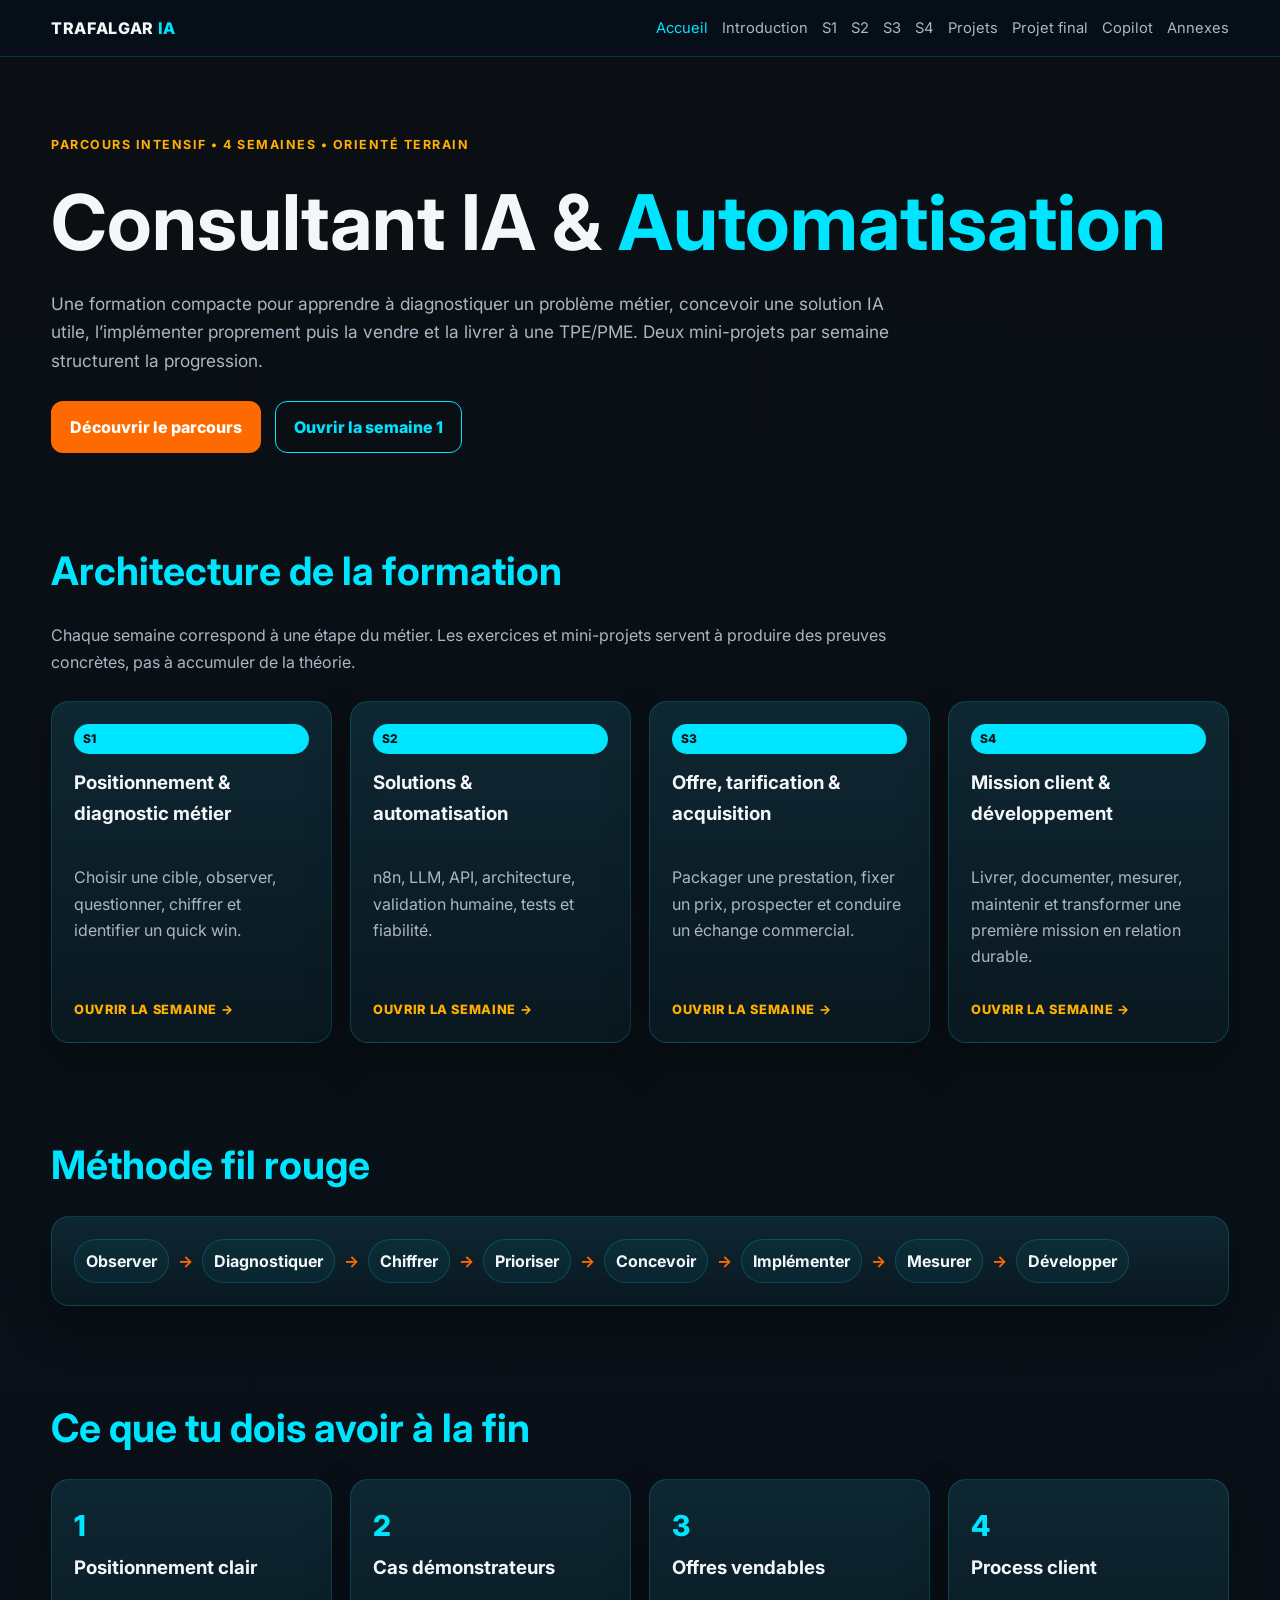
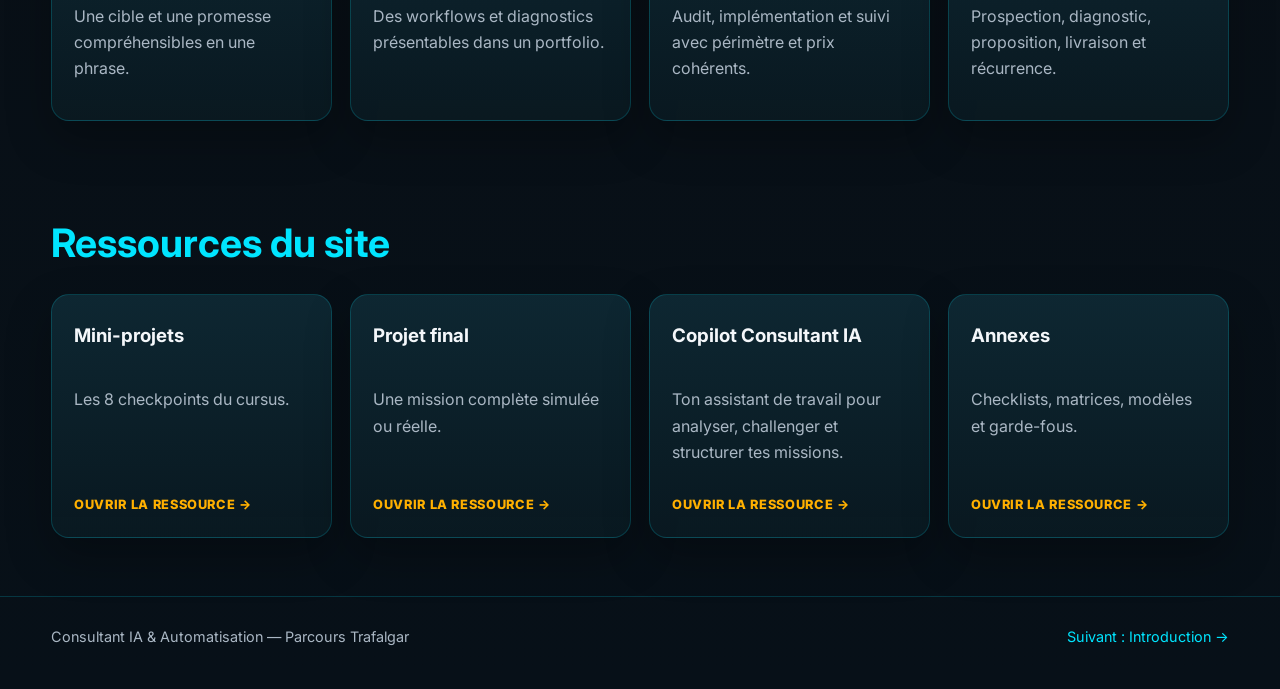
<file: index.html>
<!DOCTYPE html>
<html lang="fr"><head><meta charset="utf-8"/><meta content="width=device-width,initial-scale=1" name="viewport"/><title>Consultant IA &amp; Automatisation — Parcours intensif</title><meta content="Formation pratique en 4 semaines pour devenir consultant IA &amp; automatisation pour TPE/PME." name="description"/><link href="style.css" rel="stylesheet"/></head><body>
<header class="topbar"><div class="wrap nav"><a class="brand" href="index.html">TRAFALGAR <span>IA</span></a><nav class="navlinks"><a class="active" href="index.html">Accueil</a><a href="introduction.html">Introduction</a><a href="semaine-1.html">S1</a><a href="semaine-2.html">S2</a><a href="semaine-3.html">S3</a><a href="semaine-4.html">S4</a><a href="projets.html">Projets</a><a href="projet-final.html">Projet final</a><a href="copilot.html">Copilot</a><a href="annexes.html">Annexes</a></nav></div></header>
<main><section class="hero"><div class="wrap"><div class="eyebrow">Parcours intensif • 4 semaines • orienté terrain</div><h1>Consultant IA &amp; <span>Automatisation</span></h1><p>Une formation compacte pour apprendre à diagnostiquer un problème métier, concevoir une solution IA utile, l’implémenter proprement puis la vendre et la livrer à une TPE/PME. Deux mini-projets par semaine structurent la progression.</p><div class="actions"><a class="btn primary" href="introduction.html">Découvrir le parcours</a><a class="btn secondary" href="semaine-1.html">Ouvrir la semaine 1</a></div></div></section>
<section class="section"><div class="wrap"><h2>Architecture de la formation</h2><p class="section-intro">Chaque semaine correspond à une étape du métier. Les exercices et mini-projets servent à produire des preuves concrètes, pas à accumuler de la théorie.</p><div class="grid">
<a class="card link smart-card" href="semaine-1.html"><span class="tag">S1</span><h3>Positionnement &amp; diagnostic métier</h3><p>Choisir une cible, observer, questionner, chiffrer et identifier un quick win.</p><span class="card-preview">Tu définis qui aider, apprends à séparer faits et hypothèses, conduis un diagnostic puis chiffres une friction avant de proposer un quick win.</span><span class="card-cta">Ouvrir la semaine →</span></a>
<a class="card link smart-card" href="semaine-2.html"><span class="tag">S2</span><h3>Solutions &amp; automatisation</h3><p>n8n, LLM, API, architecture, validation humaine, tests et fiabilité.</p><span class="card-preview">Tu passes du besoin validé à une architecture : n8n, API, LLM, validation humaine, gestion des erreurs et démonstration fiable.</span><span class="card-cta">Ouvrir la semaine →</span></a>
<a class="card link smart-card" href="semaine-3.html"><span class="tag">S3</span><h3>Offre, tarification &amp; acquisition</h3><p>Packager une prestation, fixer un prix, prospecter et conduire un échange commercial.</p><span class="card-preview">Tu transformes tes compétences en offre vendable : périmètre, prix, messages, canaux d’acquisition et entretien découverte.</span><span class="card-cta">Ouvrir la semaine →</span></a>
<a class="card link smart-card" href="semaine-4.html"><span class="tag">S4</span><h3>Mission client &amp; développement</h3><p>Livrer, documenter, mesurer, maintenir et transformer une première mission en relation durable.</p><span class="card-preview">Tu cadres, testes, documentes et livres une mission complète, puis mesures la valeur et prépares la récurrence.</span><span class="card-cta">Ouvrir la semaine →</span></a>
</div></div></section>
<section class="section"><div class="wrap"><h2>Méthode fil rouge</h2><div class="card"><div class="pipeline"><span>Observer</span><b>→</b><span>Diagnostiquer</span><b>→</b><span>Chiffrer</span><b>→</b><span>Prioriser</span><b>→</b><span>Concevoir</span><b>→</b><span>Implémenter</span><b>→</b><span>Mesurer</span><b>→</b><span>Développer</span></div></div></div></section>
<section class="section"><div class="wrap"><h2>Ce que tu dois avoir à la fin</h2><div class="grid"><div class="card"><span class="kpi">1</span><h3>Positionnement clair</h3><p>Une cible et une promesse compréhensibles en une phrase.</p></div><div class="card"><span class="kpi">2</span><h3>Cas démonstrateurs</h3><p>Des workflows et diagnostics présentables dans un portfolio.</p></div><div class="card"><span class="kpi">3</span><h3>Offres vendables</h3><p>Audit, implémentation et suivi avec périmètre et prix cohérents.</p></div><div class="card"><span class="kpi">4</span><h3>Process client</h3><p>Prospection, diagnostic, proposition, livraison et récurrence.</p></div></div></div></section>
<section class="section"><div class="wrap"><h2>Ressources du site</h2><div class="grid"><a class="card link smart-card" href="projets.html"><h3>Mini-projets</h3><p>Les 8 checkpoints du cursus.</p><span class="card-preview">Accède aux 8 checkpoints pratiques : un livrable intermédiaire et un livrable final pour chacune des 4 semaines.</span><span class="card-cta">Ouvrir la ressource →</span></a><a class="card link smart-card" href="projet-final.html"><h3>Projet final</h3><p>Une mission complète simulée ou réelle.</p><span class="card-preview">Assemble diagnostic, architecture, prototype, offre, livraison et mesure dans un dossier de mission complet.</span><span class="card-cta">Ouvrir la ressource →</span></a><a class="card link smart-card" href="copilot.html"><h3>Copilot Consultant IA</h3><p>Ton assistant de travail pour analyser, challenger et structurer tes missions.</p><span class="card-preview">Utilise le Copilot comme assistant de diagnostic et de critique, avec des commandes guidées et un prompt maître.</span><span class="card-cta">Ouvrir la ressource →</span></a><a class="card link smart-card" href="annexes.html"><h3>Annexes</h3><p>Checklists, matrices, modèles et garde-fous.</p><span class="card-preview">Retrouve matrices, checklists, formules, modèles de proposition et garde-fous techniques et RGPD.</span><span class="card-cta">Ouvrir la ressource →</span></a></div></div></section>
</main><footer><div class="wrap footer-nav"><span>Consultant IA &amp; Automatisation — Parcours Trafalgar</span><a href="introduction.html">Suivant : Introduction →</a></div></footer></body></html>
</file>
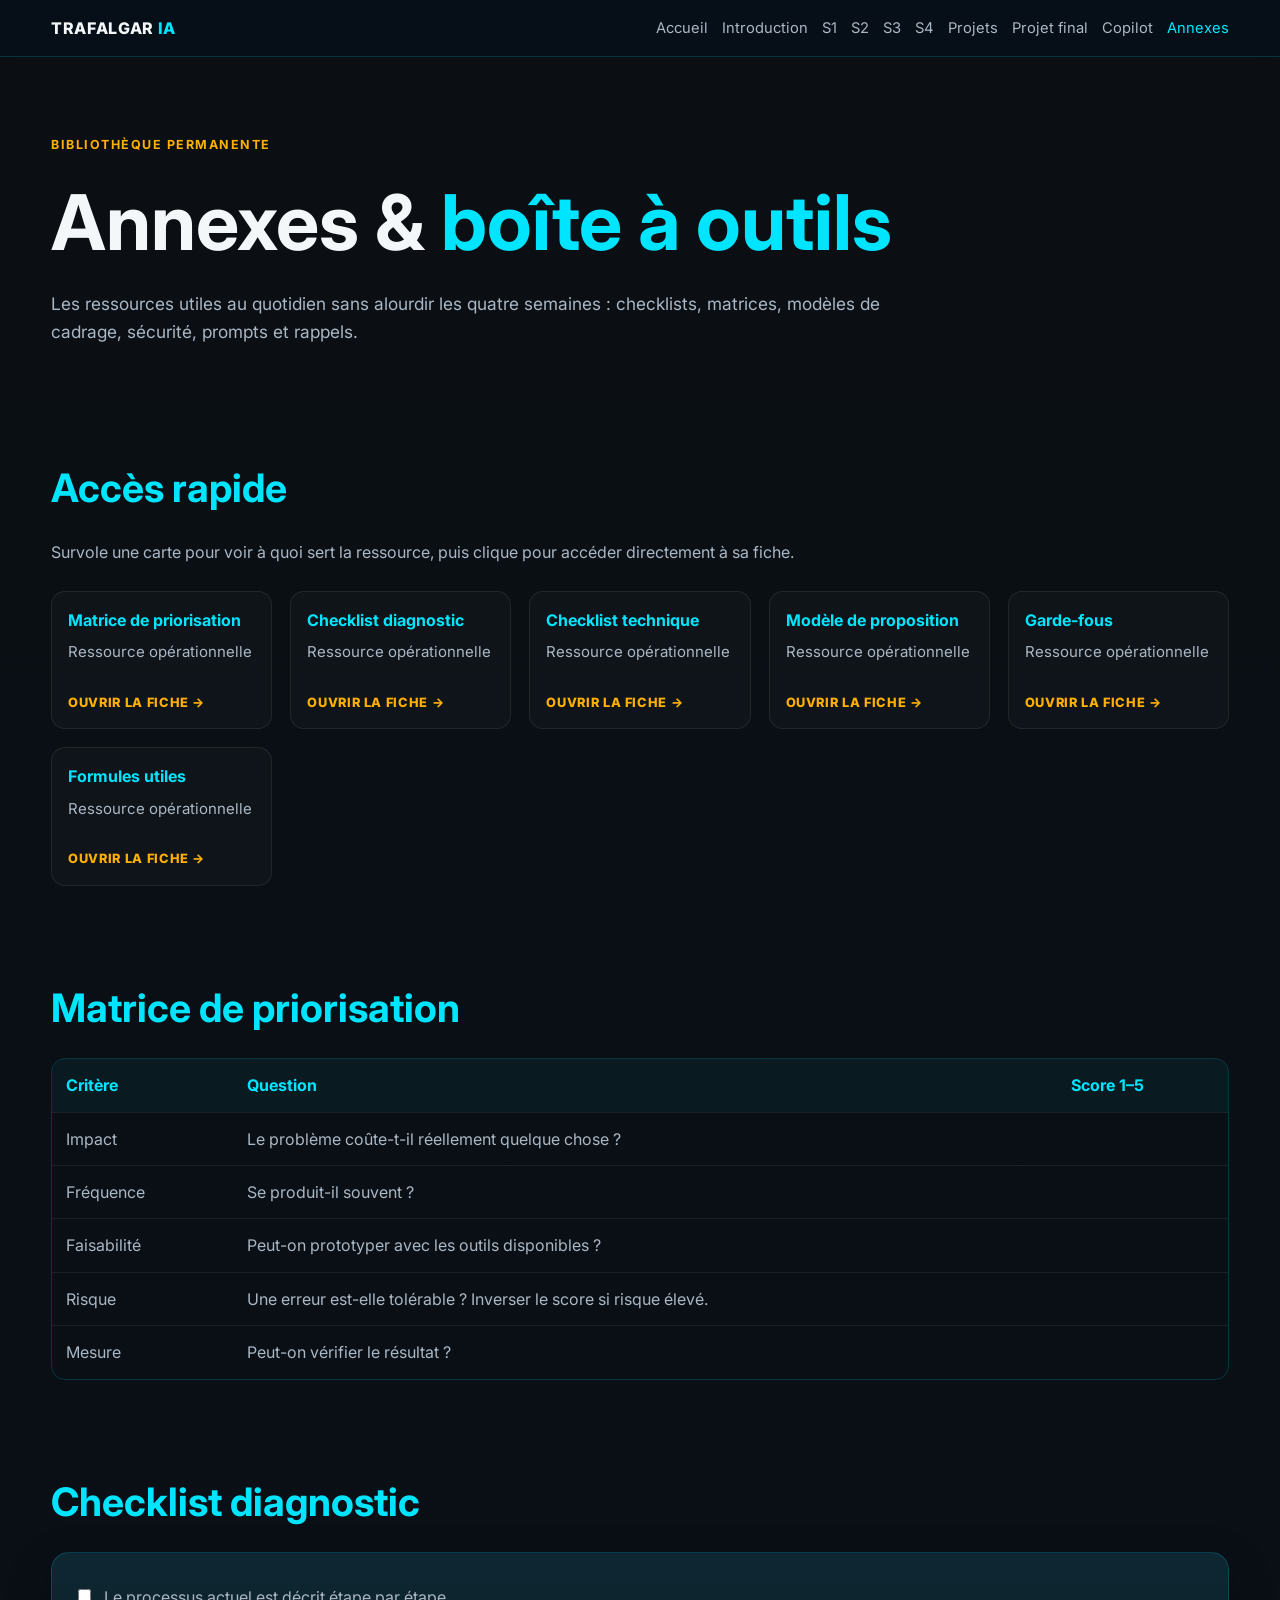
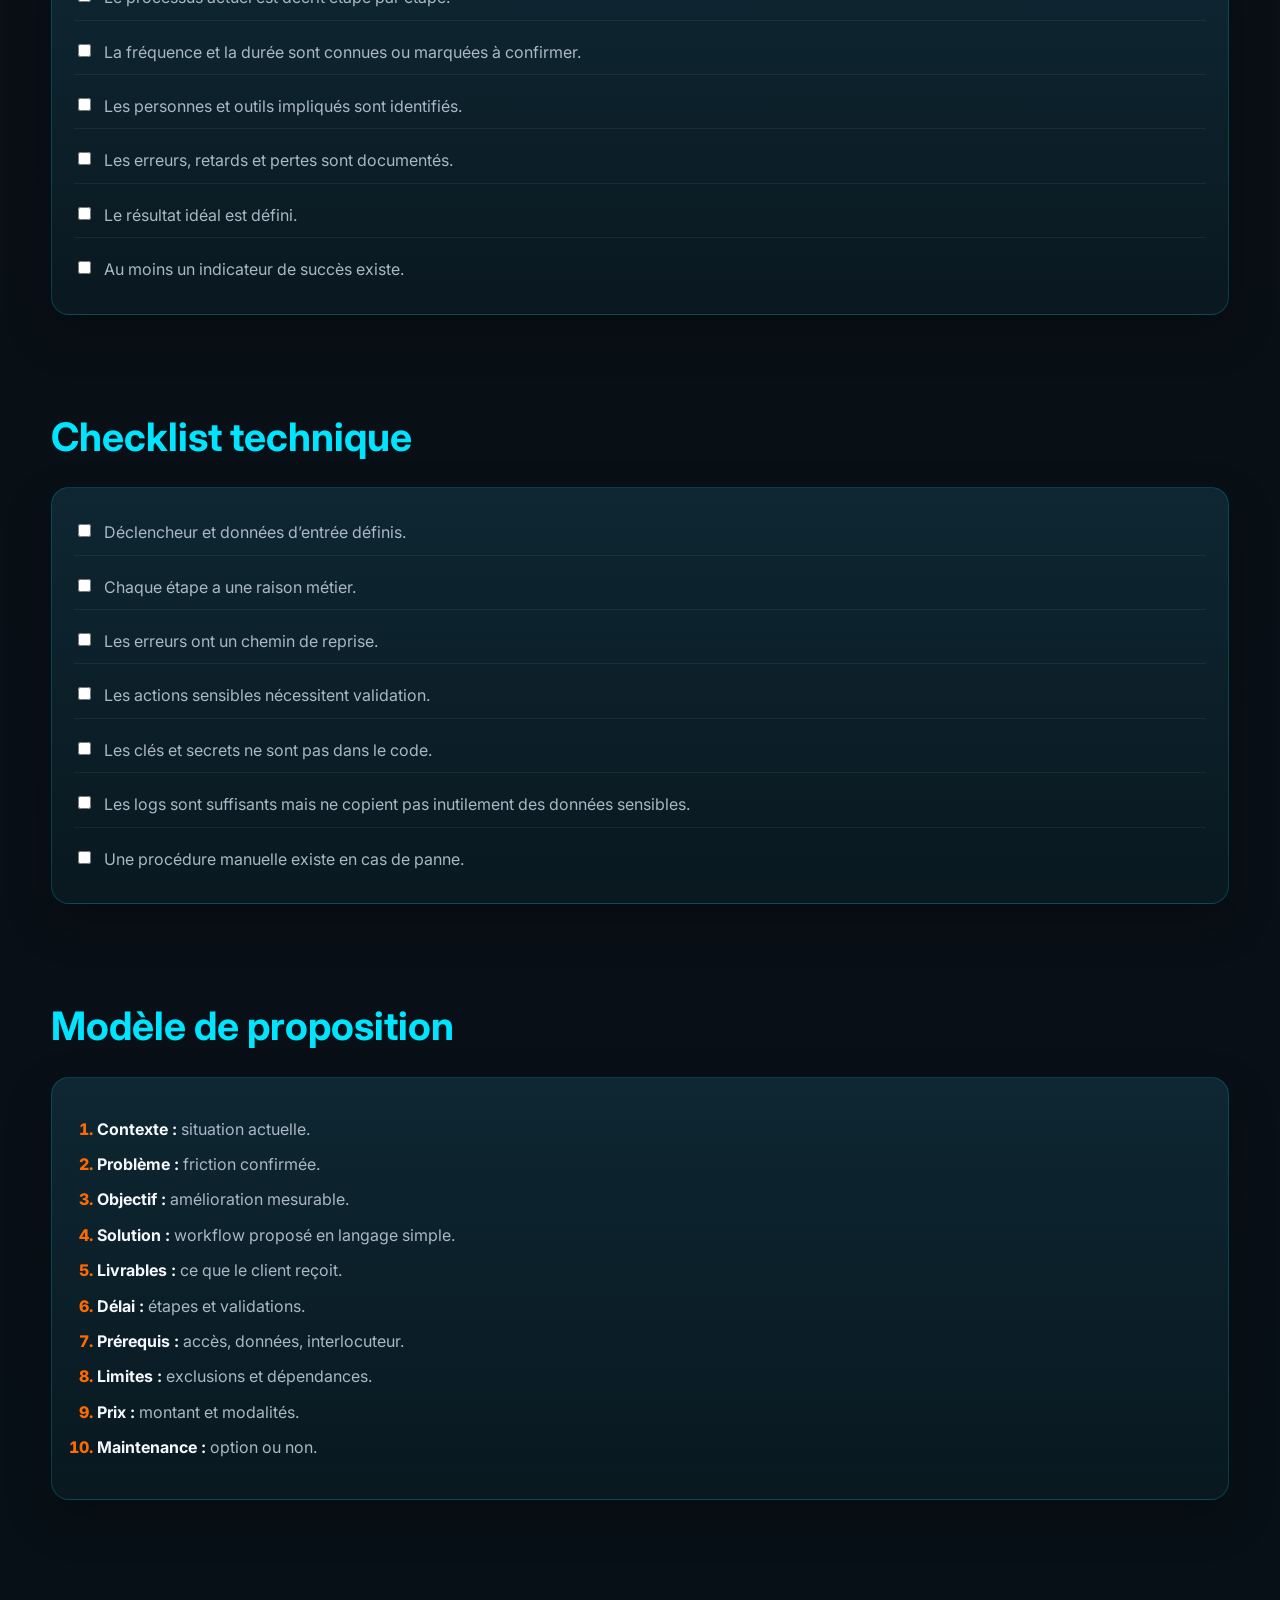
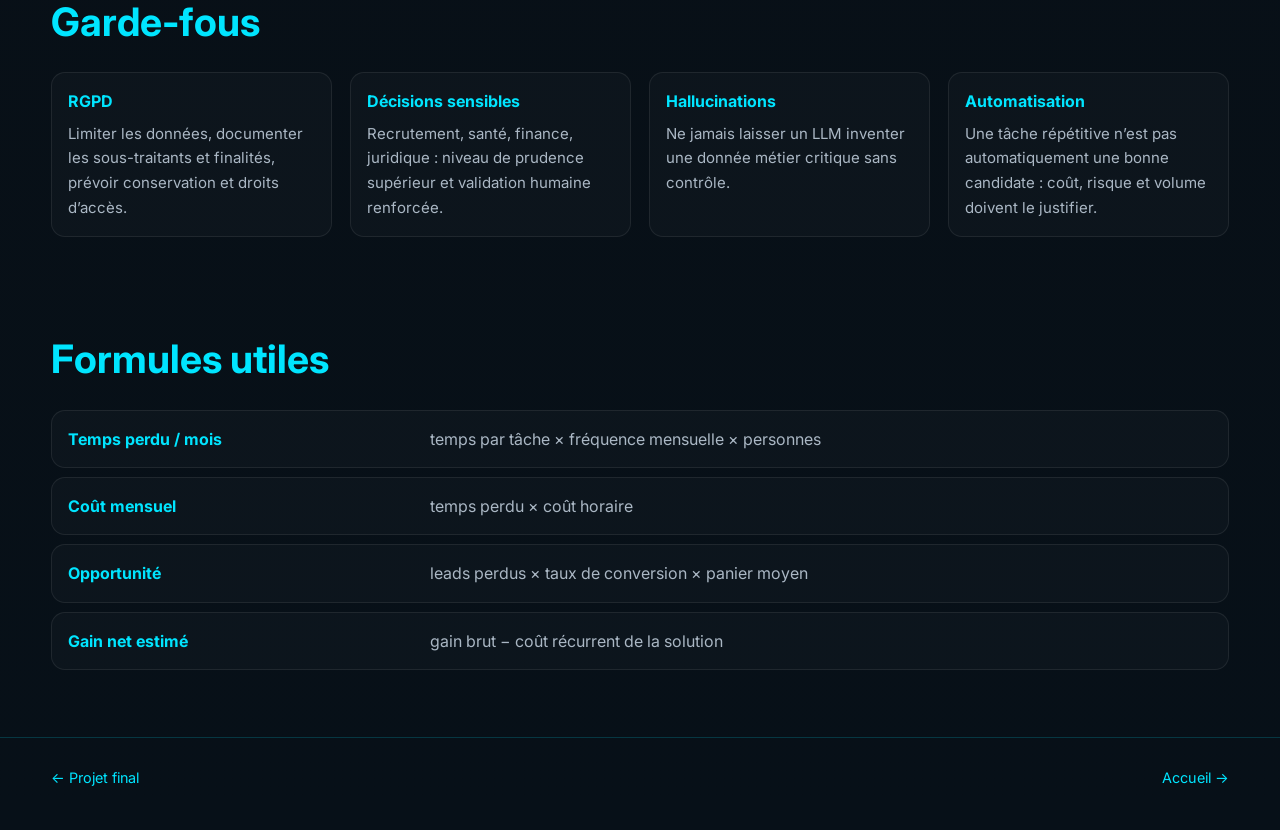
<file: annexes.html>
<!DOCTYPE html>
<html lang="fr"><head><meta charset="utf-8"/><meta content="width=device-width,initial-scale=1" name="viewport"/><title>Annexes — Consultant IA</title><link href="style.css" rel="stylesheet"/></head><body>
<header class="topbar"><div class="wrap nav"><a class="brand" href="index.html">TRAFALGAR <span>IA</span></a><nav class="navlinks"><a href="index.html">Accueil</a><a href="introduction.html">Introduction</a><a href="semaine-1.html">S1</a><a href="semaine-2.html">S2</a><a href="semaine-3.html">S3</a><a href="semaine-4.html">S4</a><a href="projets.html">Projets</a><a href="projet-final.html">Projet final</a><a href="copilot.html">Copilot</a><a class="active" href="annexes.html">Annexes</a></nav></div></header>
<main><section class="hero"><div class="wrap"><div class="eyebrow">Bibliothèque permanente</div><h1>Annexes &amp; <span>boîte à outils</span></h1><p>Les ressources utiles au quotidien sans alourdir les quatre semaines : checklists, matrices, modèles de cadrage, sécurité, prompts et rappels.</p></div></section><section class="section quick-nav"><div class="wrap"><h2>Accès rapide</h2><p class="section-intro">Survole une carte pour voir à quoi sert la ressource, puis clique pour accéder directement à sa fiche.</p><div class="grid compact"><a class="mini-card smart-card" href="#priorisation"><strong>Matrice de priorisation</strong><span>Ressource opérationnelle</span><span class="card-preview">Comparer plusieurs problèmes avant d’investir du temps : impact, fréquence, faisabilité, risque et mesure.</span><span class="card-cta">Ouvrir la fiche →</span></a><a class="mini-card smart-card" href="#check-diagnostic"><strong>Checklist diagnostic</strong><span>Ressource opérationnelle</span><span class="card-preview">Vérifier que le processus, les acteurs, les pertes et l’indicateur de succès sont suffisamment documentés.</span><span class="card-cta">Ouvrir la fiche →</span></a><a class="mini-card smart-card" href="#check-technique"><strong>Checklist technique</strong><span>Ressource opérationnelle</span><span class="card-preview">Contrôler déclencheurs, erreurs, validation humaine, secrets, logs et procédure manuelle de secours.</span><span class="card-cta">Ouvrir la fiche →</span></a><a class="mini-card smart-card" href="#proposition"><strong>Modèle de proposition</strong><span>Ressource opérationnelle</span><span class="card-preview">Structurer une proposition client de manière claire : contexte, objectif, solution, livrables, limites, prix et maintenance.</span><span class="card-cta">Ouvrir la fiche →</span></a><a class="mini-card smart-card" href="#gardefous"><strong>Garde-fous</strong><span>Ressource opérationnelle</span><span class="card-preview">Revoir les points de vigilance : RGPD, décisions sensibles, hallucinations et automatisations mal dimensionnées.</span><span class="card-cta">Ouvrir la fiche →</span></a><a class="mini-card smart-card" href="#formules"><strong>Formules utiles</strong><span>Ressource opérationnelle</span><span class="card-preview">Retrouver les calculs simples pour estimer temps perdu, coût, opportunité et gain net estimé.</span><span class="card-cta">Ouvrir la fiche →</span></a></div></div></section>
<section class="section anchor-target" id="priorisation"><div class="wrap"><h2>Matrice de priorisation</h2><div class="table-wrap"><table class="table"><thead><tr><th>Critère</th><th>Question</th><th>Score 1–5</th></tr></thead><tbody><tr><td>Impact</td><td>Le problème coûte-t-il réellement quelque chose ?</td><td></td></tr><tr><td>Fréquence</td><td>Se produit-il souvent ?</td><td></td></tr><tr><td>Faisabilité</td><td>Peut-on prototyper avec les outils disponibles ?</td><td></td></tr><tr><td>Risque</td><td>Une erreur est-elle tolérable ? Inverser le score si risque élevé.</td><td></td></tr><tr><td>Mesure</td><td>Peut-on vérifier le résultat ?</td><td></td></tr></tbody></table></div></div></section>
<section class="section anchor-target" id="check-diagnostic"><div class="wrap"><h2>Checklist diagnostic</h2><div class="card checklist"><label><input type="checkbox"/>Le processus actuel est décrit étape par étape.</label><label><input type="checkbox"/>La fréquence et la durée sont connues ou marquées à confirmer.</label><label><input type="checkbox"/>Les personnes et outils impliqués sont identifiés.</label><label><input type="checkbox"/>Les erreurs, retards et pertes sont documentés.</label><label><input type="checkbox"/>Le résultat idéal est défini.</label><label><input type="checkbox"/>Au moins un indicateur de succès existe.</label></div></div></section>
<section class="section anchor-target" id="check-technique"><div class="wrap"><h2>Checklist technique</h2><div class="card checklist"><label><input type="checkbox"/>Déclencheur et données d’entrée définis.</label><label><input type="checkbox"/>Chaque étape a une raison métier.</label><label><input type="checkbox"/>Les erreurs ont un chemin de reprise.</label><label><input type="checkbox"/>Les actions sensibles nécessitent validation.</label><label><input type="checkbox"/>Les clés et secrets ne sont pas dans le code.</label><label><input type="checkbox"/>Les logs sont suffisants mais ne copient pas inutilement des données sensibles.</label><label><input type="checkbox"/>Une procédure manuelle existe en cas de panne.</label></div></div></section>
<section class="section anchor-target" id="proposition"><div class="wrap"><h2>Modèle de proposition</h2><div class="card"><ol class="numbered"><li><strong>Contexte :</strong> situation actuelle.</li><li><strong>Problème :</strong> friction confirmée.</li><li><strong>Objectif :</strong> amélioration mesurable.</li><li><strong>Solution :</strong> workflow proposé en langage simple.</li><li><strong>Livrables :</strong> ce que le client reçoit.</li><li><strong>Délai :</strong> étapes et validations.</li><li><strong>Prérequis :</strong> accès, données, interlocuteur.</li><li><strong>Limites :</strong> exclusions et dépendances.</li><li><strong>Prix :</strong> montant et modalités.</li><li><strong>Maintenance :</strong> option ou non.</li></ol></div></div></section>
<section class="section anchor-target" id="gardefous"><div class="wrap"><h2>Garde-fous</h2><div class="grid compact"><div class="mini-card"><strong>RGPD</strong><span>Limiter les données, documenter les sous-traitants et finalités, prévoir conservation et droits d’accès.</span></div><div class="mini-card"><strong>Décisions sensibles</strong><span>Recrutement, santé, finance, juridique : niveau de prudence supérieur et validation humaine renforcée.</span></div><div class="mini-card"><strong>Hallucinations</strong><span>Ne jamais laisser un LLM inventer une donnée métier critique sans contrôle.</span></div><div class="mini-card"><strong>Automatisation</strong><span>Une tâche répétitive n’est pas automatiquement une bonne candidate : coût, risque et volume doivent le justifier.</span></div></div></div></section>
<section class="section anchor-target" id="formules"><div class="wrap"><h2>Formules utiles</h2><div class="formula"><strong>Temps perdu / mois</strong><span>temps par tâche × fréquence mensuelle × personnes</span></div><div class="formula"><strong>Coût mensuel</strong><span>temps perdu × coût horaire</span></div><div class="formula"><strong>Opportunité</strong><span>leads perdus × taux de conversion × panier moyen</span></div><div class="formula"><strong>Gain net estimé</strong><span>gain brut − coût récurrent de la solution</span></div></div></section>
</main><footer><div class="wrap footer-nav"><a href="projet-final.html">← Projet final</a><a href="index.html">Accueil →</a></div></footer></body></html>
</file>
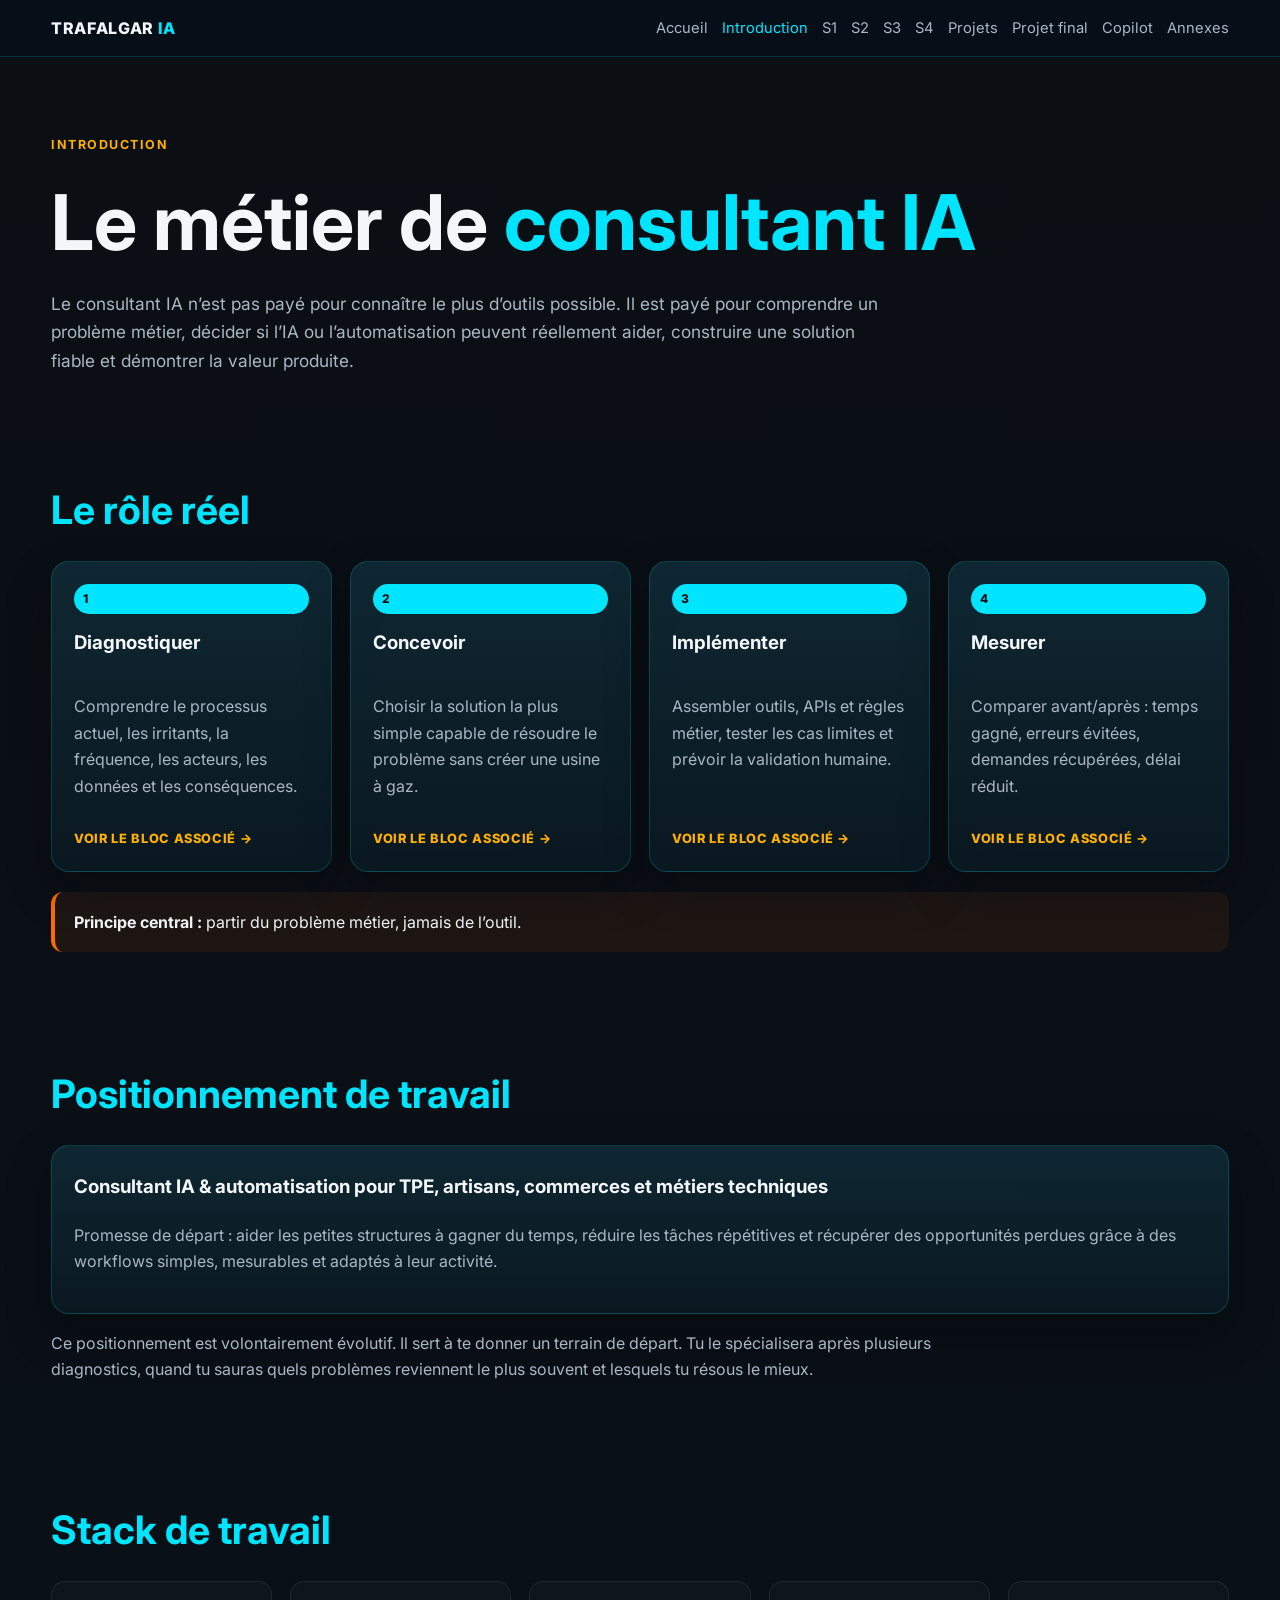
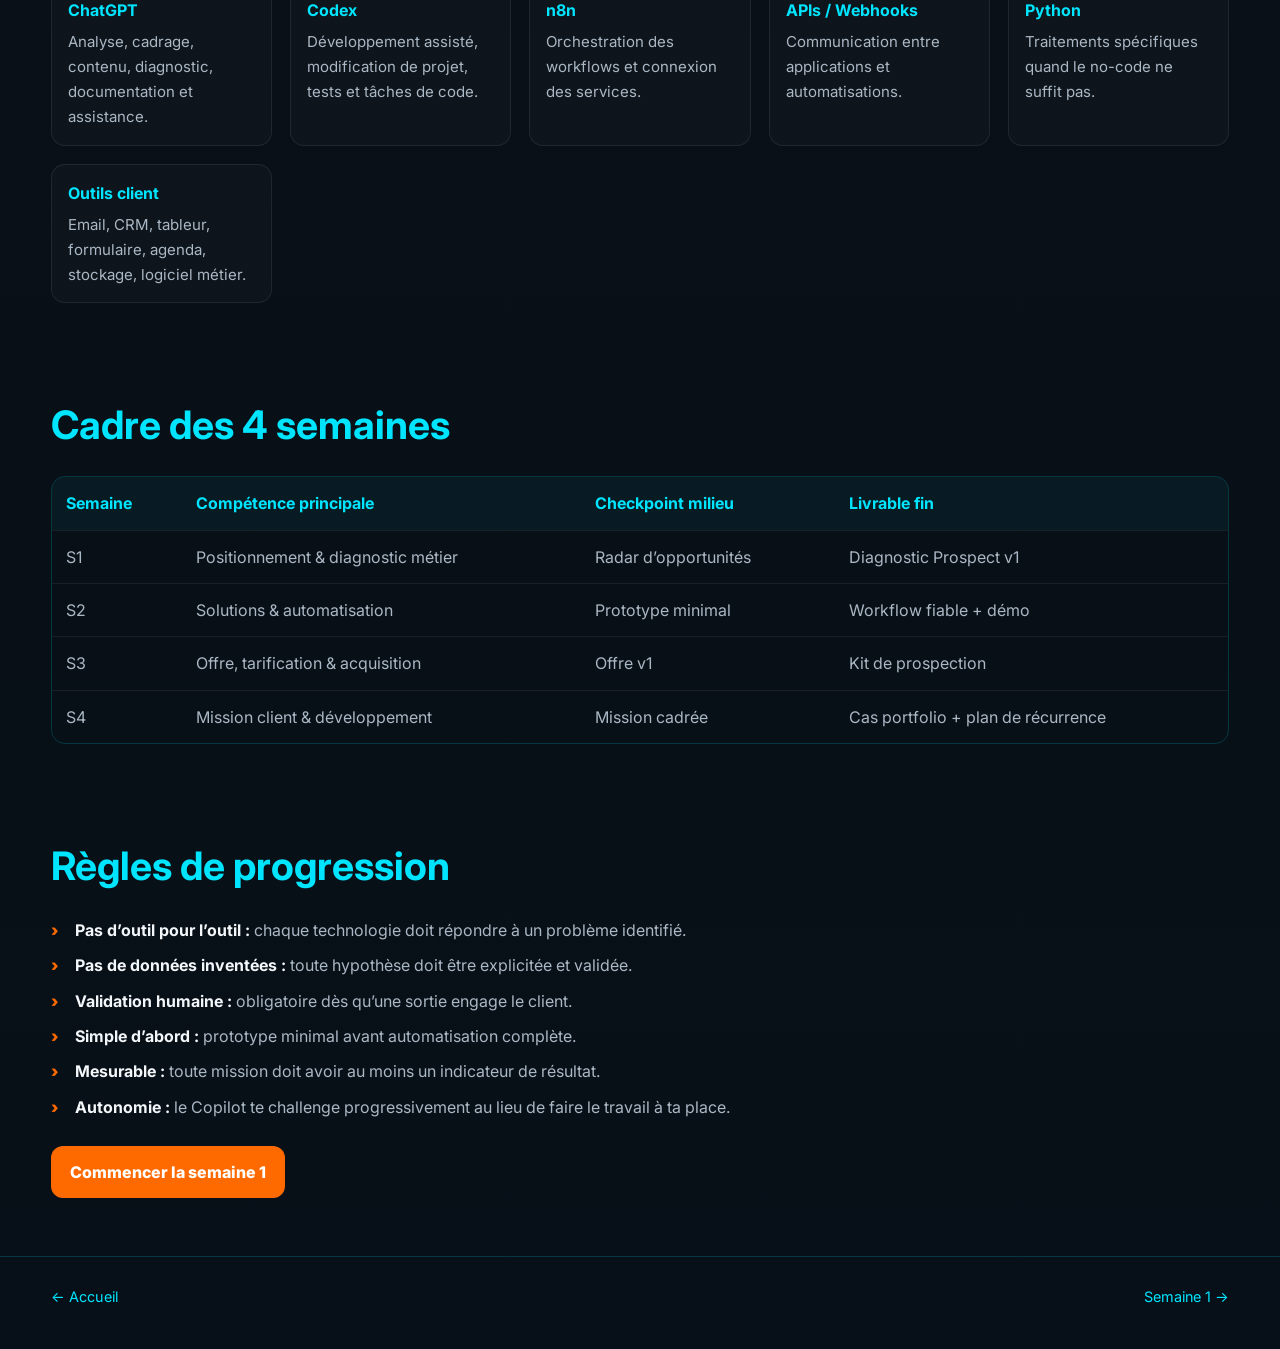
<file: introduction.html>
<!DOCTYPE html>
<html lang="fr"><head><meta charset="utf-8"/><meta content="width=device-width,initial-scale=1" name="viewport"/><title>Introduction — Consultant IA</title><link href="style.css" rel="stylesheet"/></head><body>
<header class="topbar"><div class="wrap nav"><a class="brand" href="index.html">TRAFALGAR <span>IA</span></a><nav class="navlinks"><a href="index.html">Accueil</a><a class="active" href="introduction.html">Introduction</a><a href="semaine-1.html">S1</a><a href="semaine-2.html">S2</a><a href="semaine-3.html">S3</a><a href="semaine-4.html">S4</a><a href="projets.html">Projets</a><a href="projet-final.html">Projet final</a><a href="copilot.html">Copilot</a><a href="annexes.html">Annexes</a></nav></div></header>
<main><section class="hero"><div class="wrap"><div class="eyebrow">Introduction</div><h1>Le métier de <span>consultant IA</span></h1><p>Le consultant IA n’est pas payé pour connaître le plus d’outils possible. Il est payé pour comprendre un problème métier, décider si l’IA ou l’automatisation peuvent réellement aider, construire une solution fiable et démontrer la valeur produite.</p></div></section>
<section class="section"><div class="wrap"><h2>Le rôle réel</h2><div class="grid"><a class="card link smart-card" href="semaine-1.html#diagnostic"><span class="tag">1</span><h3>Diagnostiquer</h3><p>Comprendre le processus actuel, les irritants, la fréquence, les acteurs, les données et les conséquences.</p><span class="card-preview">Tu apprends à observer un processus, poser les bonnes questions et quantifier la friction avant toute proposition technique.</span><span class="card-cta">Voir le bloc associé →</span></a><a class="card link smart-card" href="semaine-2.html#workflow"><span class="tag">2</span><h3>Concevoir</h3><p>Choisir la solution la plus simple capable de résoudre le problème sans créer une usine à gaz.</p><span class="card-preview">Tu traduis le besoin en workflow lisible, choisis les briques utiles et évites la sur-complexité.</span><span class="card-cta">Voir le bloc associé →</span></a><a class="card link smart-card" href="semaine-2.html#fiabilite"><span class="tag">3</span><h3>Implémenter</h3><p>Assembler outils, APIs et règles métier, tester les cas limites et prévoir la validation humaine.</p><span class="card-preview">Tu construis, testes et sécurises la solution avec validations, erreurs, logs et plan de reprise.</span><span class="card-cta">Voir le bloc associé →</span></a><a class="card link smart-card" href="semaine-4.html#mesure"><span class="tag">4</span><h3>Mesurer</h3><p>Comparer avant/après : temps gagné, erreurs évitées, demandes récupérées, délai réduit.</p><span class="card-preview">Tu définis les indicateurs avant/après et vérifies que la solution produit une amélioration réelle.</span><span class="card-cta">Voir le bloc associé →</span></a></div><div class="callout"><strong>Principe central :</strong> partir du problème métier, jamais de l’outil.</div></div></section>
<section class="section"><div class="wrap"><h2>Positionnement de travail</h2><div class="card"><h3>Consultant IA &amp; automatisation pour TPE, artisans, commerces et métiers techniques</h3><p>Promesse de départ : aider les petites structures à gagner du temps, réduire les tâches répétitives et récupérer des opportunités perdues grâce à des workflows simples, mesurables et adaptés à leur activité.</p></div><p class="section-intro">Ce positionnement est volontairement évolutif. Il sert à te donner un terrain de départ. Tu le spécialisera après plusieurs diagnostics, quand tu sauras quels problèmes reviennent le plus souvent et lesquels tu résous le mieux.</p></div></section>
<section class="section"><div class="wrap"><h2>Stack de travail</h2><div class="grid compact"><div class="mini-card"><strong>ChatGPT</strong><span>Analyse, cadrage, contenu, diagnostic, documentation et assistance.</span></div><div class="mini-card"><strong>Codex</strong><span>Développement assisté, modification de projet, tests et tâches de code.</span></div><div class="mini-card"><strong>n8n</strong><span>Orchestration des workflows et connexion des services.</span></div><div class="mini-card"><strong>APIs / Webhooks</strong><span>Communication entre applications et automatisations.</span></div><div class="mini-card"><strong>Python</strong><span>Traitements spécifiques quand le no-code ne suffit pas.</span></div><div class="mini-card"><strong>Outils client</strong><span>Email, CRM, tableur, formulaire, agenda, stockage, logiciel métier.</span></div></div></div></section>
<section class="section"><div class="wrap"><h2>Cadre des 4 semaines</h2><div class="table-wrap"><table class="table"><thead><tr><th>Semaine</th><th>Compétence principale</th><th>Checkpoint milieu</th><th>Livrable fin</th></tr></thead><tbody><tr><td>S1</td><td>Positionnement &amp; diagnostic métier</td><td>Radar d’opportunités</td><td>Diagnostic Prospect v1</td></tr><tr><td>S2</td><td>Solutions &amp; automatisation</td><td>Prototype minimal</td><td>Workflow fiable + démo</td></tr><tr><td>S3</td><td>Offre, tarification &amp; acquisition</td><td>Offre v1</td><td>Kit de prospection</td></tr><tr><td>S4</td><td>Mission client &amp; développement</td><td>Mission cadrée</td><td>Cas portfolio + plan de récurrence</td></tr></tbody></table></div></div></section>
<section class="section"><div class="wrap"><h2>Règles de progression</h2><ul class="list"><li><strong>Pas d’outil pour l’outil :</strong> chaque technologie doit répondre à un problème identifié.</li><li><strong>Pas de données inventées :</strong> toute hypothèse doit être explicitée et validée.</li><li><strong>Validation humaine :</strong> obligatoire dès qu’une sortie engage le client.</li><li><strong>Simple d’abord :</strong> prototype minimal avant automatisation complète.</li><li><strong>Mesurable :</strong> toute mission doit avoir au moins un indicateur de résultat.</li><li><strong>Autonomie :</strong> le Copilot te challenge progressivement au lieu de faire le travail à ta place.</li></ul><div class="actions"><a class="btn primary" href="semaine-1.html">Commencer la semaine 1</a></div></div></section>
</main><footer><div class="wrap footer-nav"><a href="index.html">← Accueil</a><a href="semaine-1.html">Semaine 1 →</a></div></footer></body></html>
</file>
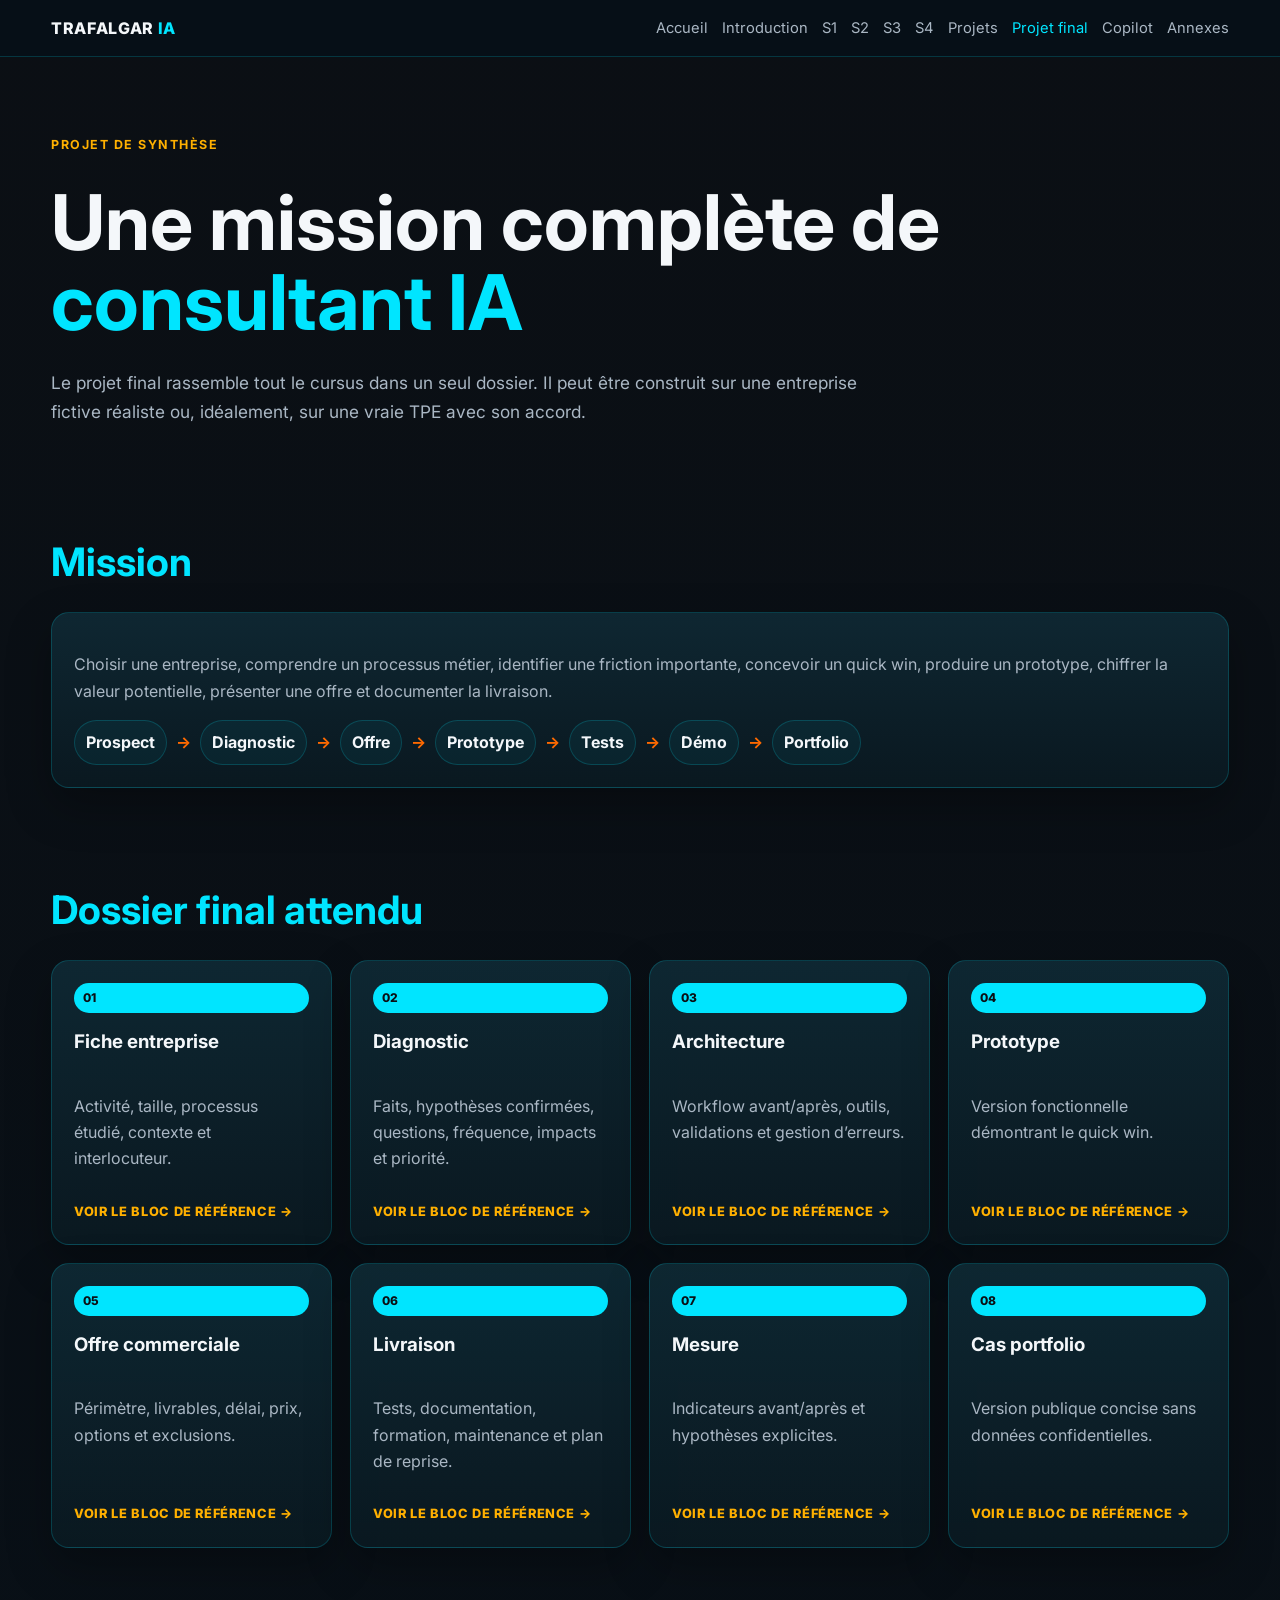
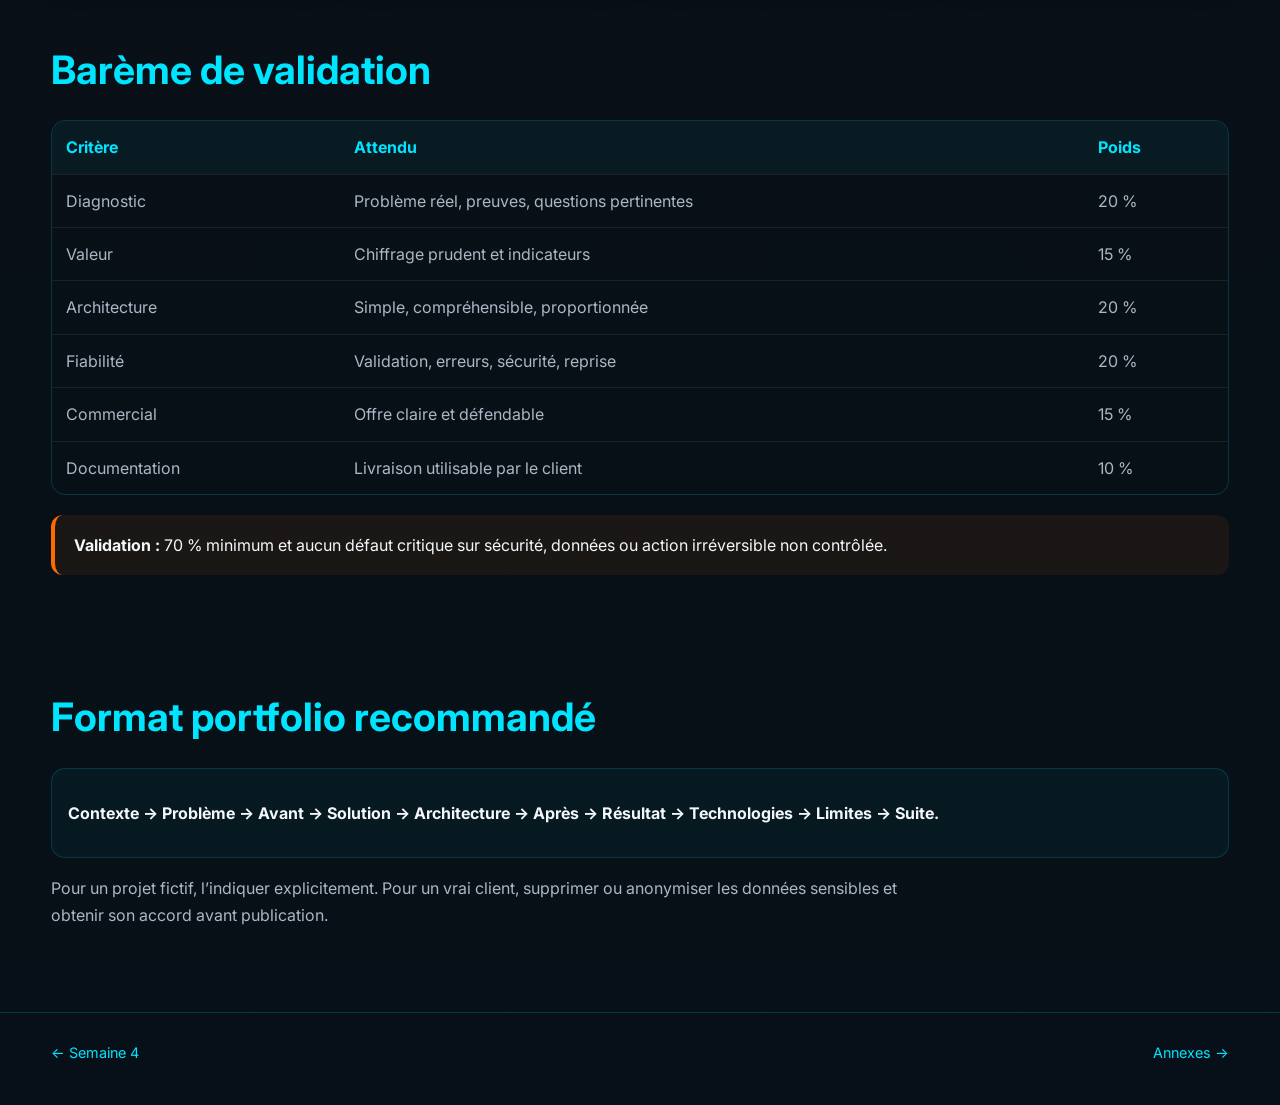
<file: projet-final.html>
<!DOCTYPE html>
<html lang="fr"><head><meta charset="utf-8"/><meta content="width=device-width,initial-scale=1" name="viewport"/><title>Projet final — Consultant IA</title><link href="style.css" rel="stylesheet"/></head><body>
<header class="topbar"><div class="wrap nav"><a class="brand" href="index.html">TRAFALGAR <span>IA</span></a><nav class="navlinks"><a href="index.html">Accueil</a><a href="introduction.html">Introduction</a><a href="semaine-1.html">S1</a><a href="semaine-2.html">S2</a><a href="semaine-3.html">S3</a><a href="semaine-4.html">S4</a><a href="projets.html">Projets</a><a class="active" href="projet-final.html">Projet final</a><a href="copilot.html">Copilot</a><a href="annexes.html">Annexes</a></nav></div></header>
<main><section class="hero"><div class="wrap"><div class="eyebrow">Projet de synthèse</div><h1>Une mission complète de <span>consultant IA</span></h1><p>Le projet final rassemble tout le cursus dans un seul dossier. Il peut être construit sur une entreprise fictive réaliste ou, idéalement, sur une vraie TPE avec son accord.</p></div></section>
<section class="section"><div class="wrap"><h2>Mission</h2><div class="card"><p>Choisir une entreprise, comprendre un processus métier, identifier une friction importante, concevoir un quick win, produire un prototype, chiffrer la valeur potentielle, présenter une offre et documenter la livraison.</p><div class="pipeline"><span>Prospect</span><b>→</b><span>Diagnostic</span><b>→</b><span>Offre</span><b>→</b><span>Prototype</span><b>→</b><span>Tests</span><b>→</b><span>Démo</span><b>→</b><span>Portfolio</span></div></div></div></section>
<section class="section"><div class="wrap"><h2>Dossier final attendu</h2><div class="grid"><a class="card link smart-card" href="semaine-1.html#observation"><span class="tag">01</span><h3>Fiche entreprise</h3><p>Activité, taille, processus étudié, contexte et interlocuteur.</p><span class="card-preview">Vérifie que le contexte est suffisamment précis pour comprendre l’entreprise, le processus étudié et les personnes concernées.</span><span class="card-cta">Voir le bloc de référence →</span></a><a class="card link smart-card" href="semaine-1.html#diagnostic"><span class="tag">02</span><h3>Diagnostic</h3><p>Faits, hypothèses confirmées, questions, fréquence, impacts et priorité.</p><span class="card-preview">Reprends la méthode de diagnostic : faits, hypothèses, questions, fréquence, conséquences et métriques.</span><span class="card-cta">Voir le bloc de référence →</span></a><a class="card link smart-card" href="semaine-2.html#workflow"><span class="tag">03</span><h3>Architecture</h3><p>Workflow avant/après, outils, validations et gestion d’erreurs.</p><span class="card-preview">Formalise le workflow avant/après, les entrées, traitements, validations, sorties et outils retenus.</span><span class="card-cta">Voir le bloc de référence →</span></a><a class="card link smart-card" href="semaine-2.html#mini1"><span class="tag">04</span><h3>Prototype</h3><p>Version fonctionnelle démontrant le quick win.</p><span class="card-preview">Construis d’abord une preuve de faisabilité minimale avant de complexifier la solution.</span><span class="card-cta">Voir le bloc de référence →</span></a><a class="card link smart-card" href="semaine-3.html#offre"><span class="tag">05</span><h3>Offre commerciale</h3><p>Périmètre, livrables, délai, prix, options et exclusions.</p><span class="card-preview">Présente le résultat vendu, le périmètre, les livrables, le délai, les limites, le prix et les options.</span><span class="card-cta">Voir le bloc de référence →</span></a><a class="card link smart-card" href="semaine-4.html#documentation"><span class="tag">06</span><h3>Livraison</h3><p>Tests, documentation, formation, maintenance et plan de reprise.</p><span class="card-preview">Prépare tests, documentation, transfert de compétences, maintenance et procédure de reprise.</span><span class="card-cta">Voir le bloc de référence →</span></a><a class="card link smart-card" href="semaine-4.html#mesure"><span class="tag">07</span><h3>Mesure</h3><p>Indicateurs avant/après et hypothèses explicites.</p><span class="card-preview">Définis les indicateurs avant/après et sépare clairement résultats mesurés et hypothèses.</span><span class="card-cta">Voir le bloc de référence →</span></a><a class="card link smart-card" href="semaine-4.html#mini2"><span class="tag">08</span><h3>Cas portfolio</h3><p>Version publique concise sans données confidentielles.</p><span class="card-preview">Transforme le travail en cas public clair, anonymisé et utile pour prouver ta méthode à de futurs prospects.</span><span class="card-cta">Voir le bloc de référence →</span></a></div></div></section>
<section class="section"><div class="wrap"><h2>Barème de validation</h2><div class="table-wrap"><table class="table"><thead><tr><th>Critère</th><th>Attendu</th><th>Poids</th></tr></thead><tbody><tr><td>Diagnostic</td><td>Problème réel, preuves, questions pertinentes</td><td>20 %</td></tr><tr><td>Valeur</td><td>Chiffrage prudent et indicateurs</td><td>15 %</td></tr><tr><td>Architecture</td><td>Simple, compréhensible, proportionnée</td><td>20 %</td></tr><tr><td>Fiabilité</td><td>Validation, erreurs, sécurité, reprise</td><td>20 %</td></tr><tr><td>Commercial</td><td>Offre claire et défendable</td><td>15 %</td></tr><tr><td>Documentation</td><td>Livraison utilisable par le client</td><td>10 %</td></tr></tbody></table></div><div class="callout"><strong>Validation :</strong> 70 % minimum et aucun défaut critique sur sécurité, données ou action irréversible non contrôlée.</div></div></section>
<section class="section"><div class="wrap"><h2>Format portfolio recommandé</h2><div class="template"><p><strong>Contexte → Problème → Avant → Solution → Architecture → Après → Résultat → Technologies → Limites → Suite.</strong></p></div><p class="section-intro">Pour un projet fictif, l’indiquer explicitement. Pour un vrai client, supprimer ou anonymiser les données sensibles et obtenir son accord avant publication.</p></div></section>
</main><footer><div class="wrap footer-nav"><a href="semaine-4.html">← Semaine 4</a><a href="annexes.html">Annexes →</a></div></footer></body></html>
</file>
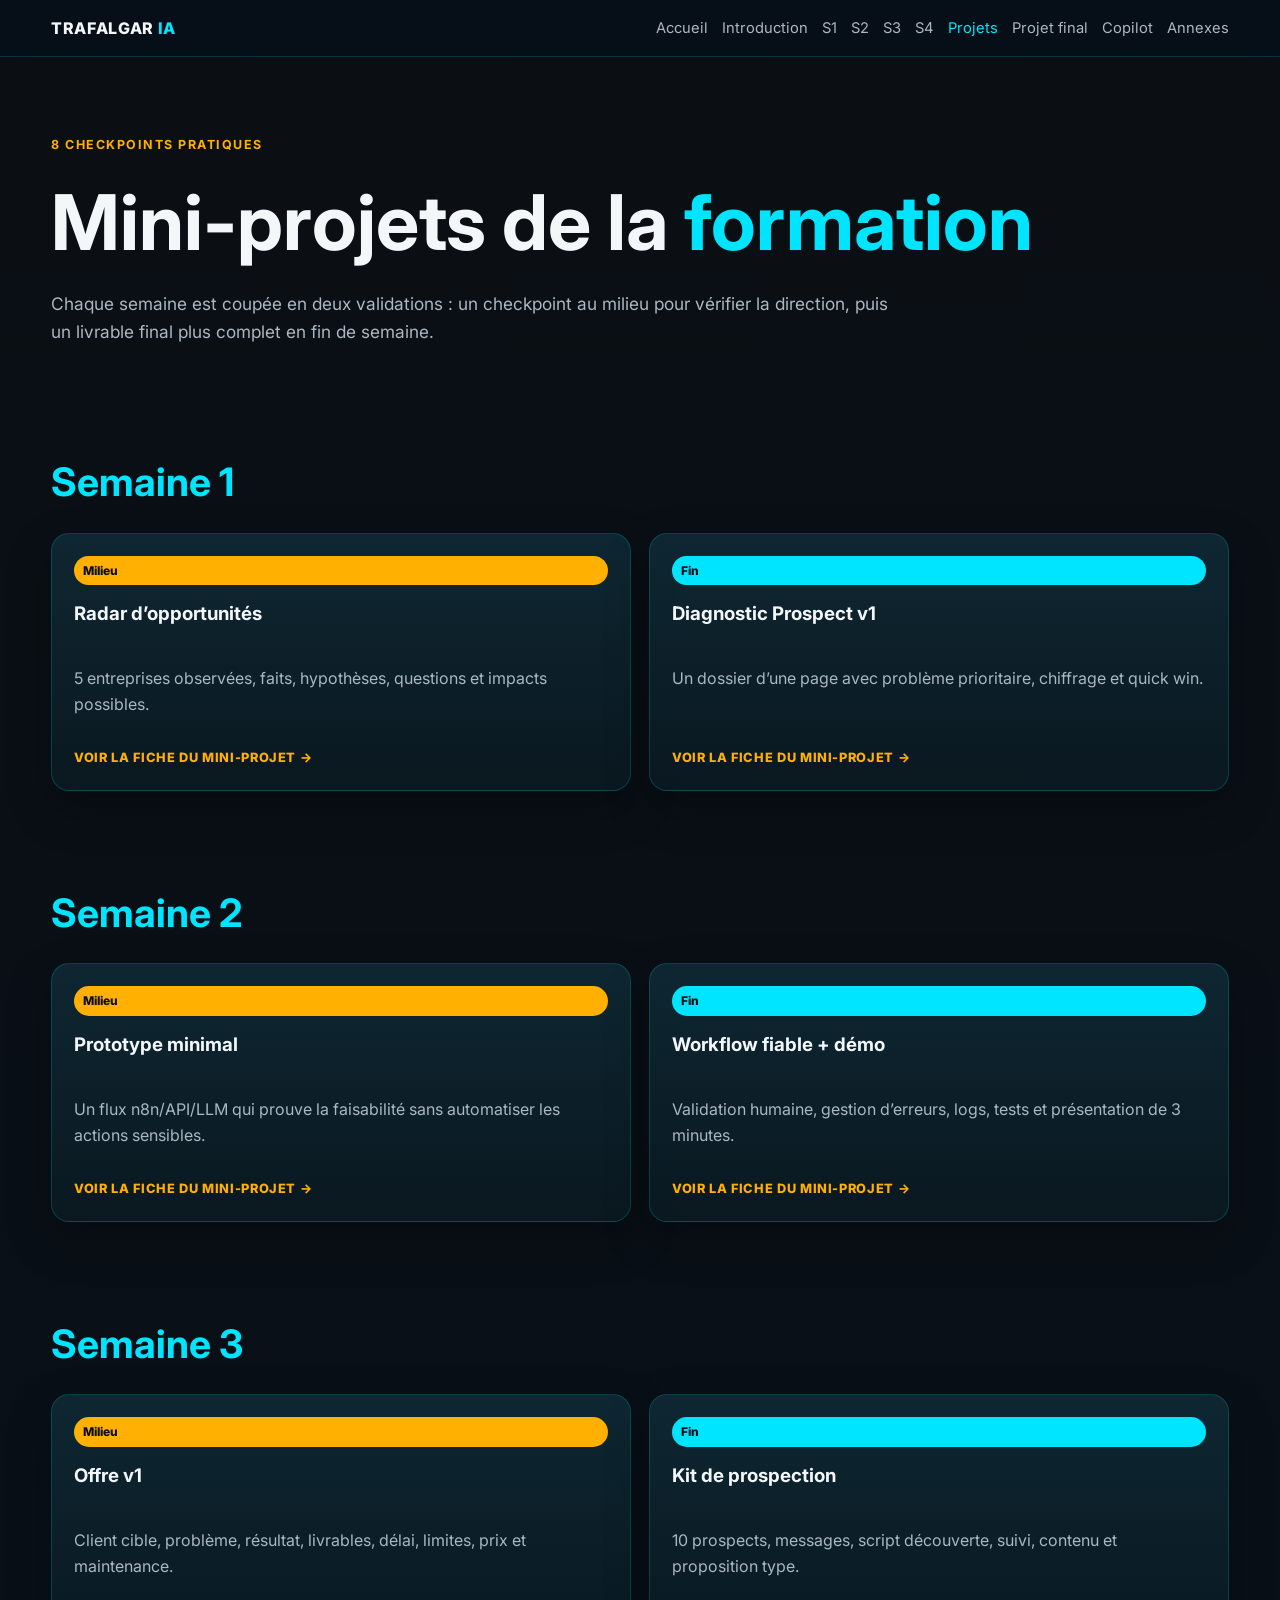
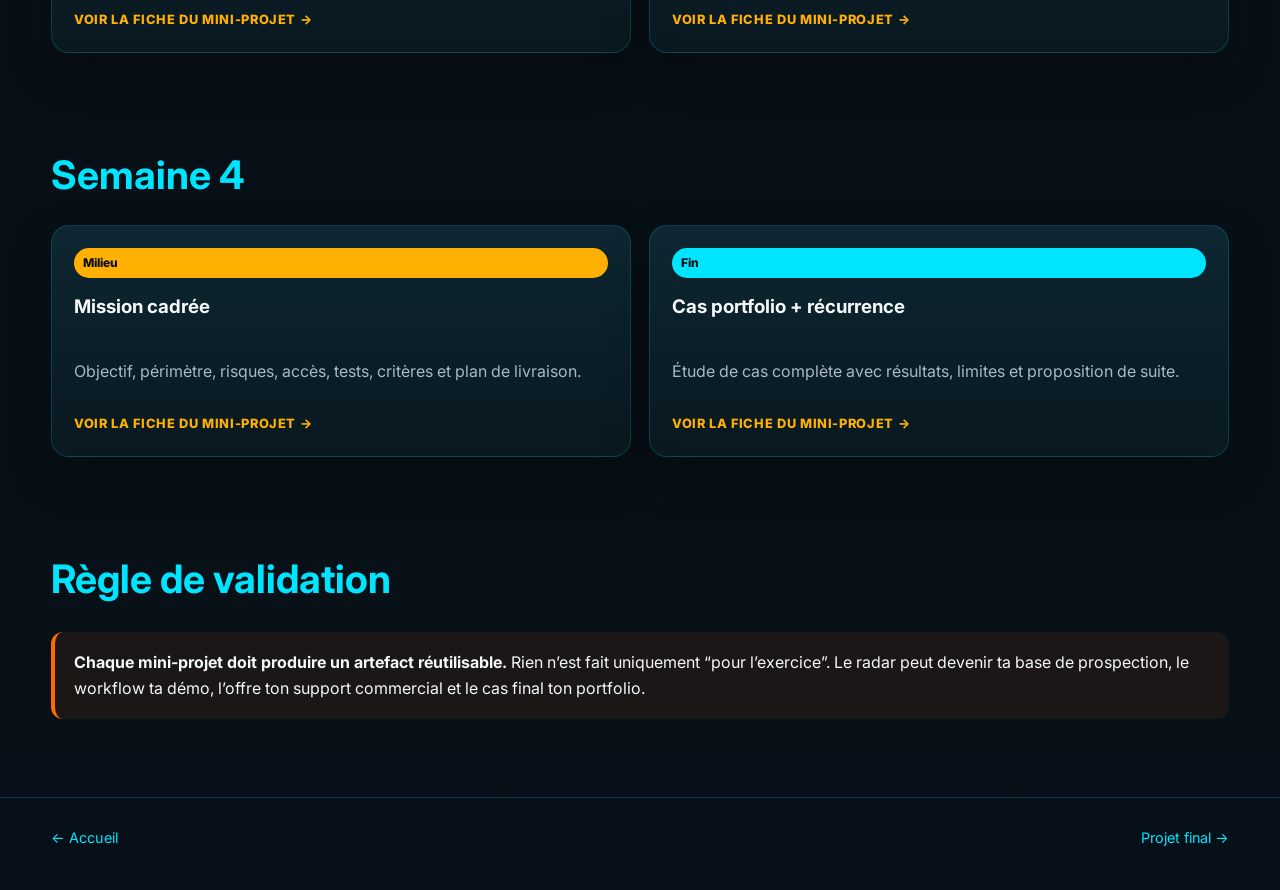
<file: projets.html>
<!DOCTYPE html>
<html lang="fr"><head><meta charset="utf-8"/><meta content="width=device-width,initial-scale=1" name="viewport"/><title>Mini-projets — Consultant IA</title><link href="style.css" rel="stylesheet"/></head><body>
<header class="topbar"><div class="wrap nav"><a class="brand" href="index.html">TRAFALGAR <span>IA</span></a><nav class="navlinks"><a href="index.html">Accueil</a><a href="introduction.html">Introduction</a><a href="semaine-1.html">S1</a><a href="semaine-2.html">S2</a><a href="semaine-3.html">S3</a><a href="semaine-4.html">S4</a><a class="active" href="projets.html">Projets</a><a href="projet-final.html">Projet final</a><a href="copilot.html">Copilot</a><a href="annexes.html">Annexes</a></nav></div></header>
<main><section class="hero"><div class="wrap"><div class="eyebrow">8 checkpoints pratiques</div><h1>Mini-projets de la <span>formation</span></h1><p>Chaque semaine est coupée en deux validations : un checkpoint au milieu pour vérifier la direction, puis un livrable final plus complet en fin de semaine.</p></div></section>
<section class="section"><div class="wrap"><h2>Semaine 1</h2><div class="grid"><a class="card link smart-card" href="semaine-1.html#mini1"><span class="tag amber">Milieu</span><h3>Radar d’opportunités</h3><p>5 entreprises observées, faits, hypothèses, questions et impacts possibles.</p><span class="card-preview">Tu dois comparer 5 entreprises d’un même segment et produire des observations vérifiables, hypothèses séparées et questions utiles.</span><span class="card-cta">Voir la fiche du mini-projet →</span></a><a class="card link smart-card" href="semaine-1.html#mini2"><span class="tag">Fin</span><h3>Diagnostic Prospect v1</h3><p>Un dossier d’une page avec problème prioritaire, chiffrage et quick win.</p><span class="card-preview">Tu synthétises un prospect sur une page avec problème prioritaire, chiffrage prudent, quick win et indicateur.</span><span class="card-cta">Voir la fiche du mini-projet →</span></a></div></div></section>
<section class="section"><div class="wrap"><h2>Semaine 2</h2><div class="grid"><a class="card link smart-card" href="semaine-2.html#mini1"><span class="tag amber">Milieu</span><h3>Prototype minimal</h3><p>Un flux n8n/API/LLM qui prouve la faisabilité sans automatiser les actions sensibles.</p><span class="card-preview">Tu prouves la faisabilité avec le plus petit flux fonctionnel possible, sans automatiser trop tôt les actions sensibles.</span><span class="card-cta">Voir la fiche du mini-projet →</span></a><a class="card link smart-card" href="semaine-2.html#mini2"><span class="tag">Fin</span><h3>Workflow fiable + démo</h3><p>Validation humaine, gestion d’erreurs, logs, tests et présentation de 3 minutes.</p><span class="card-preview">Tu renforces le prototype avec validation humaine, erreurs, logs, tests et une démonstration courte.</span><span class="card-cta">Voir la fiche du mini-projet →</span></a></div></div></section>
<section class="section"><div class="wrap"><h2>Semaine 3</h2><div class="grid"><a class="card link smart-card" href="semaine-3.html#mini1"><span class="tag amber">Milieu</span><h3>Offre v1</h3><p>Client cible, problème, résultat, livrables, délai, limites, prix et maintenance.</p><span class="card-preview">Tu construis une offre lisible : cible, problème, résultat, périmètre, livrables, délai, limites, prix et maintenance.</span><span class="card-cta">Voir la fiche du mini-projet →</span></a><a class="card link smart-card" href="semaine-3.html#mini2"><span class="tag">Fin</span><h3>Kit de prospection</h3><p>10 prospects, messages, script découverte, suivi, contenu et proposition type.</p><span class="card-preview">Tu prépares une vraie campagne : prospects, messages, script découverte, suivi et proposition type.</span><span class="card-cta">Voir la fiche du mini-projet →</span></a></div></div></section>
<section class="section"><div class="wrap"><h2>Semaine 4</h2><div class="grid"><a class="card link smart-card" href="semaine-4.html#mini1"><span class="tag amber">Milieu</span><h3>Mission cadrée</h3><p>Objectif, périmètre, risques, accès, tests, critères et plan de livraison.</p><span class="card-preview">Tu cadres une mission avant production : objectif, accès, risques, tests, critères de réussite et plan de livraison.</span><span class="card-cta">Voir la fiche du mini-projet →</span></a><a class="card link smart-card" href="semaine-4.html#mini2"><span class="tag">Fin</span><h3>Cas portfolio + récurrence</h3><p>Étude de cas complète avec résultats, limites et proposition de suite.</p><span class="card-preview">Tu transformes la mission en cas portfolio et en plan de suivi client sans sur-vendre des prestations inutiles.</span><span class="card-cta">Voir la fiche du mini-projet →</span></a></div></div></section>
<section class="section"><div class="wrap"><h2>Règle de validation</h2><div class="callout"><strong>Chaque mini-projet doit produire un artefact réutilisable.</strong> Rien n’est fait uniquement “pour l’exercice”. Le radar peut devenir ta base de prospection, le workflow ta démo, l’offre ton support commercial et le cas final ton portfolio.</div></div></section>
</main><footer><div class="wrap footer-nav"><a href="index.html">← Accueil</a><a href="projet-final.html">Projet final →</a></div></footer></body></html>
</file>
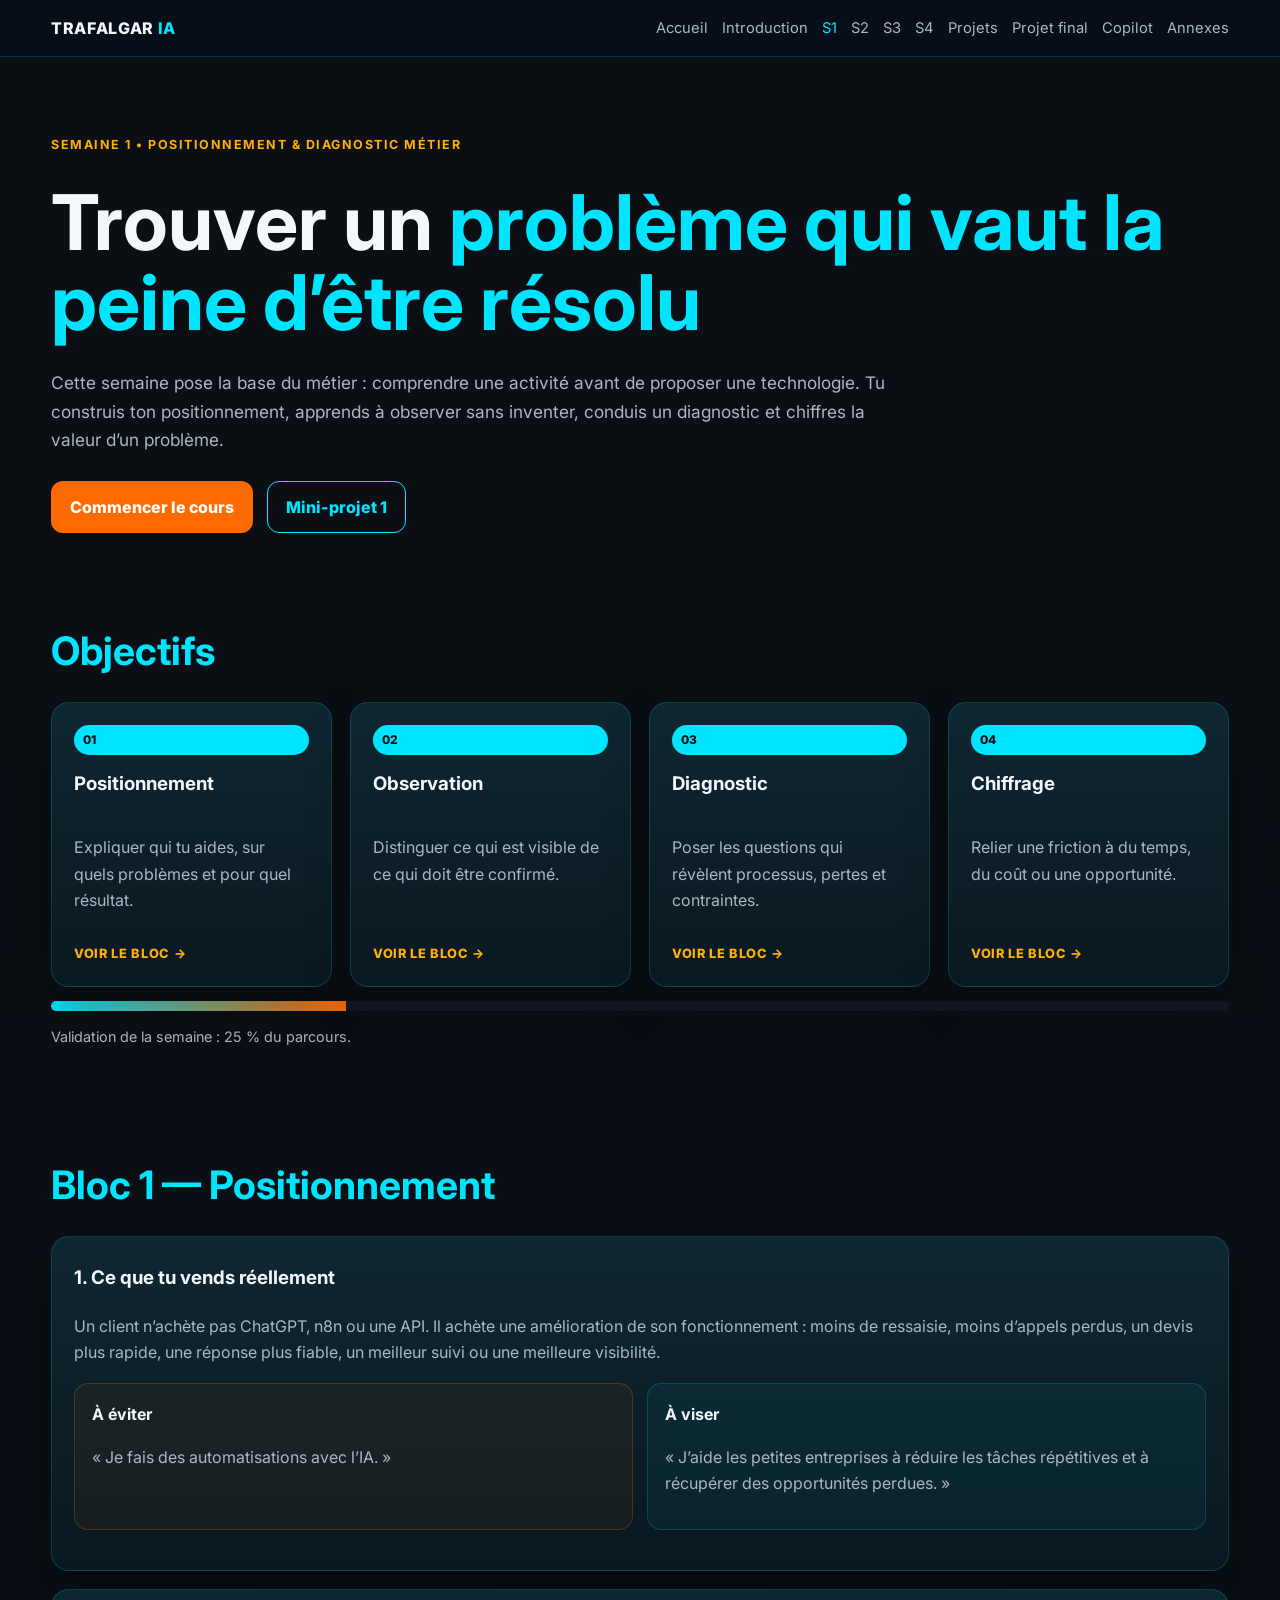
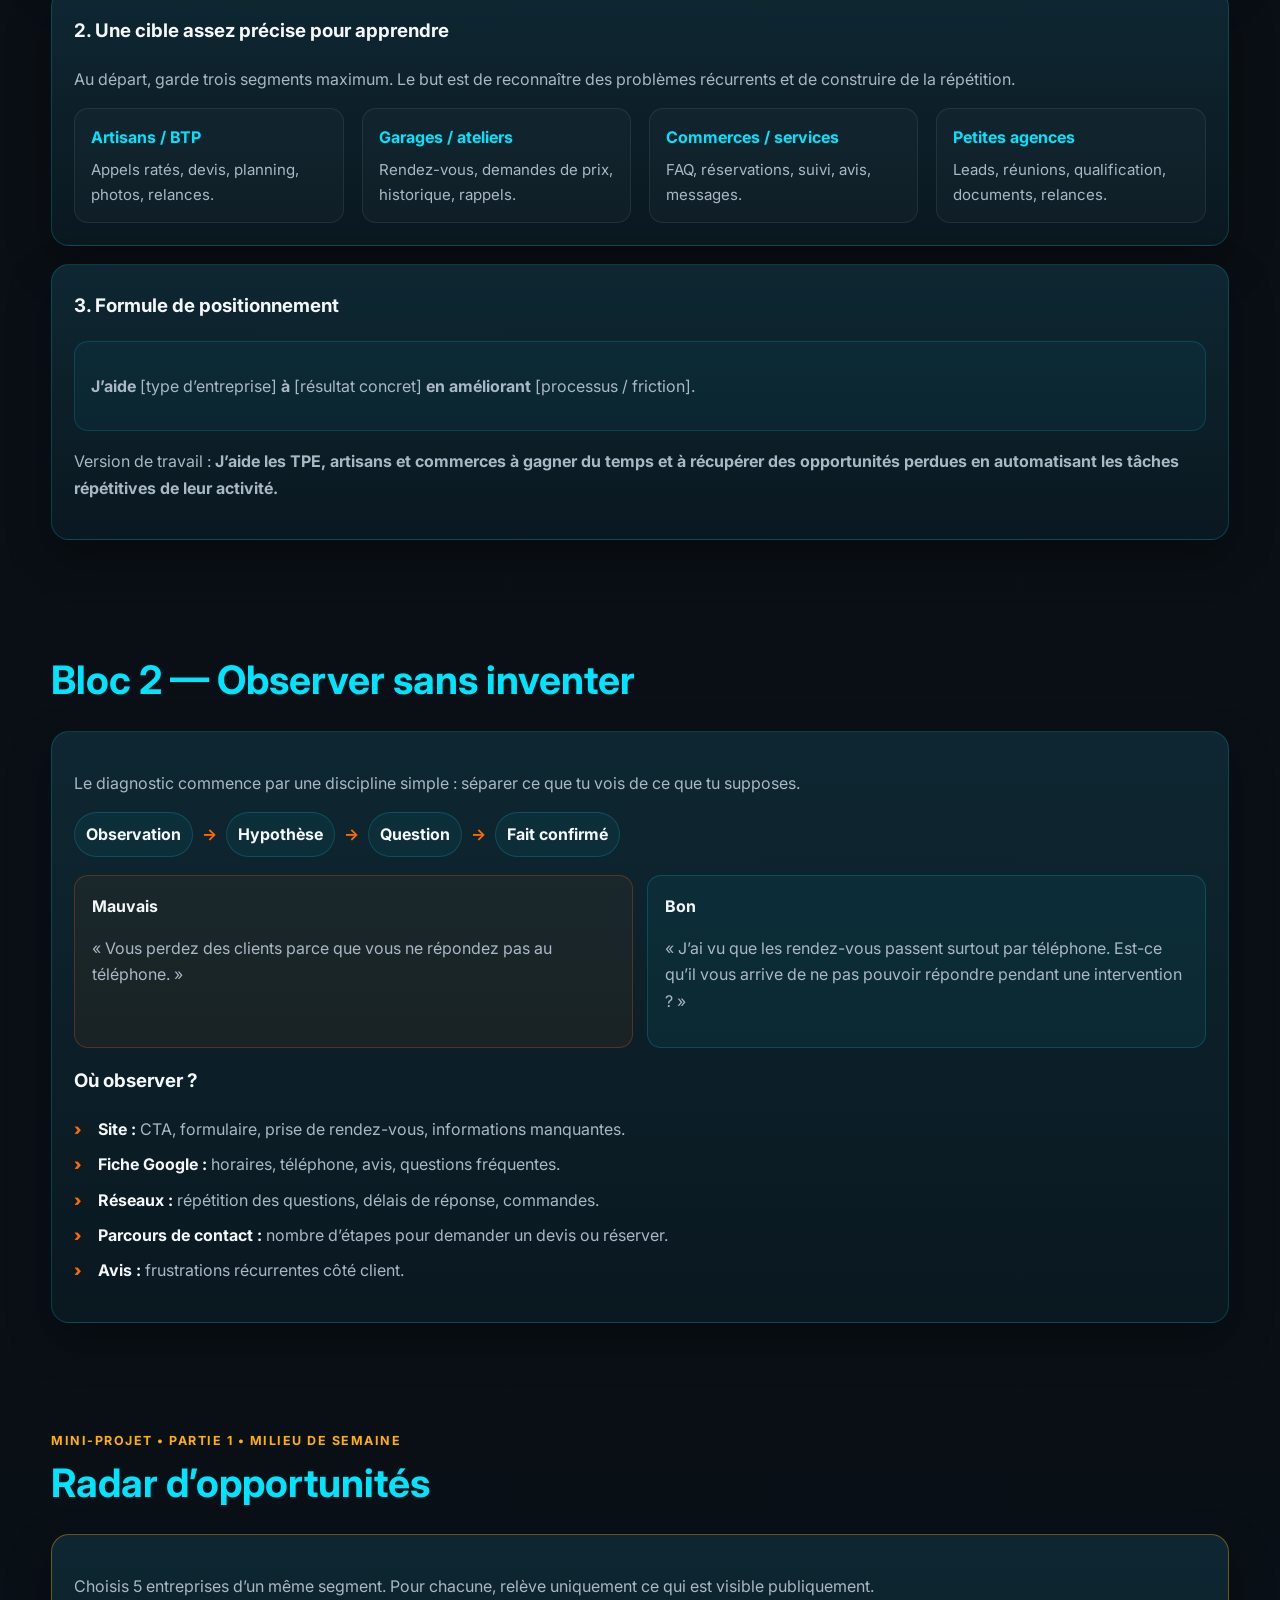
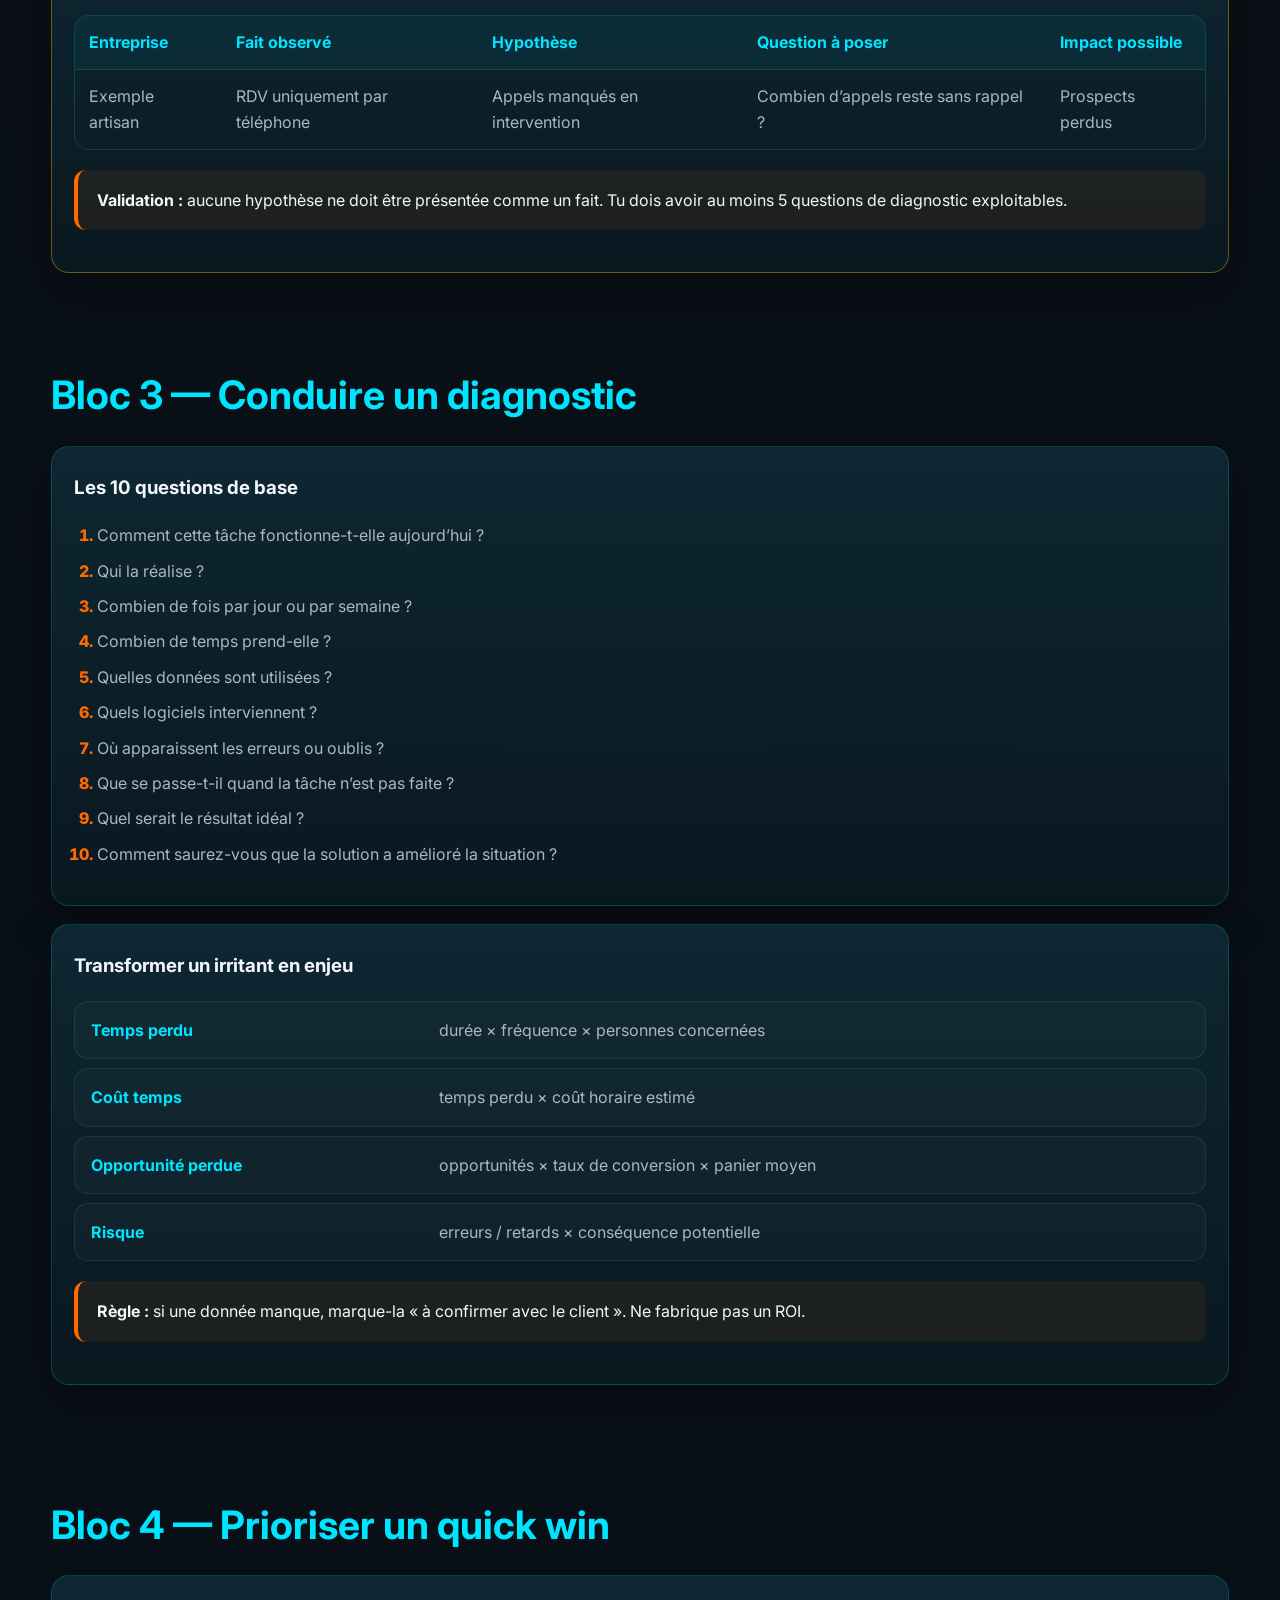
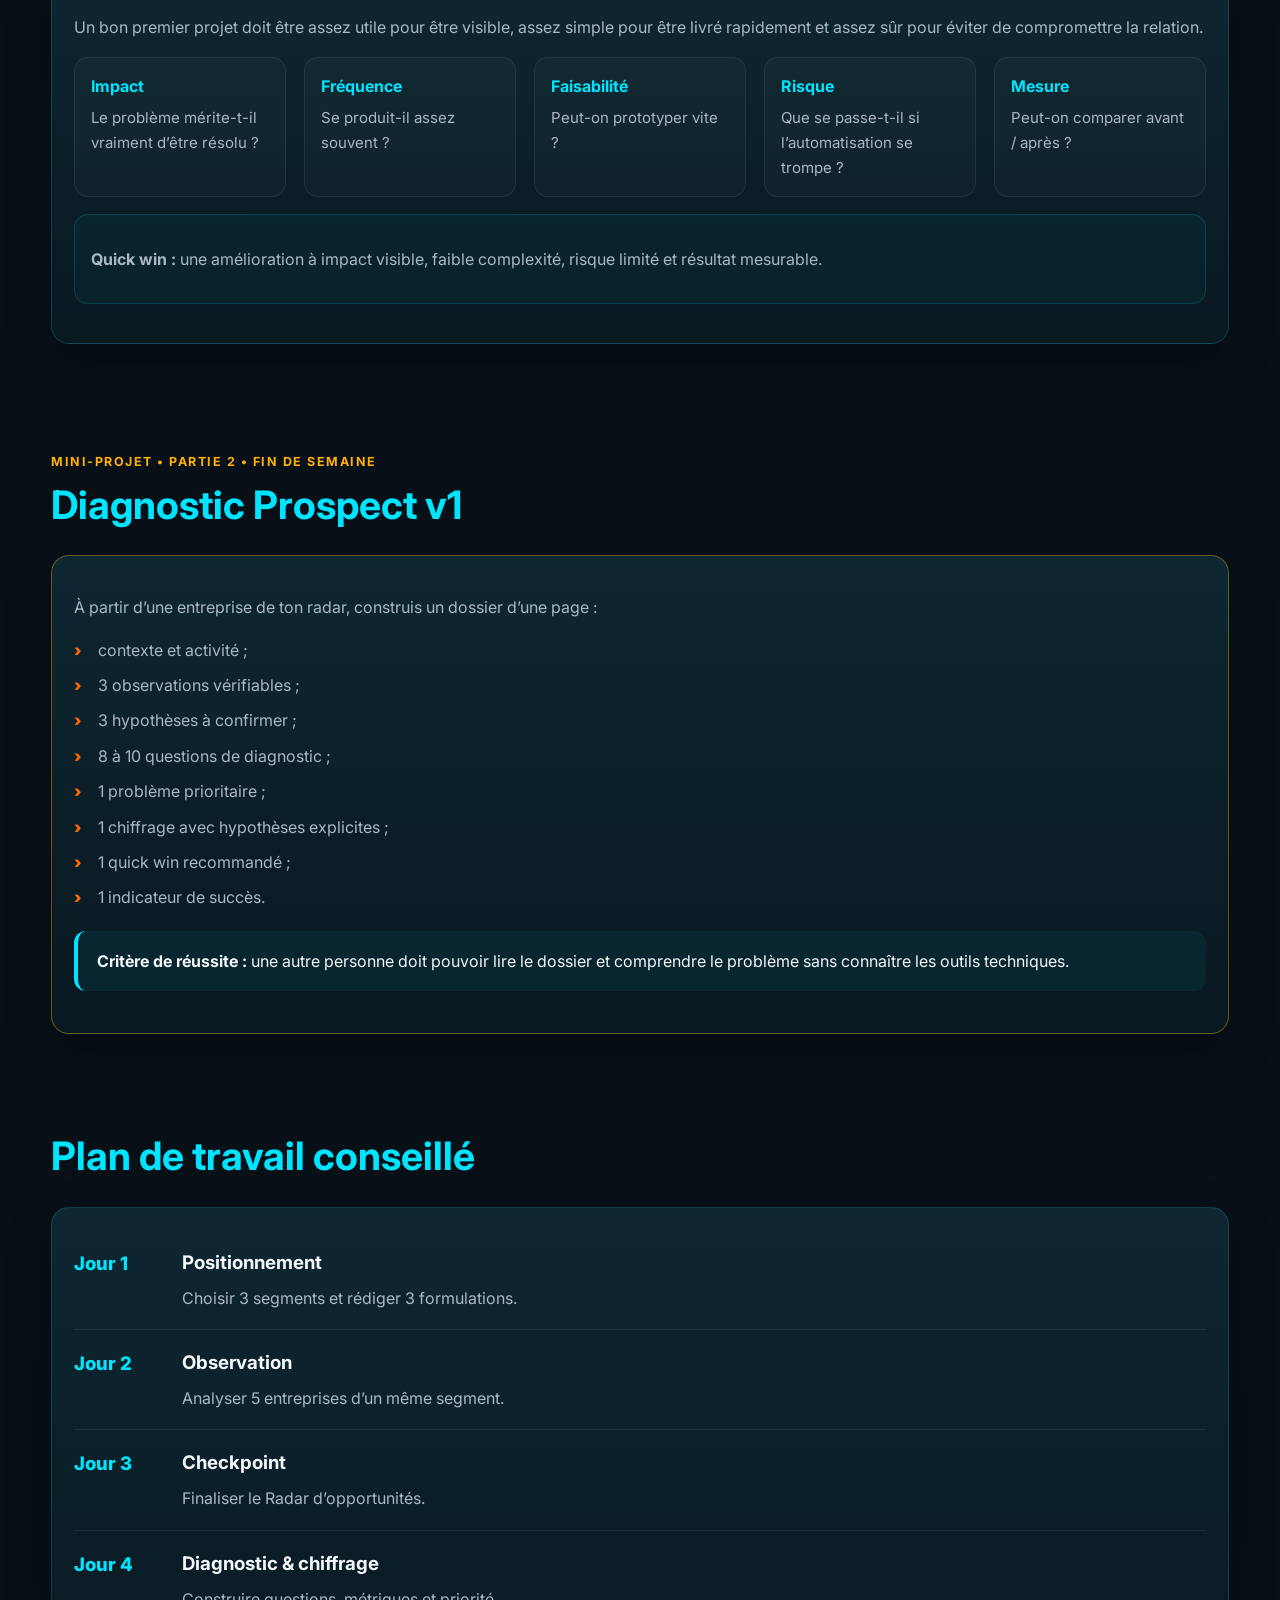
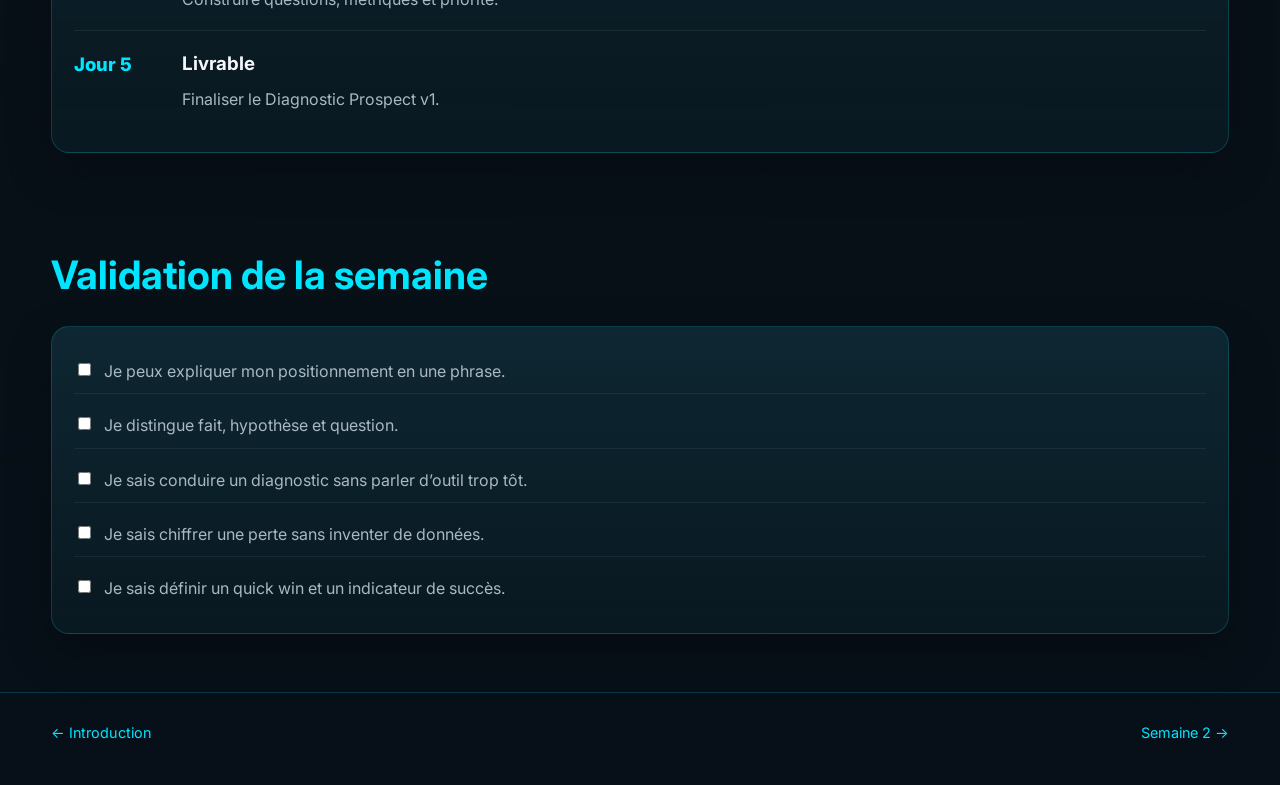
<file: semaine-1.html>
<!DOCTYPE html>

<html lang="fr"><head><meta charset="utf-8"/><meta content="width=device-width,initial-scale=1" name="viewport"/><title>Semaine 1 — Positionnement &amp; diagnostic métier</title><link href="style.css" rel="stylesheet"/></head><body>
<header class="topbar"><div class="wrap nav"><a class="brand" href="index.html">TRAFALGAR <span>IA</span></a><nav class="navlinks"><a href="index.html">Accueil</a><a href="introduction.html">Introduction</a><a class="active" href="semaine-1.html">S1</a><a href="semaine-2.html">S2</a><a href="semaine-3.html">S3</a><a href="semaine-4.html">S4</a><a href="projets.html">Projets</a><a href="projet-final.html">Projet final</a><a href="copilot.html">Copilot</a><a href="annexes.html">Annexes</a></nav></div></header>
<main><section class="hero"><div class="wrap"><div class="eyebrow">Semaine 1 • Positionnement &amp; diagnostic métier</div><h1>Trouver un <span>problème qui vaut la peine d’être résolu</span></h1><p>Cette semaine pose la base du métier : comprendre une activité avant de proposer une technologie. Tu construis ton positionnement, apprends à observer sans inventer, conduis un diagnostic et chiffres la valeur d’un problème.</p><div class="actions"><a class="btn primary" href="#cours">Commencer le cours</a><a class="btn secondary" href="#mini1">Mini-projet 1</a></div></div></section>
<section class="section"><div class="wrap"><h2>Objectifs</h2><div class="grid"><a class="card link smart-card" href="#positionnement"><span class="tag">01</span><h3>Positionnement</h3><p>Expliquer qui tu aides, sur quels problèmes et pour quel résultat.</p><span class="card-preview">Clarifier la cible, le résultat vendu et une formulation compréhensible sans jargon technique.</span><span class="card-cta">Voir le bloc →</span></a><a class="card link smart-card" href="#observation"><span class="tag">02</span><h3>Observation</h3><p>Distinguer ce qui est visible de ce qui doit être confirmé.</p><span class="card-preview">Apprendre à distinguer un fait public, une hypothèse et la question qui permettra de la confirmer.</span><span class="card-cta">Voir le bloc →</span></a><a class="card link smart-card" href="#diagnostic"><span class="tag">03</span><h3>Diagnostic</h3><p>Poser les questions qui révèlent processus, pertes et contraintes.</p><span class="card-preview">Structurer les questions qui révèlent processus, fréquence, outils, pertes et résultat attendu.</span><span class="card-cta">Voir le bloc →</span></a><a class="card link smart-card" href="#quickwin"><span class="tag">04</span><h3>Chiffrage</h3><p>Relier une friction à du temps, du coût ou une opportunité.</p><span class="card-preview">Relier la friction à une valeur mesurable puis sélectionner une première intervention utile et sûre.</span><span class="card-cta">Voir le bloc →</span></a></div><div class="progress"><span class="w25"></span></div><p class="small">Validation de la semaine : 25 % du parcours.</p></div></section>
<section class="section anchor-target" id="positionnement"><div class="wrap"><h2 id="cours">Bloc 1 — Positionnement</h2><div class="card lesson"><h3>1. Ce que tu vends réellement</h3><p>Un client n’achète pas ChatGPT, n8n ou une API. Il achète une amélioration de son fonctionnement : moins de ressaisie, moins d’appels perdus, un devis plus rapide, une réponse plus fiable, un meilleur suivi ou une meilleure visibilité.</p><div class="compare-grid"><div class="compare bad"><strong>À éviter</strong><p>« Je fais des automatisations avec l’IA. »</p></div><div class="compare good"><strong>À viser</strong><p>« J’aide les petites entreprises à réduire les tâches répétitives et à récupérer des opportunités perdues. »</p></div></div></div>
<div class="card lesson"><h3>2. Une cible assez précise pour apprendre</h3><p>Au départ, garde trois segments maximum. Le but est de reconnaître des problèmes récurrents et de construire de la répétition.</p><div class="grid compact"><div class="mini-card"><strong>Artisans / BTP</strong><span>Appels ratés, devis, planning, photos, relances.</span></div><div class="mini-card"><strong>Garages / ateliers</strong><span>Rendez-vous, demandes de prix, historique, rappels.</span></div><div class="mini-card"><strong>Commerces / services</strong><span>FAQ, réservations, suivi, avis, messages.</span></div><div class="mini-card"><strong>Petites agences</strong><span>Leads, réunions, qualification, documents, relances.</span></div></div></div>
<div class="card lesson"><h3>3. Formule de positionnement</h3><div class="template"><p><strong>J’aide</strong> [type d’entreprise] <strong>à</strong> [résultat concret] <strong>en améliorant</strong> [processus / friction].</p></div><p>Version de travail : <strong>J’aide les TPE, artisans et commerces à gagner du temps et à récupérer des opportunités perdues en automatisant les tâches répétitives de leur activité.</strong></p></div></div></section>
<section class="section anchor-target" id="observation"><div class="wrap"><h2>Bloc 2 — Observer sans inventer</h2><div class="card lesson"><p>Le diagnostic commence par une discipline simple : séparer ce que tu vois de ce que tu supposes.</p><div class="pipeline"><span>Observation</span><b>→</b><span>Hypothèse</span><b>→</b><span>Question</span><b>→</b><span>Fait confirmé</span></div><div class="compare-grid"><div class="compare bad"><strong>Mauvais</strong><p>« Vous perdez des clients parce que vous ne répondez pas au téléphone. »</p></div><div class="compare good"><strong>Bon</strong><p>« J’ai vu que les rendez-vous passent surtout par téléphone. Est-ce qu’il vous arrive de ne pas pouvoir répondre pendant une intervention ? »</p></div></div><h3>Où observer ?</h3><ul class="list"><li><strong>Site :</strong> CTA, formulaire, prise de rendez-vous, informations manquantes.</li><li><strong>Fiche Google :</strong> horaires, téléphone, avis, questions fréquentes.</li><li><strong>Réseaux :</strong> répétition des questions, délais de réponse, commandes.</li><li><strong>Parcours de contact :</strong> nombre d’étapes pour demander un devis ou réserver.</li><li><strong>Avis :</strong> frustrations récurrentes côté client.</li></ul></div></div></section>
<section class="section" id="mini1"><div class="wrap"><div class="eyebrow">Mini-projet • Partie 1 • Milieu de semaine</div><h2>Radar d’opportunités</h2><div class="card checkpoint"><p>Choisis 5 entreprises d’un même segment. Pour chacune, relève uniquement ce qui est visible publiquement.</p><div class="table-wrap"><table class="table"><thead><tr><th>Entreprise</th><th>Fait observé</th><th>Hypothèse</th><th>Question à poser</th><th>Impact possible</th></tr></thead><tbody><tr><td>Exemple artisan</td><td>RDV uniquement par téléphone</td><td>Appels manqués en intervention</td><td>Combien d’appels reste sans rappel ?</td><td>Prospects perdus</td></tr></tbody></table></div><div class="callout"><strong>Validation :</strong> aucune hypothèse ne doit être présentée comme un fait. Tu dois avoir au moins 5 questions de diagnostic exploitables.</div></div></div></section>
<section class="section anchor-target" id="diagnostic"><div class="wrap"><h2>Bloc 3 — Conduire un diagnostic</h2><div class="card lesson"><h3>Les 10 questions de base</h3><ol class="numbered"><li>Comment cette tâche fonctionne-t-elle aujourd’hui ?</li><li>Qui la réalise ?</li><li>Combien de fois par jour ou par semaine ?</li><li>Combien de temps prend-elle ?</li><li>Quelles données sont utilisées ?</li><li>Quels logiciels interviennent ?</li><li>Où apparaissent les erreurs ou oublis ?</li><li>Que se passe-t-il quand la tâche n’est pas faite ?</li><li>Quel serait le résultat idéal ?</li><li>Comment saurez-vous que la solution a amélioré la situation ?</li></ol></div><div class="card lesson"><h3>Transformer un irritant en enjeu</h3><div class="formula"><strong>Temps perdu</strong><span>durée × fréquence × personnes concernées</span></div><div class="formula"><strong>Coût temps</strong><span>temps perdu × coût horaire estimé</span></div><div class="formula"><strong>Opportunité perdue</strong><span>opportunités × taux de conversion × panier moyen</span></div><div class="formula"><strong>Risque</strong><span>erreurs / retards × conséquence potentielle</span></div><div class="callout"><strong>Règle :</strong> si une donnée manque, marque-la « à confirmer avec le client ». Ne fabrique pas un ROI.</div></div></div></section>
<section class="section anchor-target" id="quickwin"><div class="wrap"><h2>Bloc 4 — Prioriser un quick win</h2><div class="card lesson"><p>Un bon premier projet doit être assez utile pour être visible, assez simple pour être livré rapidement et assez sûr pour éviter de compromettre la relation.</p><div class="grid compact"><div class="mini-card"><strong>Impact</strong><span>Le problème mérite-t-il vraiment d’être résolu ?</span></div><div class="mini-card"><strong>Fréquence</strong><span>Se produit-il assez souvent ?</span></div><div class="mini-card"><strong>Faisabilité</strong><span>Peut-on prototyper vite ?</span></div><div class="mini-card"><strong>Risque</strong><span>Que se passe-t-il si l’automatisation se trompe ?</span></div><div class="mini-card"><strong>Mesure</strong><span>Peut-on comparer avant / après ?</span></div></div><div class="template"><p><strong>Quick win :</strong> une amélioration à impact visible, faible complexité, risque limité et résultat mesurable.</p></div></div></div></section>
<section class="section"><div class="wrap"><div class="eyebrow">Mini-projet • Partie 2 • Fin de semaine</div><h2 id="mini2">Diagnostic Prospect v1</h2><div class="card checkpoint"><p>À partir d’une entreprise de ton radar, construis un dossier d’une page :</p><ul class="list"><li>contexte et activité ;</li><li>3 observations vérifiables ;</li><li>3 hypothèses à confirmer ;</li><li>8 à 10 questions de diagnostic ;</li><li>1 problème prioritaire ;</li><li>1 chiffrage avec hypothèses explicites ;</li><li>1 quick win recommandé ;</li><li>1 indicateur de succès.</li></ul><div class="callout cyan"><strong>Critère de réussite :</strong> une autre personne doit pouvoir lire le dossier et comprendre le problème sans connaître les outils techniques.</div></div></div></section>
<section class="section"><div class="wrap"><h2>Plan de travail conseillé</h2><div class="card"><div class="day"><div class="daynum">Jour 1</div><div><h3>Positionnement</h3><p>Choisir 3 segments et rédiger 3 formulations.</p></div></div><div class="day"><div class="daynum">Jour 2</div><div><h3>Observation</h3><p>Analyser 5 entreprises d’un même segment.</p></div></div><div class="day"><div class="daynum">Jour 3</div><div><h3>Checkpoint</h3><p>Finaliser le Radar d’opportunités.</p></div></div><div class="day"><div class="daynum">Jour 4</div><div><h3>Diagnostic &amp; chiffrage</h3><p>Construire questions, métriques et priorité.</p></div></div><div class="day"><div class="daynum">Jour 5</div><div><h3>Livrable</h3><p>Finaliser le Diagnostic Prospect v1.</p></div></div></div></div></section>
<section class="section"><div class="wrap"><h2>Validation de la semaine</h2><div class="card checklist"><label><input type="checkbox"/>Je peux expliquer mon positionnement en une phrase.</label><label><input type="checkbox"/>Je distingue fait, hypothèse et question.</label><label><input type="checkbox"/>Je sais conduire un diagnostic sans parler d’outil trop tôt.</label><label><input type="checkbox"/>Je sais chiffrer une perte sans inventer de données.</label><label><input type="checkbox"/>Je sais définir un quick win et un indicateur de succès.</label></div></div></section>
</main><footer><div class="wrap footer-nav"><a href="introduction.html">← Introduction</a><a href="semaine-2.html">Semaine 2 →</a></div></footer></body></html>
</file>
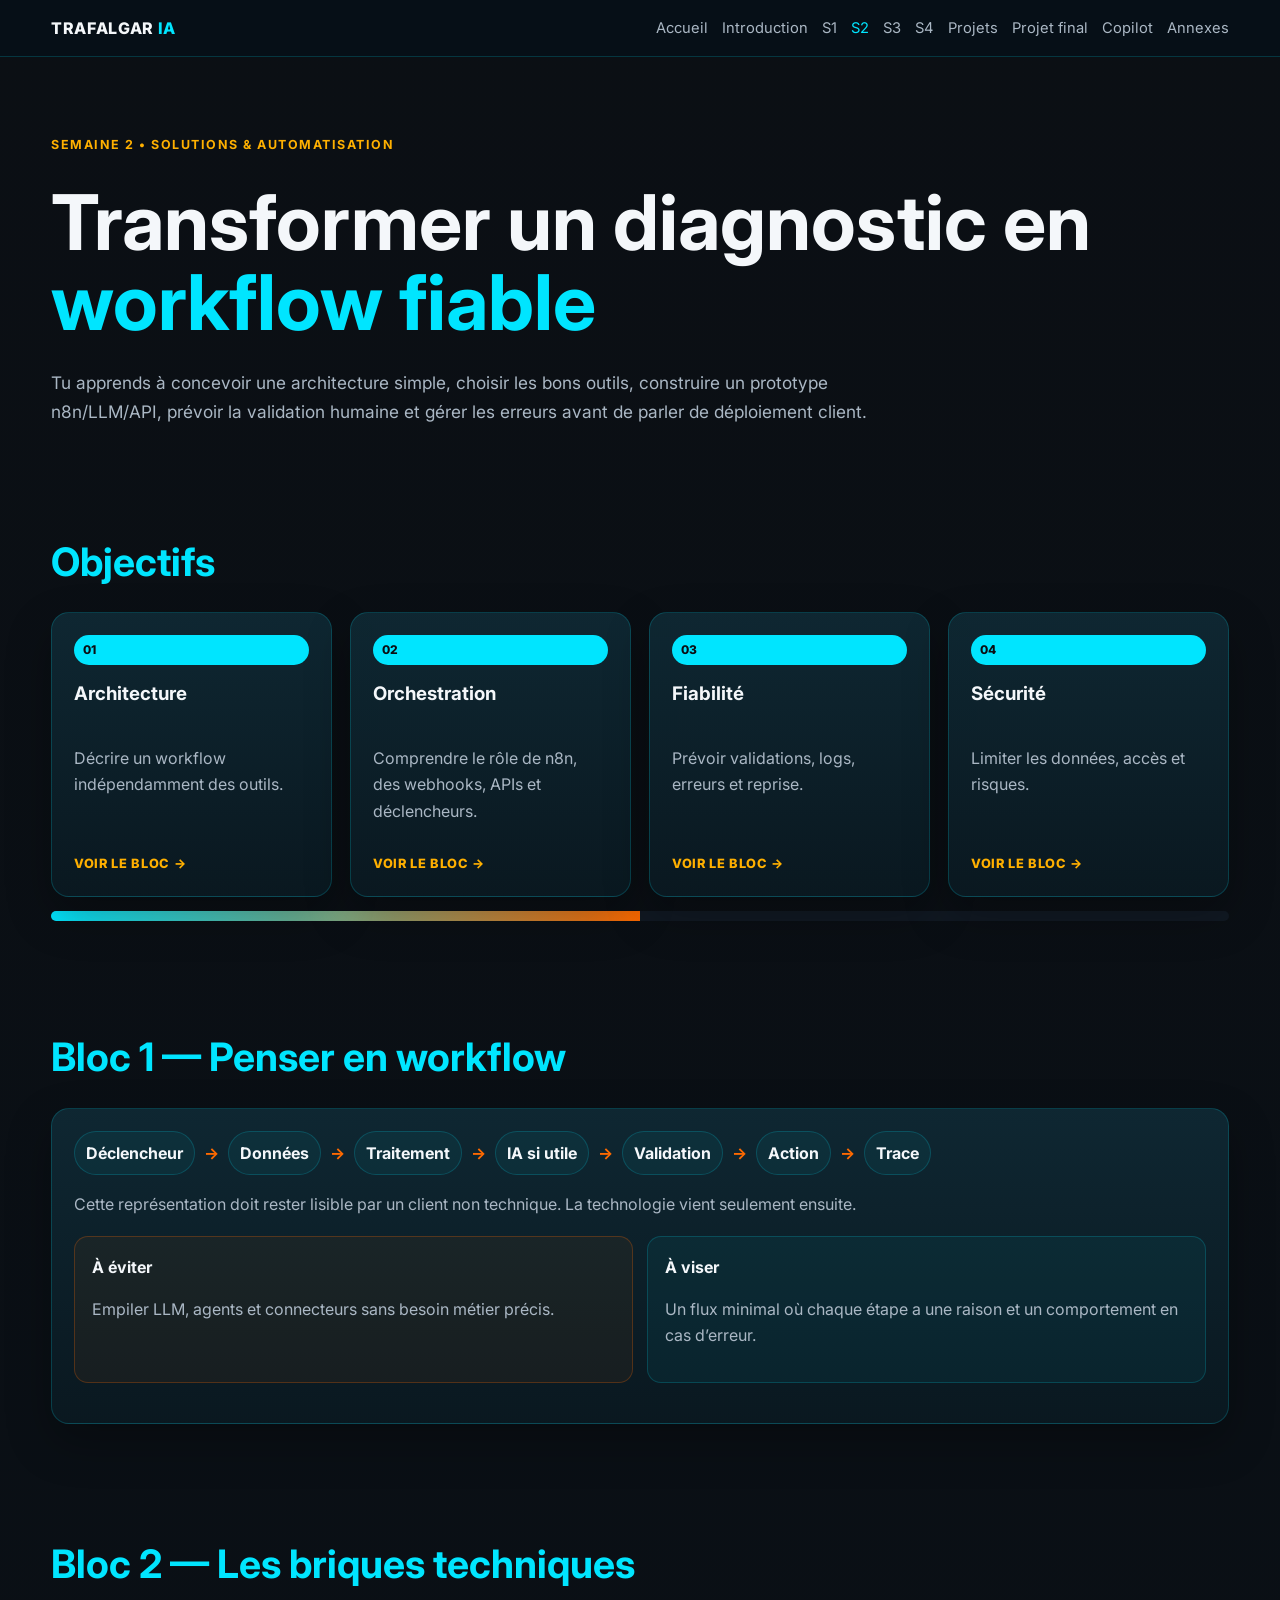
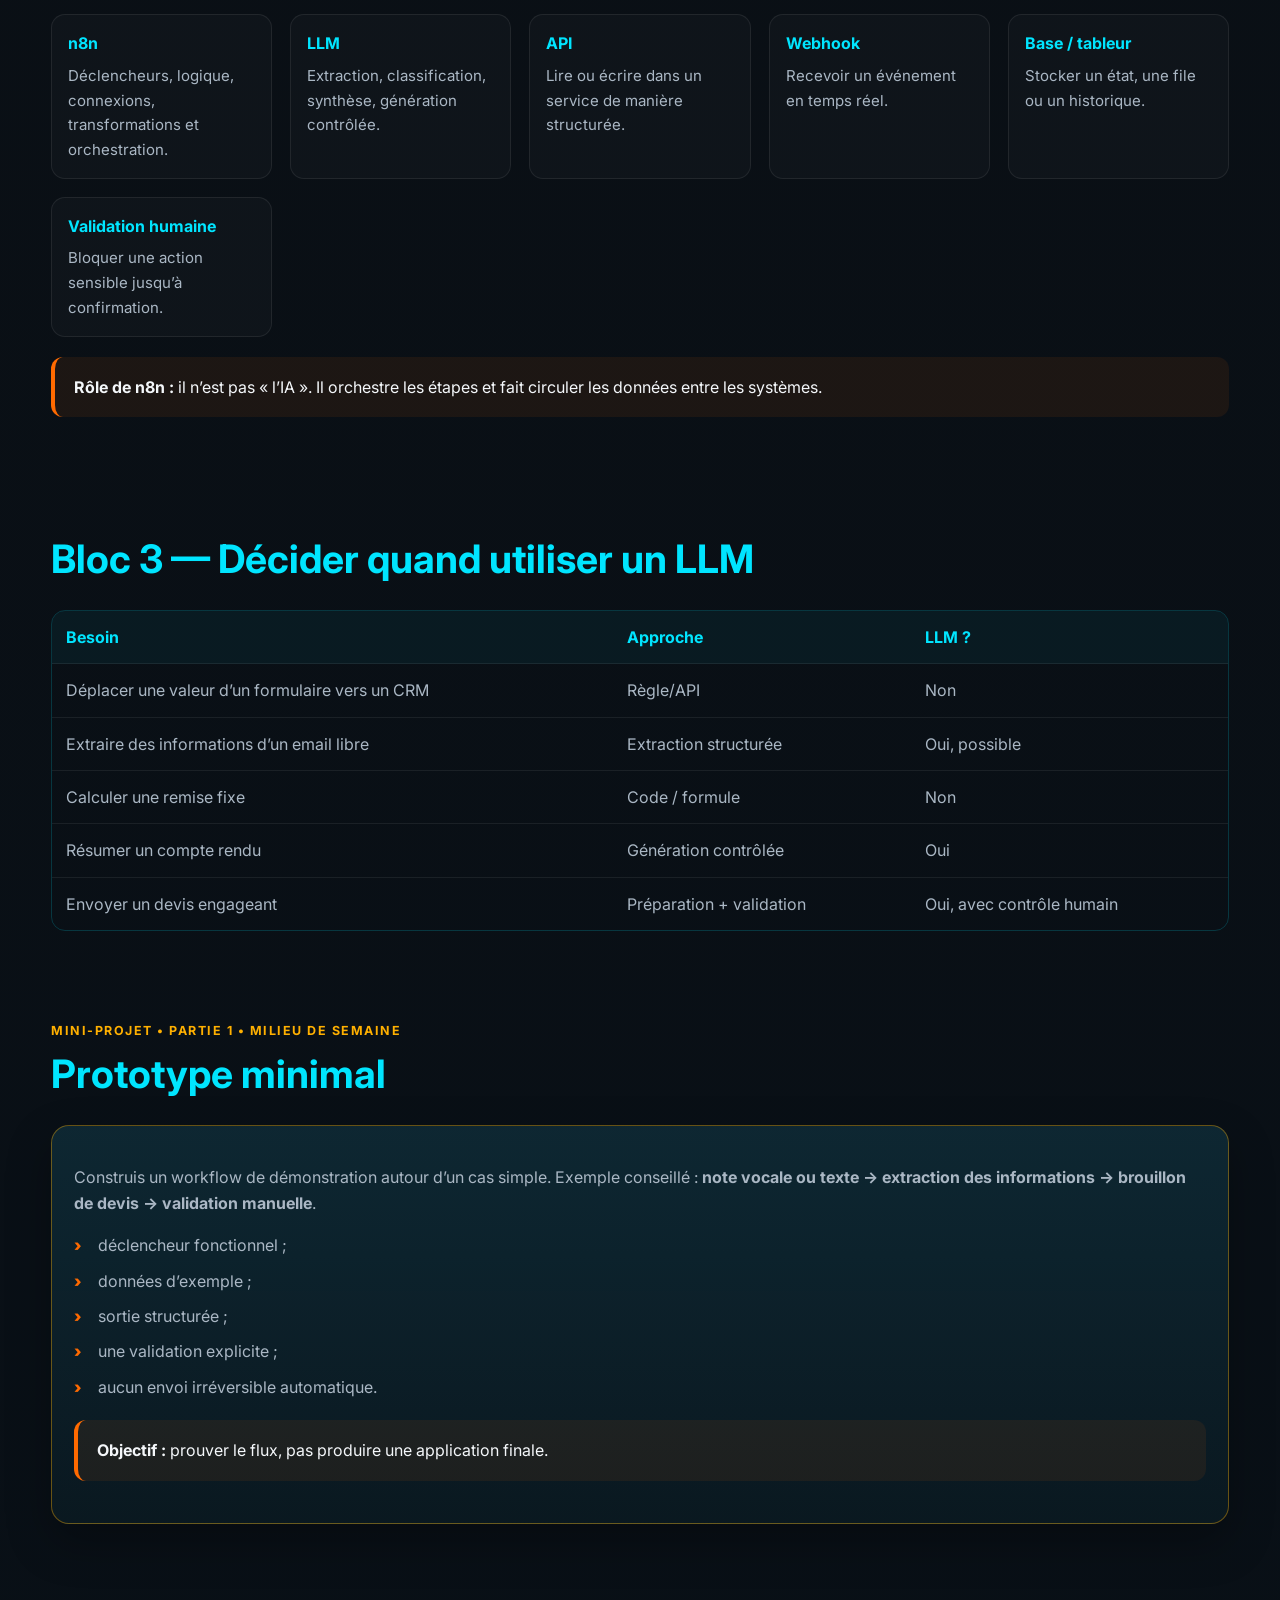
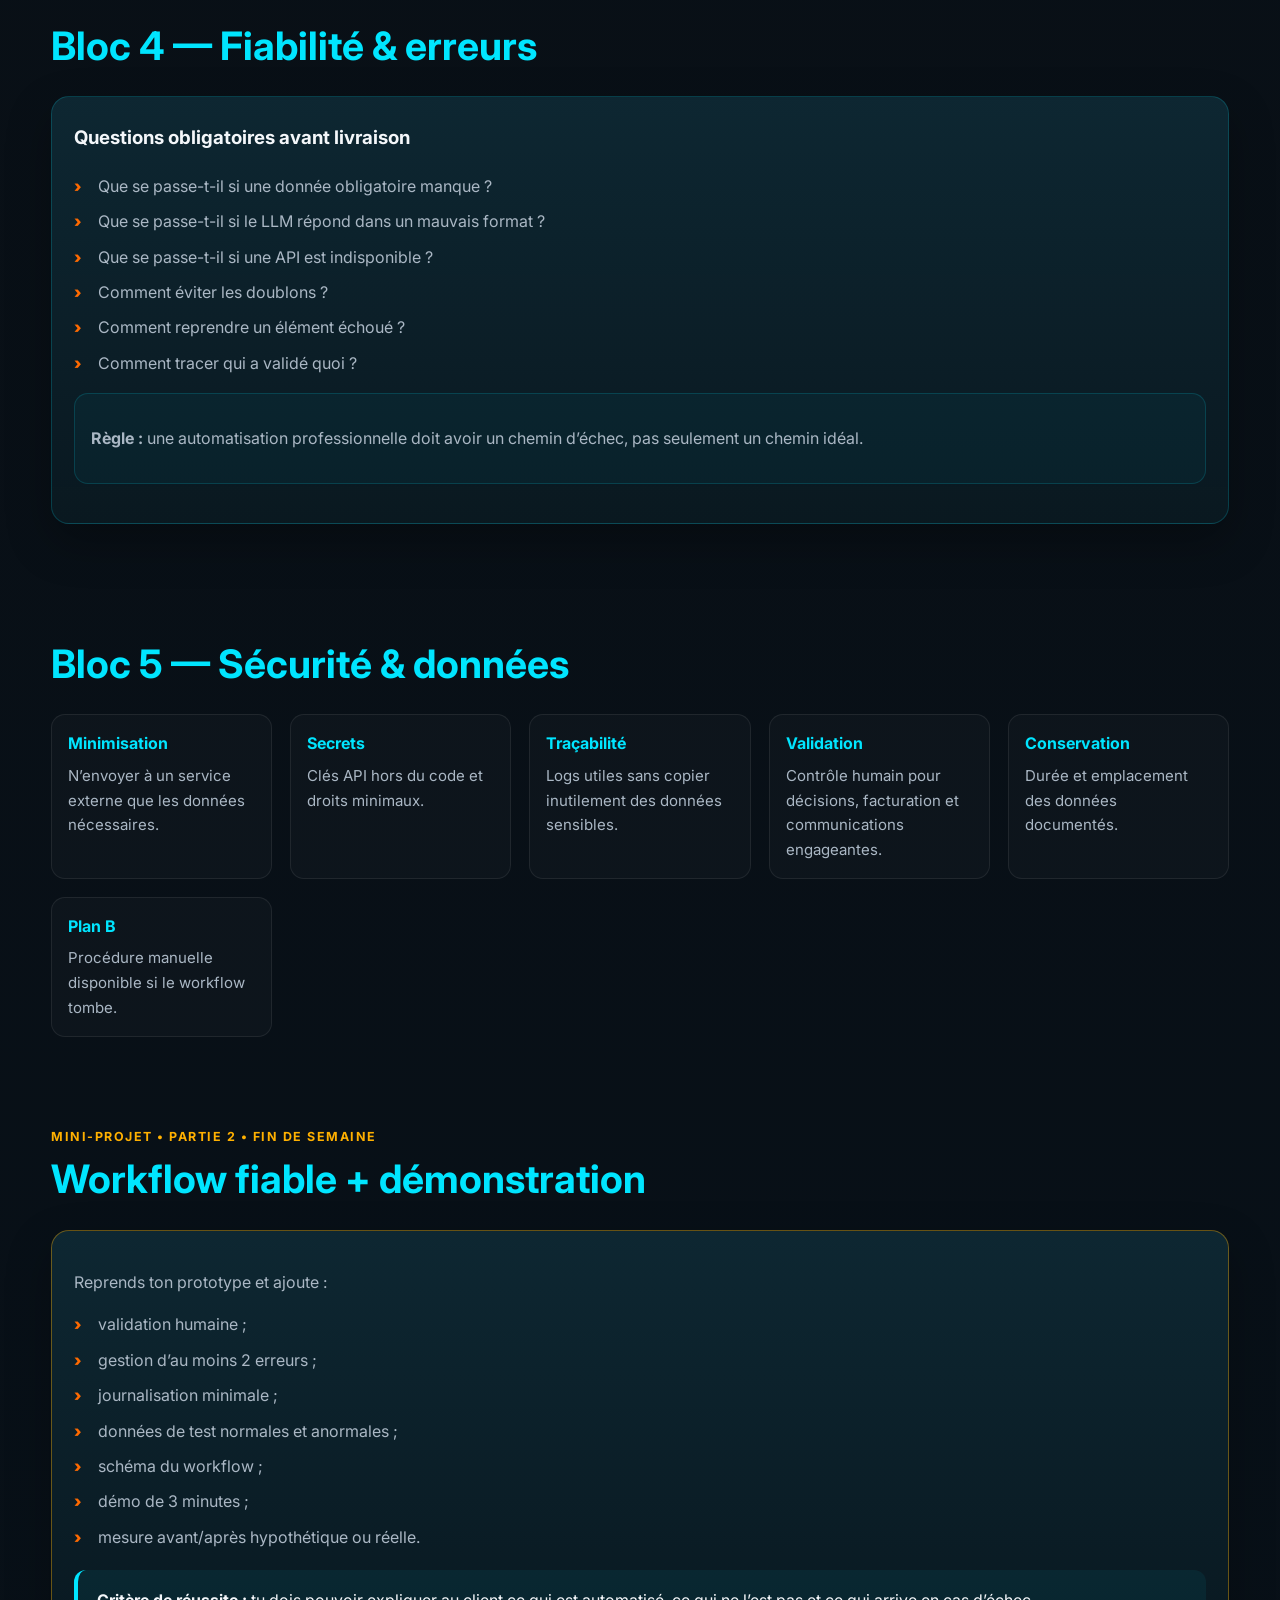
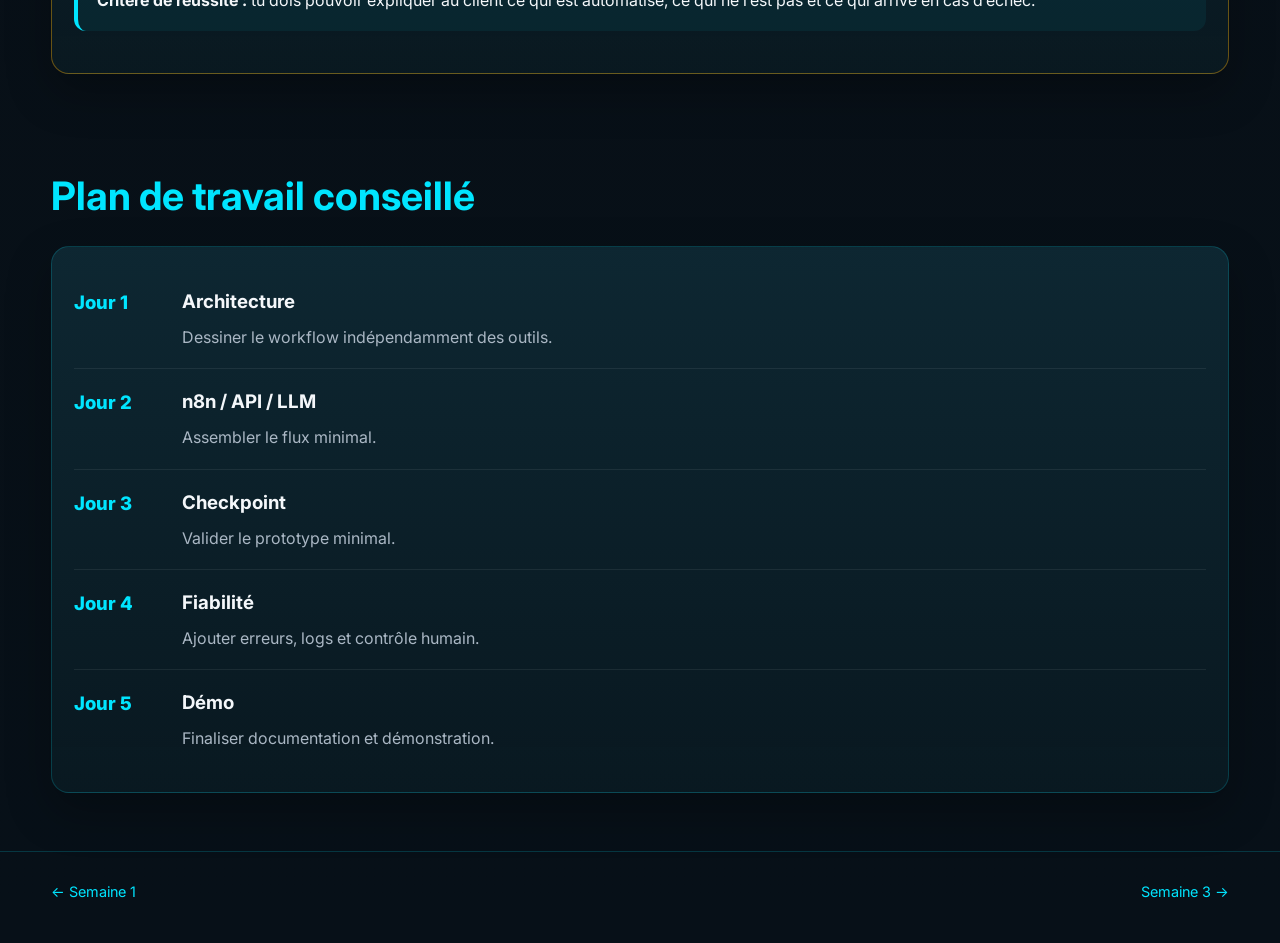
<file: semaine-2.html>
<!DOCTYPE html>
<html lang="fr"><head><meta charset="utf-8"/><meta content="width=device-width,initial-scale=1" name="viewport"/><title>Semaine 2 — Solutions &amp; automatisation</title><link href="style.css" rel="stylesheet"/></head><body>
<header class="topbar"><div class="wrap nav"><a class="brand" href="index.html">TRAFALGAR <span>IA</span></a><nav class="navlinks"><a href="index.html">Accueil</a><a href="introduction.html">Introduction</a><a href="semaine-1.html">S1</a><a class="active" href="semaine-2.html">S2</a><a href="semaine-3.html">S3</a><a href="semaine-4.html">S4</a><a href="projets.html">Projets</a><a href="projet-final.html">Projet final</a><a href="copilot.html">Copilot</a><a href="annexes.html">Annexes</a></nav></div></header>
<main><section class="hero"><div class="wrap"><div class="eyebrow">Semaine 2 • Solutions &amp; automatisation</div><h1>Transformer un diagnostic en <span>workflow fiable</span></h1><p>Tu apprends à concevoir une architecture simple, choisir les bons outils, construire un prototype n8n/LLM/API, prévoir la validation humaine et gérer les erreurs avant de parler de déploiement client.</p></div></section>
<section class="section"><div class="wrap"><h2>Objectifs</h2><div class="grid"><a class="card link smart-card" href="#workflow"><span class="tag">01</span><h3>Architecture</h3><p>Décrire un workflow indépendamment des outils.</p><span class="card-preview">Décomposer une solution en déclencheur, données, traitements, validations et sorties avant de choisir les outils.</span><span class="card-cta">Voir le bloc →</span></a><a class="card link smart-card" href="#briques"><span class="tag">02</span><h3>Orchestration</h3><p>Comprendre le rôle de n8n, des webhooks, APIs et déclencheurs.</p><span class="card-preview">Comprendre le rôle de n8n, LLM, API, webhooks et code pour sélectionner la combinaison la plus simple.</span><span class="card-cta">Voir le bloc →</span></a><a class="card link smart-card" href="#fiabilite"><span class="tag">03</span><h3>Fiabilité</h3><p>Prévoir validations, logs, erreurs et reprise.</p><span class="card-preview">Prévoir erreurs, logs, validations, reprises et cas limites avant de considérer un workflow comme livrable.</span><span class="card-cta">Voir le bloc →</span></a><a class="card link smart-card" href="#securite"><span class="tag">04</span><h3>Sécurité</h3><p>Limiter les données, accès et risques.</p><span class="card-preview">Limiter les données, protéger les accès et adapter le niveau de contrôle à la sensibilité de la tâche.</span><span class="card-cta">Voir le bloc →</span></a></div><div class="progress"><span class="w50"></span></div></div></section>
<section class="section anchor-target" id="workflow"><div class="wrap"><h2>Bloc 1 — Penser en workflow</h2><div class="card lesson"><div class="pipeline"><span>Déclencheur</span><b>→</b><span>Données</span><b>→</b><span>Traitement</span><b>→</b><span>IA si utile</span><b>→</b><span>Validation</span><b>→</b><span>Action</span><b>→</b><span>Trace</span></div><p>Cette représentation doit rester lisible par un client non technique. La technologie vient seulement ensuite.</p><div class="compare-grid"><div class="compare bad"><strong>À éviter</strong><p>Empiler LLM, agents et connecteurs sans besoin métier précis.</p></div><div class="compare good"><strong>À viser</strong><p>Un flux minimal où chaque étape a une raison et un comportement en cas d’erreur.</p></div></div></div></div></section>
<section class="section anchor-target" id="briques"><div class="wrap"><h2>Bloc 2 — Les briques techniques</h2><div class="grid compact"><div class="mini-card"><strong>n8n</strong><span>Déclencheurs, logique, connexions, transformations et orchestration.</span></div><div class="mini-card"><strong>LLM</strong><span>Extraction, classification, synthèse, génération contrôlée.</span></div><div class="mini-card"><strong>API</strong><span>Lire ou écrire dans un service de manière structurée.</span></div><div class="mini-card"><strong>Webhook</strong><span>Recevoir un événement en temps réel.</span></div><div class="mini-card"><strong>Base / tableur</strong><span>Stocker un état, une file ou un historique.</span></div><div class="mini-card"><strong>Validation humaine</strong><span>Bloquer une action sensible jusqu’à confirmation.</span></div></div><div class="callout"><strong>Rôle de n8n :</strong> il n’est pas « l’IA ». Il orchestre les étapes et fait circuler les données entre les systèmes.</div></div></section>
<section class="section"><div class="wrap"><h2>Bloc 3 — Décider quand utiliser un LLM</h2><div class="table-wrap"><table class="table"><thead><tr><th>Besoin</th><th>Approche</th><th>LLM ?</th></tr></thead><tbody><tr><td>Déplacer une valeur d’un formulaire vers un CRM</td><td>Règle/API</td><td>Non</td></tr><tr><td>Extraire des informations d’un email libre</td><td>Extraction structurée</td><td>Oui, possible</td></tr><tr><td>Calculer une remise fixe</td><td>Code / formule</td><td>Non</td></tr><tr><td>Résumer un compte rendu</td><td>Génération contrôlée</td><td>Oui</td></tr><tr><td>Envoyer un devis engageant</td><td>Préparation + validation</td><td>Oui, avec contrôle humain</td></tr></tbody></table></div></div></section>
<section class="section"><div class="wrap"><div class="eyebrow">Mini-projet • Partie 1 • Milieu de semaine</div><h2 id="mini1">Prototype minimal</h2><div class="card checkpoint"><p>Construis un workflow de démonstration autour d’un cas simple. Exemple conseillé : <strong>note vocale ou texte → extraction des informations → brouillon de devis → validation manuelle</strong>.</p><ul class="list"><li>déclencheur fonctionnel ;</li><li>données d’exemple ;</li><li>sortie structurée ;</li><li>une validation explicite ;</li><li>aucun envoi irréversible automatique.</li></ul><div class="callout"><strong>Objectif :</strong> prouver le flux, pas produire une application finale.</div></div></div></section>
<section class="section anchor-target" id="fiabilite"><div class="wrap"><h2>Bloc 4 — Fiabilité &amp; erreurs</h2><div class="card lesson"><h3>Questions obligatoires avant livraison</h3><ul class="list"><li>Que se passe-t-il si une donnée obligatoire manque ?</li><li>Que se passe-t-il si le LLM répond dans un mauvais format ?</li><li>Que se passe-t-il si une API est indisponible ?</li><li>Comment éviter les doublons ?</li><li>Comment reprendre un élément échoué ?</li><li>Comment tracer qui a validé quoi ?</li></ul><div class="template"><p><strong>Règle :</strong> une automatisation professionnelle doit avoir un chemin d’échec, pas seulement un chemin idéal.</p></div></div></div></section>
<section class="section anchor-target" id="securite"><div class="wrap"><h2>Bloc 5 — Sécurité &amp; données</h2><div class="grid compact"><div class="mini-card"><strong>Minimisation</strong><span>N’envoyer à un service externe que les données nécessaires.</span></div><div class="mini-card"><strong>Secrets</strong><span>Clés API hors du code et droits minimaux.</span></div><div class="mini-card"><strong>Traçabilité</strong><span>Logs utiles sans copier inutilement des données sensibles.</span></div><div class="mini-card"><strong>Validation</strong><span>Contrôle humain pour décisions, facturation et communications engageantes.</span></div><div class="mini-card"><strong>Conservation</strong><span>Durée et emplacement des données documentés.</span></div><div class="mini-card"><strong>Plan B</strong><span>Procédure manuelle disponible si le workflow tombe.</span></div></div></div></section>
<section class="section"><div class="wrap"><div class="eyebrow">Mini-projet • Partie 2 • Fin de semaine</div><h2 id="mini2">Workflow fiable + démonstration</h2><div class="card checkpoint"><p>Reprends ton prototype et ajoute :</p><ul class="list"><li>validation humaine ;</li><li>gestion d’au moins 2 erreurs ;</li><li>journalisation minimale ;</li><li>données de test normales et anormales ;</li><li>schéma du workflow ;</li><li>démo de 3 minutes ;</li><li>mesure avant/après hypothétique ou réelle.</li></ul><div class="callout cyan"><strong>Critère de réussite :</strong> tu dois pouvoir expliquer au client ce qui est automatisé, ce qui ne l’est pas et ce qui arrive en cas d’échec.</div></div></div></section>
<section class="section"><div class="wrap"><h2>Plan de travail conseillé</h2><div class="card"><div class="day"><div class="daynum">Jour 1</div><div><h3>Architecture</h3><p>Dessiner le workflow indépendamment des outils.</p></div></div><div class="day"><div class="daynum">Jour 2</div><div><h3>n8n / API / LLM</h3><p>Assembler le flux minimal.</p></div></div><div class="day"><div class="daynum">Jour 3</div><div><h3>Checkpoint</h3><p>Valider le prototype minimal.</p></div></div><div class="day"><div class="daynum">Jour 4</div><div><h3>Fiabilité</h3><p>Ajouter erreurs, logs et contrôle humain.</p></div></div><div class="day"><div class="daynum">Jour 5</div><div><h3>Démo</h3><p>Finaliser documentation et démonstration.</p></div></div></div></div></section>
</main><footer><div class="wrap footer-nav"><a href="semaine-1.html">← Semaine 1</a><a href="semaine-3.html">Semaine 3 →</a></div></footer></body></html>
</file>
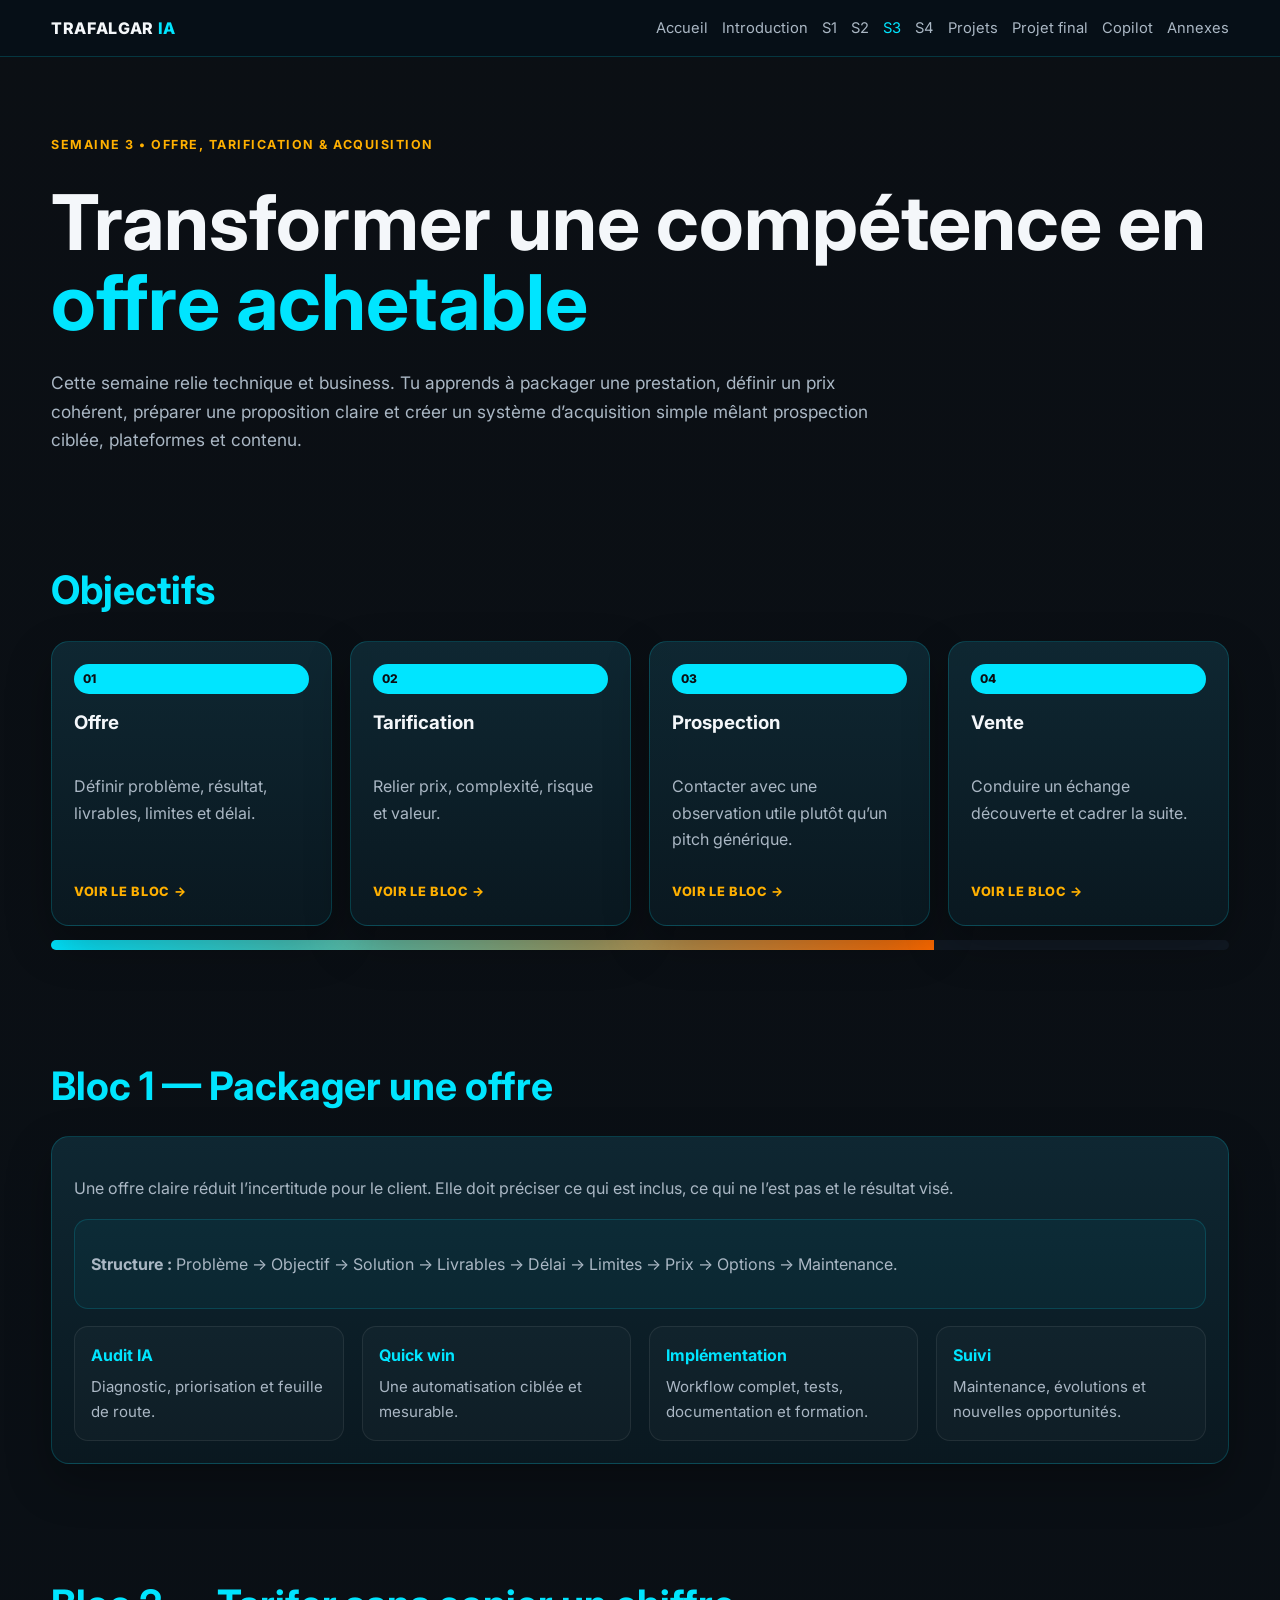
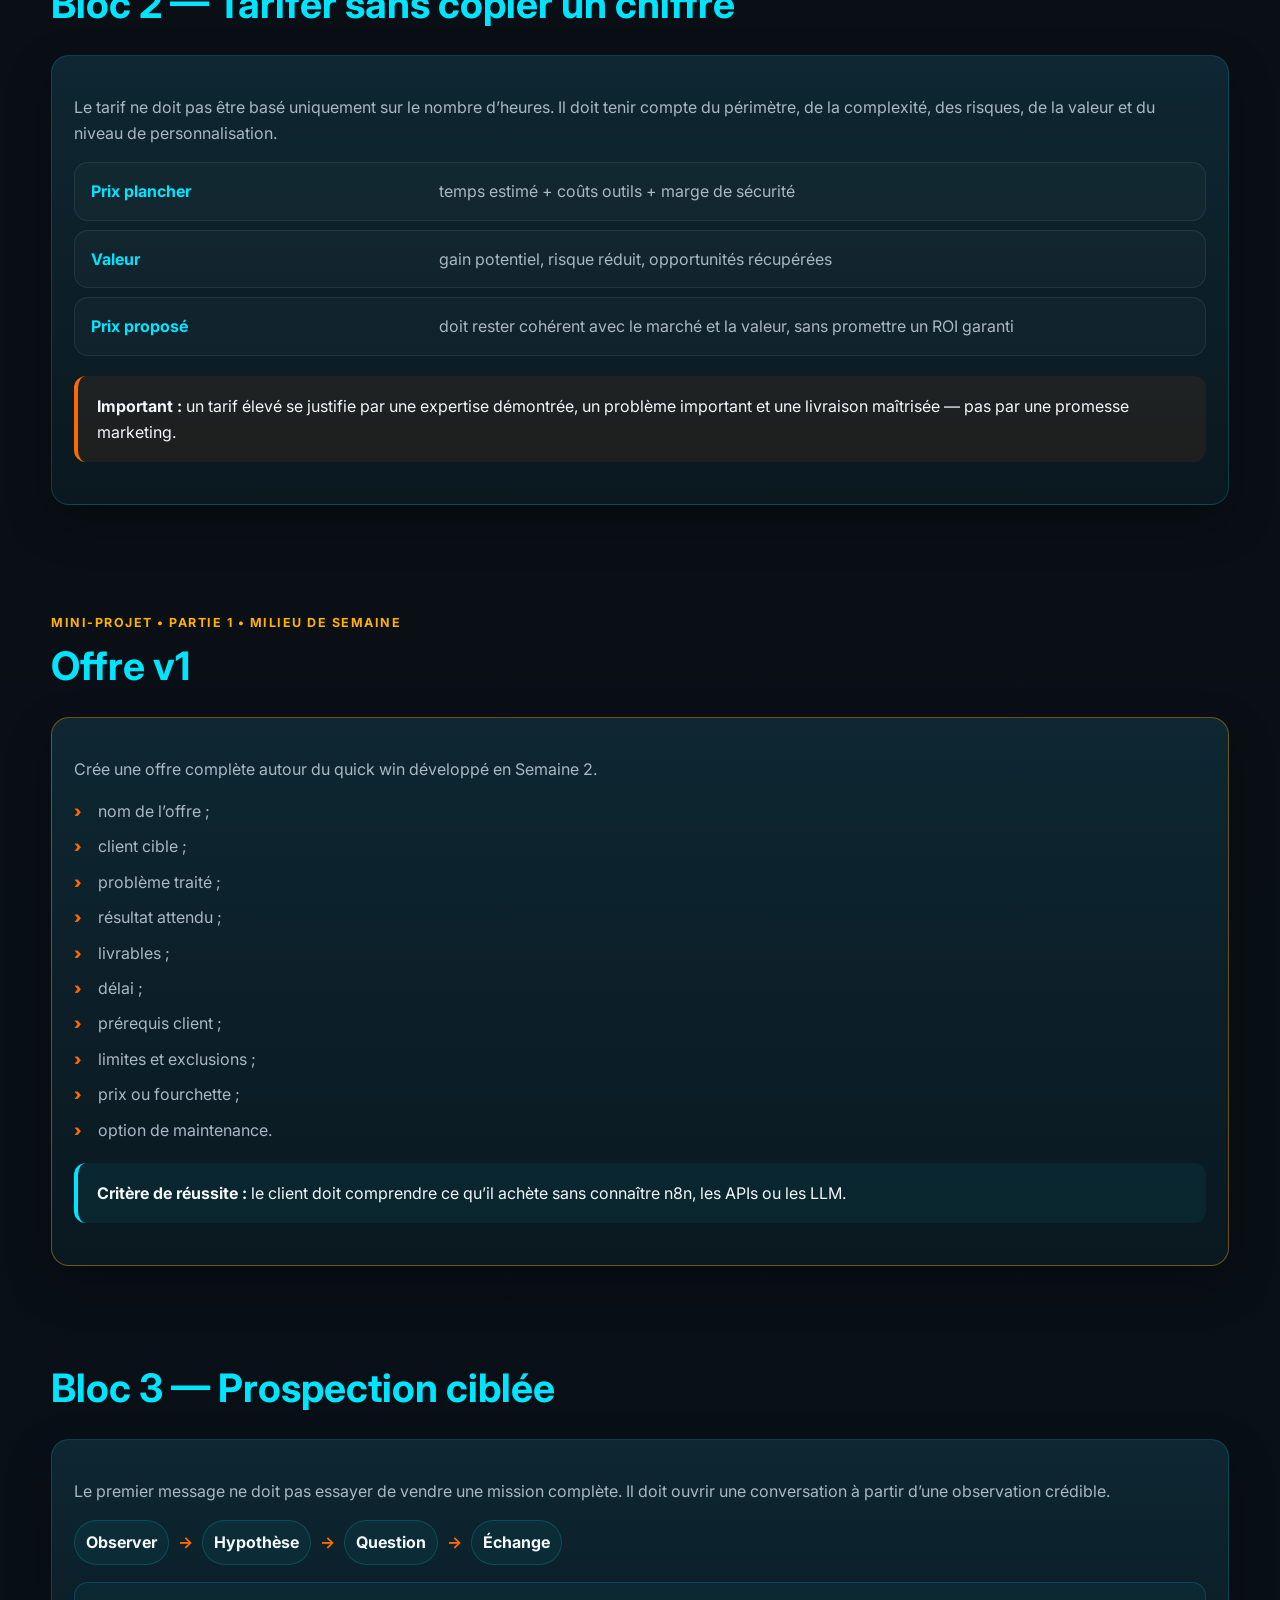
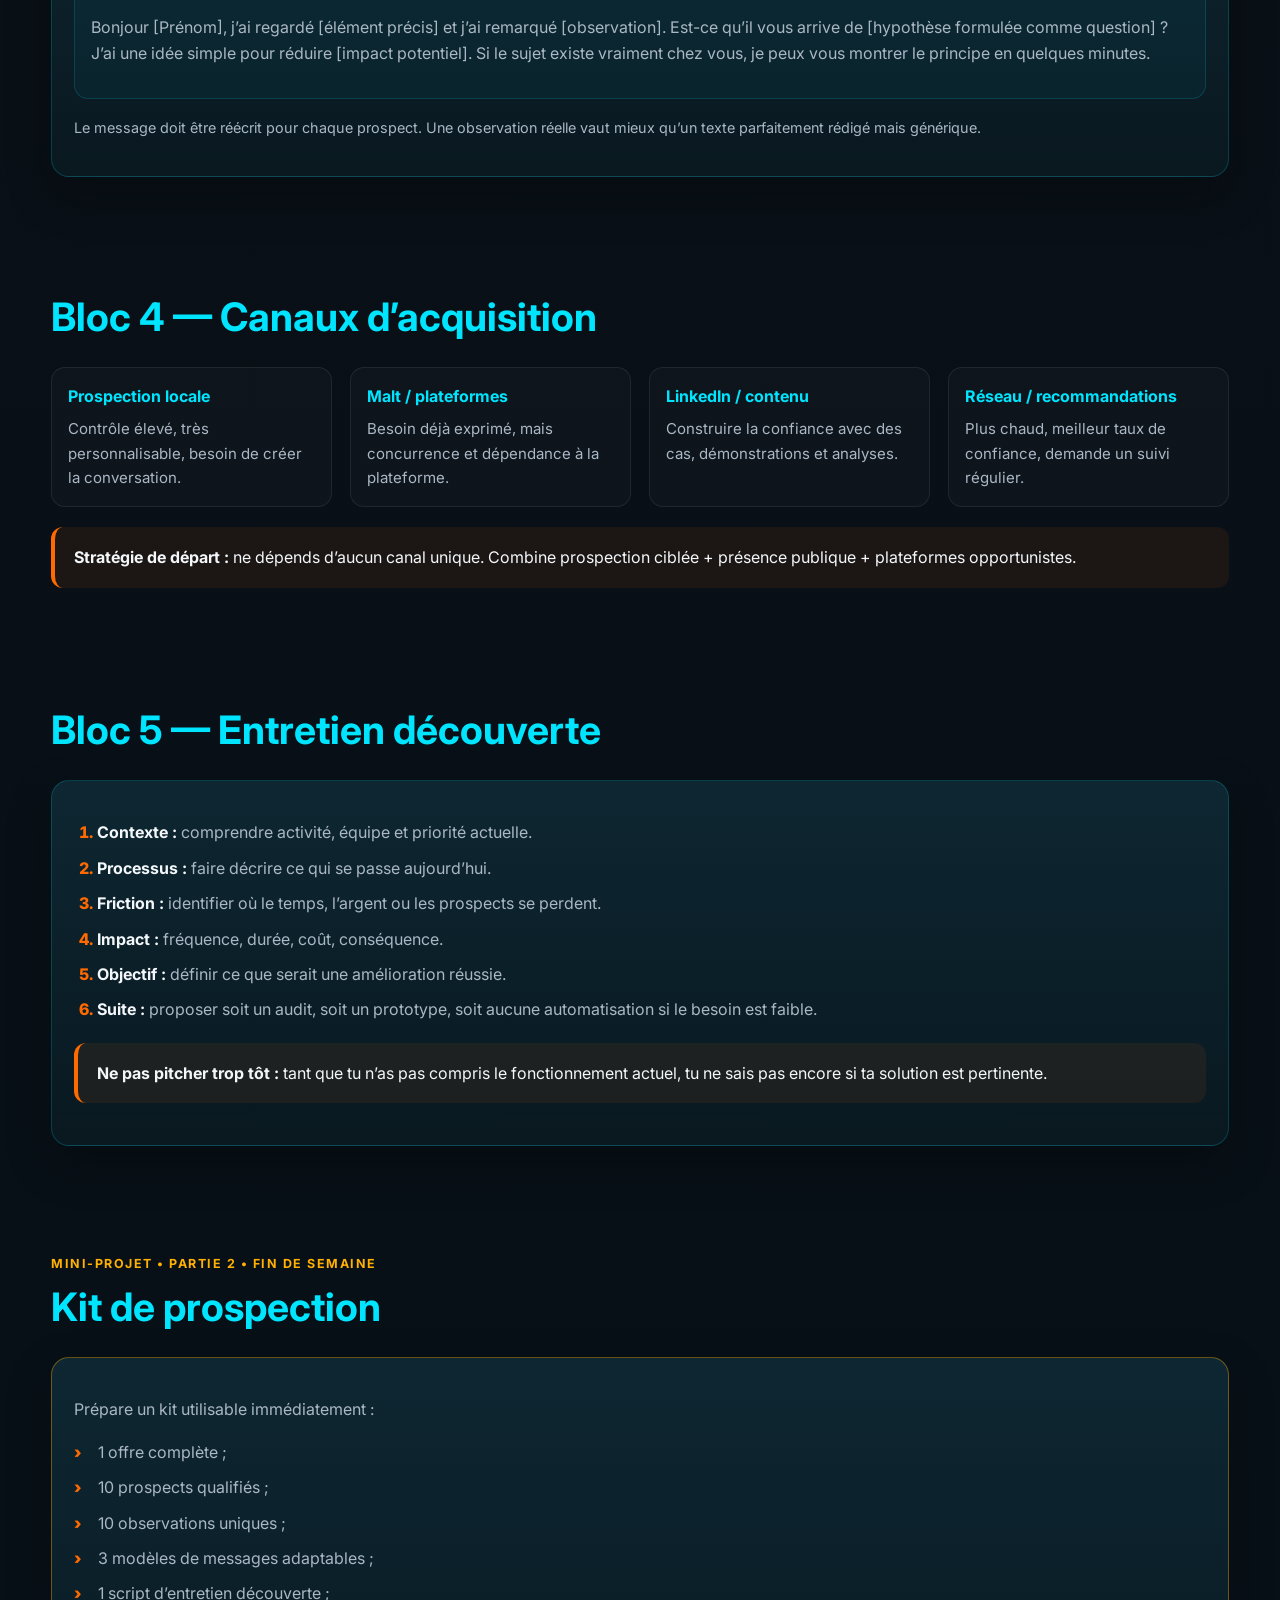
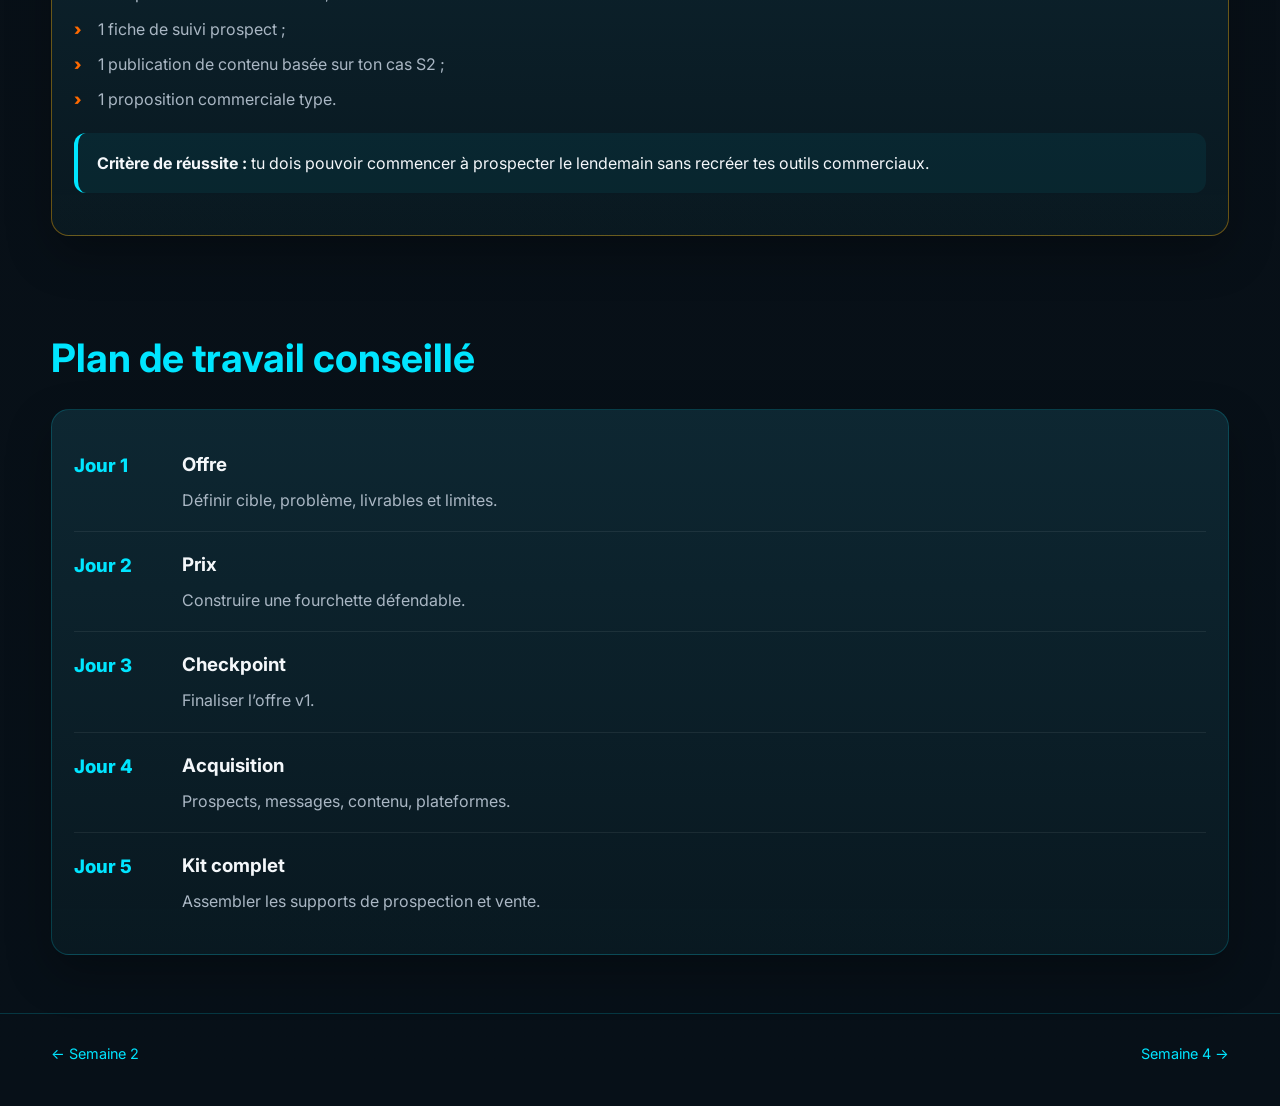
<file: semaine-3.html>
<!DOCTYPE html>
<html lang="fr"><head><meta charset="utf-8"/><meta content="width=device-width,initial-scale=1" name="viewport"/><title>Semaine 3 — Offre, tarification &amp; acquisition</title><link href="style.css" rel="stylesheet"/></head><body>
<header class="topbar"><div class="wrap nav"><a class="brand" href="index.html">TRAFALGAR <span>IA</span></a><nav class="navlinks"><a href="index.html">Accueil</a><a href="introduction.html">Introduction</a><a href="semaine-1.html">S1</a><a href="semaine-2.html">S2</a><a class="active" href="semaine-3.html">S3</a><a href="semaine-4.html">S4</a><a href="projets.html">Projets</a><a href="projet-final.html">Projet final</a><a href="copilot.html">Copilot</a><a href="annexes.html">Annexes</a></nav></div></header>
<main><section class="hero"><div class="wrap"><div class="eyebrow">Semaine 3 • Offre, tarification &amp; acquisition</div><h1>Transformer une compétence en <span>offre achetable</span></h1><p>Cette semaine relie technique et business. Tu apprends à packager une prestation, définir un prix cohérent, préparer une proposition claire et créer un système d’acquisition simple mêlant prospection ciblée, plateformes et contenu.</p></div></section>
<section class="section"><div class="wrap"><h2>Objectifs</h2><div class="grid"><a class="card link smart-card" href="#offre"><span class="tag">01</span><h3>Offre</h3><p>Définir problème, résultat, livrables, limites et délai.</p><span class="card-preview">Transformer un problème précis en prestation avec résultat, livrables, délai, limites et maintenance.</span><span class="card-cta">Voir le bloc →</span></a><a class="card link smart-card" href="#tarification"><span class="tag">02</span><h3>Tarification</h3><p>Relier prix, complexité, risque et valeur.</p><span class="card-preview">Construire un prix à partir du périmètre, du risque, de la complexité et de la valeur plutôt que d’un tarif copié.</span><span class="card-cta">Voir le bloc →</span></a><a class="card link smart-card" href="#prospection"><span class="tag">03</span><h3>Prospection</h3><p>Contacter avec une observation utile plutôt qu’un pitch générique.</p><span class="card-preview">Observer un prospect, formuler une hypothèse utile et ouvrir une conversation sans spam ni discours générique.</span><span class="card-cta">Voir le bloc →</span></a><a class="card link smart-card" href="#acquisition"><span class="tag">04</span><h3>Vente</h3><p>Conduire un échange découverte et cadrer la suite.</p><span class="card-preview">Combiner prospection directe, plateformes, contenu et recommandations selon la maturité de ton activité.</span><span class="card-cta">Voir le bloc →</span></a></div><div class="progress"><span class="w75"></span></div></div></section>
<section class="section anchor-target" id="offre"><div class="wrap"><h2>Bloc 1 — Packager une offre</h2><div class="card lesson"><p>Une offre claire réduit l’incertitude pour le client. Elle doit préciser ce qui est inclus, ce qui ne l’est pas et le résultat visé.</p><div class="template"><p><strong>Structure :</strong> Problème → Objectif → Solution → Livrables → Délai → Limites → Prix → Options → Maintenance.</p></div><div class="grid compact"><div class="mini-card"><strong>Audit IA</strong><span>Diagnostic, priorisation et feuille de route.</span></div><div class="mini-card"><strong>Quick win</strong><span>Une automatisation ciblée et mesurable.</span></div><div class="mini-card"><strong>Implémentation</strong><span>Workflow complet, tests, documentation et formation.</span></div><div class="mini-card"><strong>Suivi</strong><span>Maintenance, évolutions et nouvelles opportunités.</span></div></div></div></div></section>
<section class="section anchor-target" id="tarification"><div class="wrap"><h2>Bloc 2 — Tarifer sans copier un chiffre</h2><div class="card lesson"><p>Le tarif ne doit pas être basé uniquement sur le nombre d’heures. Il doit tenir compte du périmètre, de la complexité, des risques, de la valeur et du niveau de personnalisation.</p><div class="formula"><strong>Prix plancher</strong><span>temps estimé + coûts outils + marge de sécurité</span></div><div class="formula"><strong>Valeur</strong><span>gain potentiel, risque réduit, opportunités récupérées</span></div><div class="formula"><strong>Prix proposé</strong><span>doit rester cohérent avec le marché et la valeur, sans promettre un ROI garanti</span></div><div class="callout"><strong>Important :</strong> un tarif élevé se justifie par une expertise démontrée, un problème important et une livraison maîtrisée — pas par une promesse marketing.</div></div></div></section>
<section class="section"><div class="wrap"><div class="eyebrow">Mini-projet • Partie 1 • Milieu de semaine</div><h2 id="mini1">Offre v1</h2><div class="card checkpoint"><p>Crée une offre complète autour du quick win développé en Semaine 2.</p><ul class="list"><li>nom de l’offre ;</li><li>client cible ;</li><li>problème traité ;</li><li>résultat attendu ;</li><li>livrables ;</li><li>délai ;</li><li>prérequis client ;</li><li>limites et exclusions ;</li><li>prix ou fourchette ;</li><li>option de maintenance.</li></ul><div class="callout cyan"><strong>Critère de réussite :</strong> le client doit comprendre ce qu’il achète sans connaître n8n, les APIs ou les LLM.</div></div></div></section>
<section class="section anchor-target" id="prospection"><div class="wrap"><h2>Bloc 3 — Prospection ciblée</h2><div class="card lesson"><p>Le premier message ne doit pas essayer de vendre une mission complète. Il doit ouvrir une conversation à partir d’une observation crédible.</p><div class="pipeline"><span>Observer</span><b>→</b><span>Hypothèse</span><b>→</b><span>Question</span><b>→</b><span>Échange</span></div><div class="template"><p>Bonjour [Prénom], j’ai regardé [élément précis] et j’ai remarqué [observation]. Est-ce qu’il vous arrive de [hypothèse formulée comme question] ? J’ai une idée simple pour réduire [impact potentiel]. Si le sujet existe vraiment chez vous, je peux vous montrer le principe en quelques minutes.</p></div><p class="small">Le message doit être réécrit pour chaque prospect. Une observation réelle vaut mieux qu’un texte parfaitement rédigé mais générique.</p></div></div></section>
<section class="section anchor-target" id="acquisition"><div class="wrap"><h2>Bloc 4 — Canaux d’acquisition</h2><div class="grid compact"><div class="mini-card"><strong>Prospection locale</strong><span>Contrôle élevé, très personnalisable, besoin de créer la conversation.</span></div><div class="mini-card"><strong>Malt / plateformes</strong><span>Besoin déjà exprimé, mais concurrence et dépendance à la plateforme.</span></div><div class="mini-card"><strong>LinkedIn / contenu</strong><span>Construire la confiance avec des cas, démonstrations et analyses.</span></div><div class="mini-card"><strong>Réseau / recommandations</strong><span>Plus chaud, meilleur taux de confiance, demande un suivi régulier.</span></div></div><div class="callout"><strong>Stratégie de départ :</strong> ne dépends d’aucun canal unique. Combine prospection ciblée + présence publique + plateformes opportunistes.</div></div></section>
<section class="section"><div class="wrap"><h2>Bloc 5 — Entretien découverte</h2><div class="card lesson"><ol class="numbered"><li><strong>Contexte :</strong> comprendre activité, équipe et priorité actuelle.</li><li><strong>Processus :</strong> faire décrire ce qui se passe aujourd’hui.</li><li><strong>Friction :</strong> identifier où le temps, l’argent ou les prospects se perdent.</li><li><strong>Impact :</strong> fréquence, durée, coût, conséquence.</li><li><strong>Objectif :</strong> définir ce que serait une amélioration réussie.</li><li><strong>Suite :</strong> proposer soit un audit, soit un prototype, soit aucune automatisation si le besoin est faible.</li></ol><div class="callout"><strong>Ne pas pitcher trop tôt :</strong> tant que tu n’as pas compris le fonctionnement actuel, tu ne sais pas encore si ta solution est pertinente.</div></div></div></section>
<section class="section"><div class="wrap"><div class="eyebrow">Mini-projet • Partie 2 • Fin de semaine</div><h2 id="mini2">Kit de prospection</h2><div class="card checkpoint"><p>Prépare un kit utilisable immédiatement :</p><ul class="list"><li>1 offre complète ;</li><li>10 prospects qualifiés ;</li><li>10 observations uniques ;</li><li>3 modèles de messages adaptables ;</li><li>1 script d’entretien découverte ;</li><li>1 fiche de suivi prospect ;</li><li>1 publication de contenu basée sur ton cas S2 ;</li><li>1 proposition commerciale type.</li></ul><div class="callout cyan"><strong>Critère de réussite :</strong> tu dois pouvoir commencer à prospecter le lendemain sans recréer tes outils commerciaux.</div></div></div></section>
<section class="section"><div class="wrap"><h2>Plan de travail conseillé</h2><div class="card"><div class="day"><div class="daynum">Jour 1</div><div><h3>Offre</h3><p>Définir cible, problème, livrables et limites.</p></div></div><div class="day"><div class="daynum">Jour 2</div><div><h3>Prix</h3><p>Construire une fourchette défendable.</p></div></div><div class="day"><div class="daynum">Jour 3</div><div><h3>Checkpoint</h3><p>Finaliser l’offre v1.</p></div></div><div class="day"><div class="daynum">Jour 4</div><div><h3>Acquisition</h3><p>Prospects, messages, contenu, plateformes.</p></div></div><div class="day"><div class="daynum">Jour 5</div><div><h3>Kit complet</h3><p>Assembler les supports de prospection et vente.</p></div></div></div></div></section>
</main><footer><div class="wrap footer-nav"><a href="semaine-2.html">← Semaine 2</a><a href="semaine-4.html">Semaine 4 →</a></div></footer></body></html>
</file>
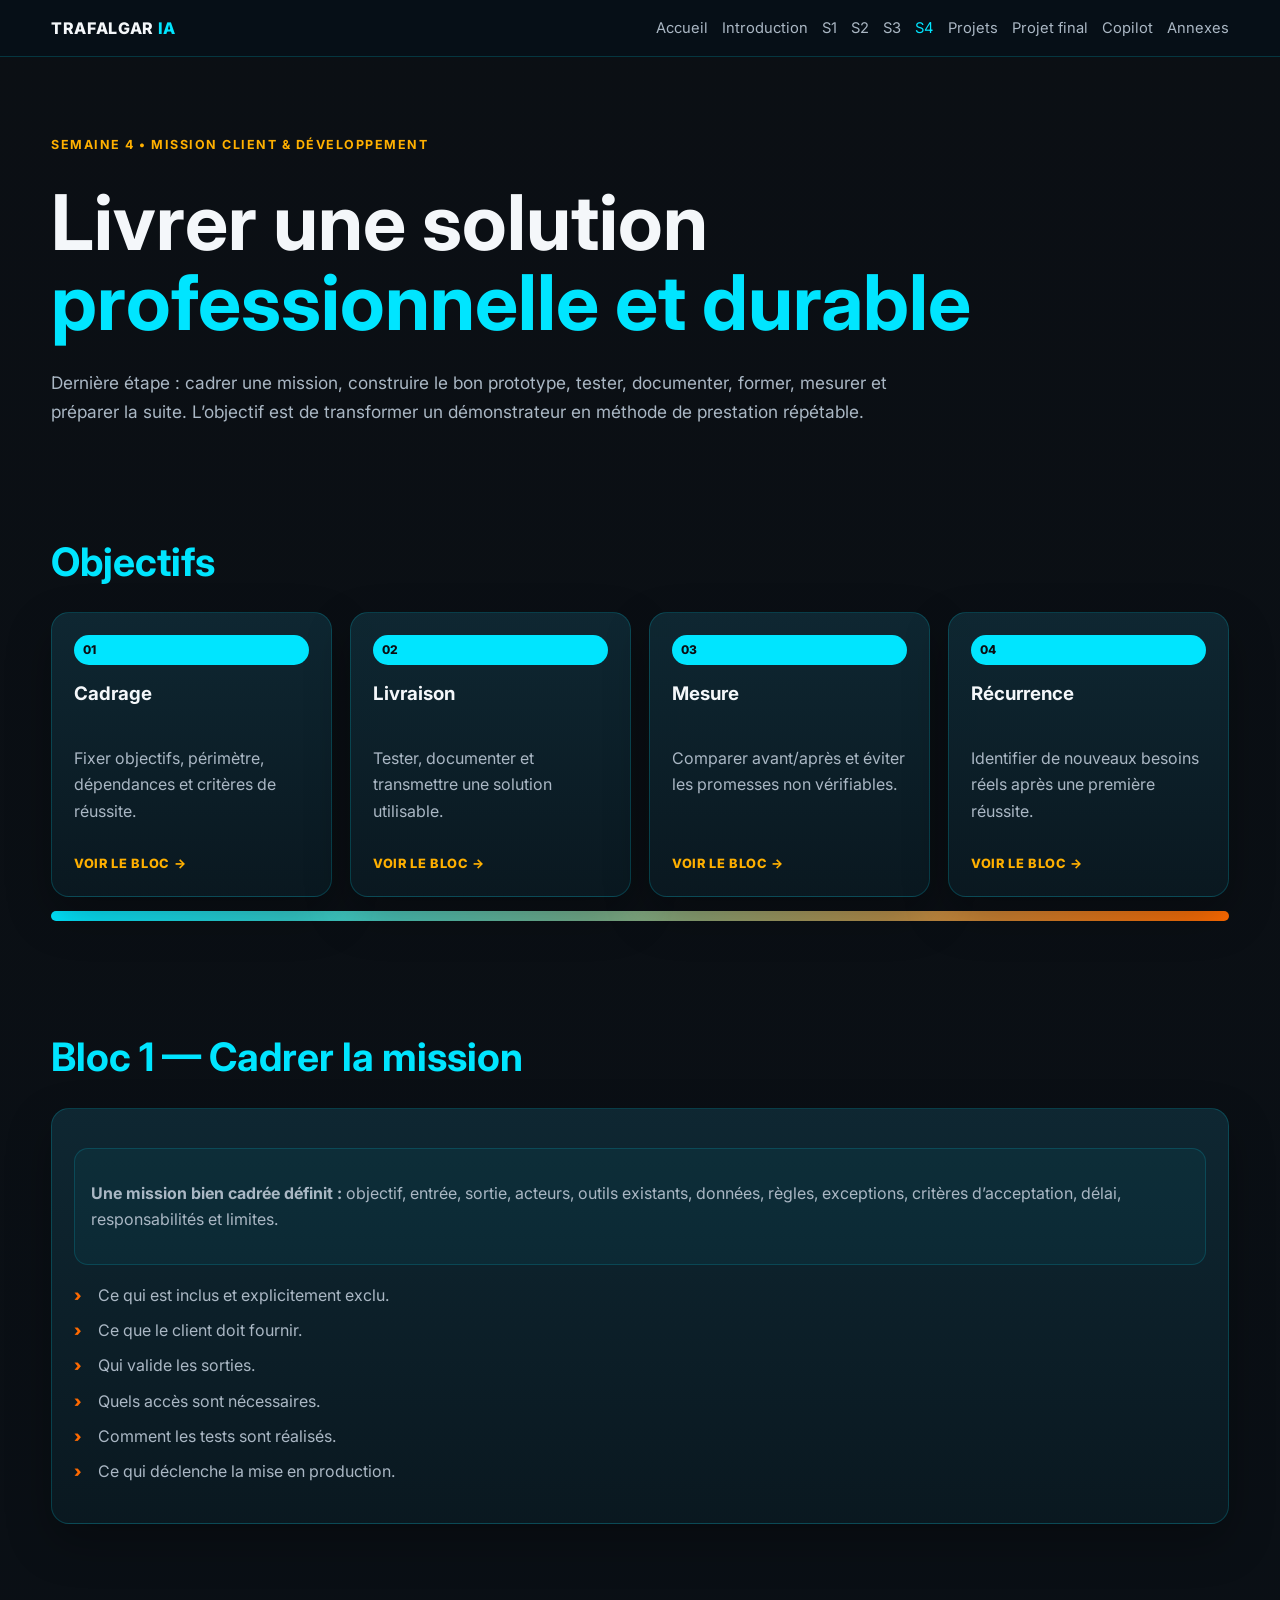
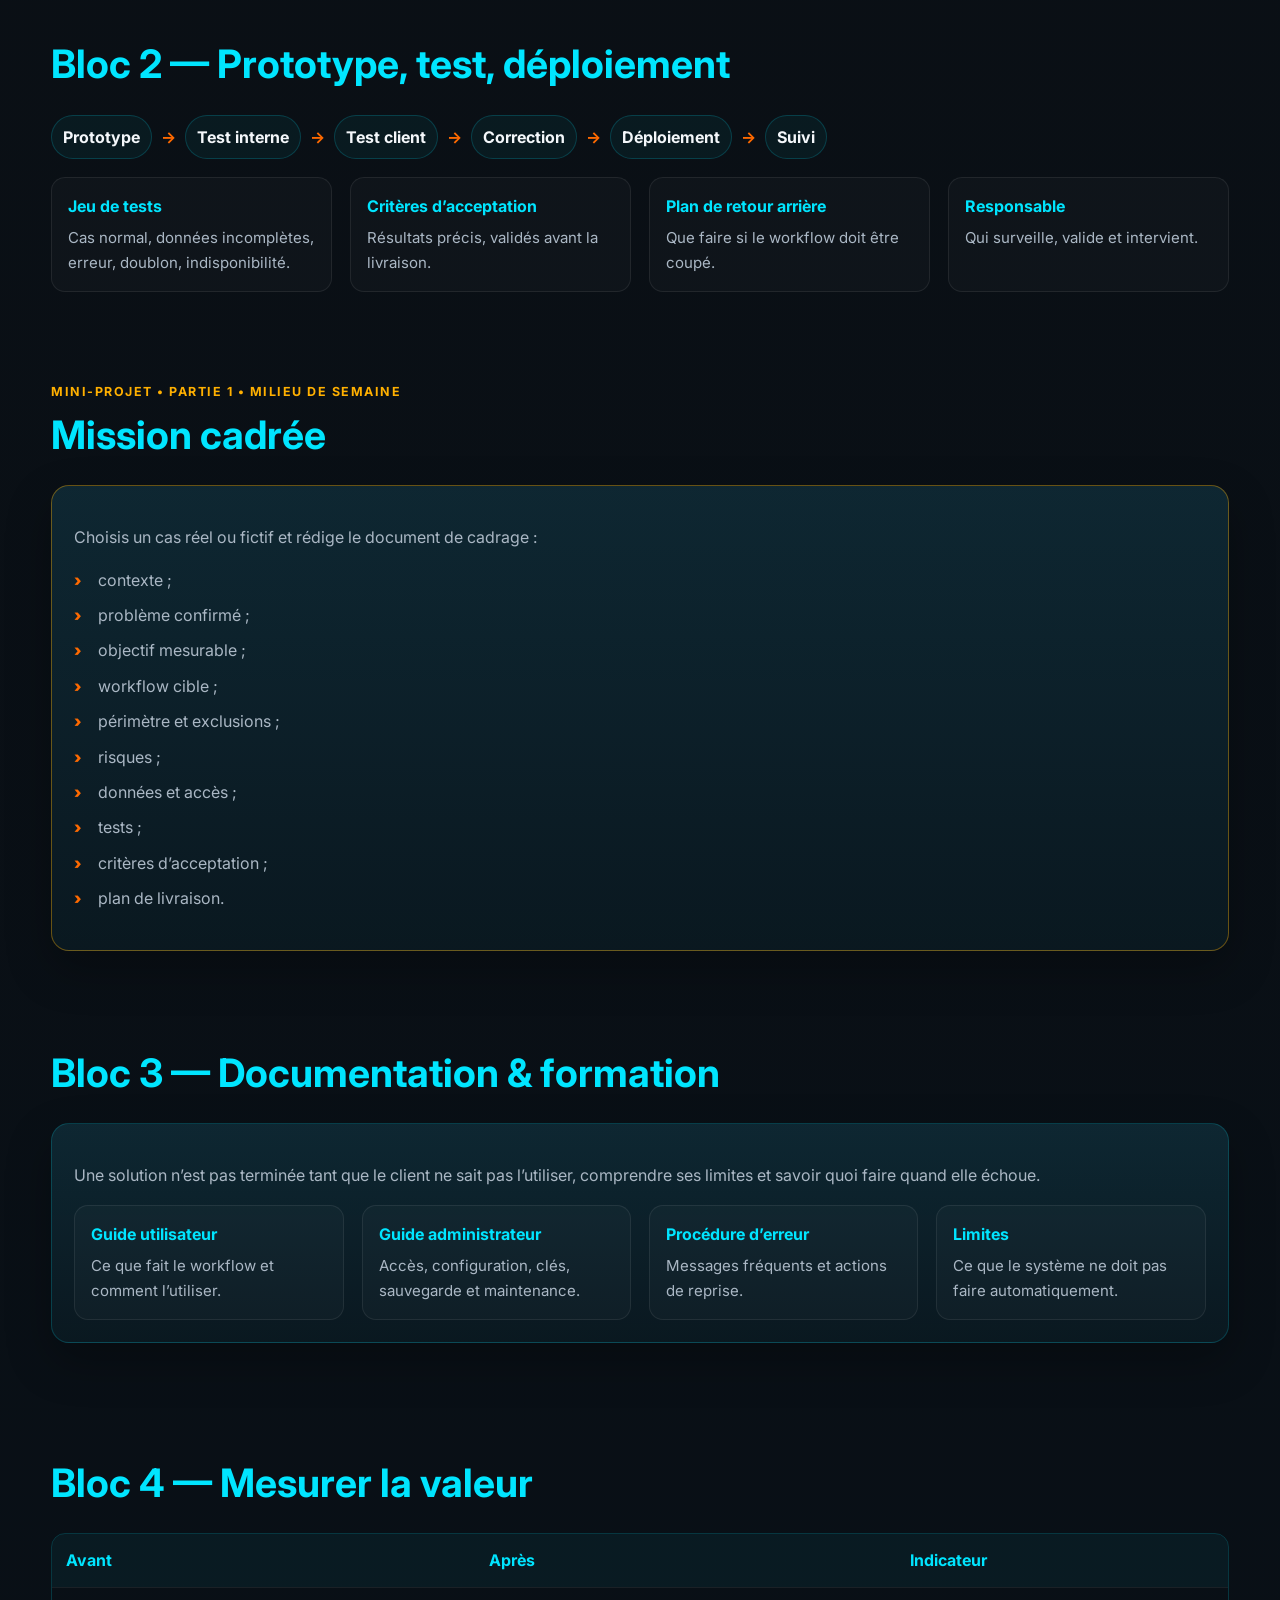
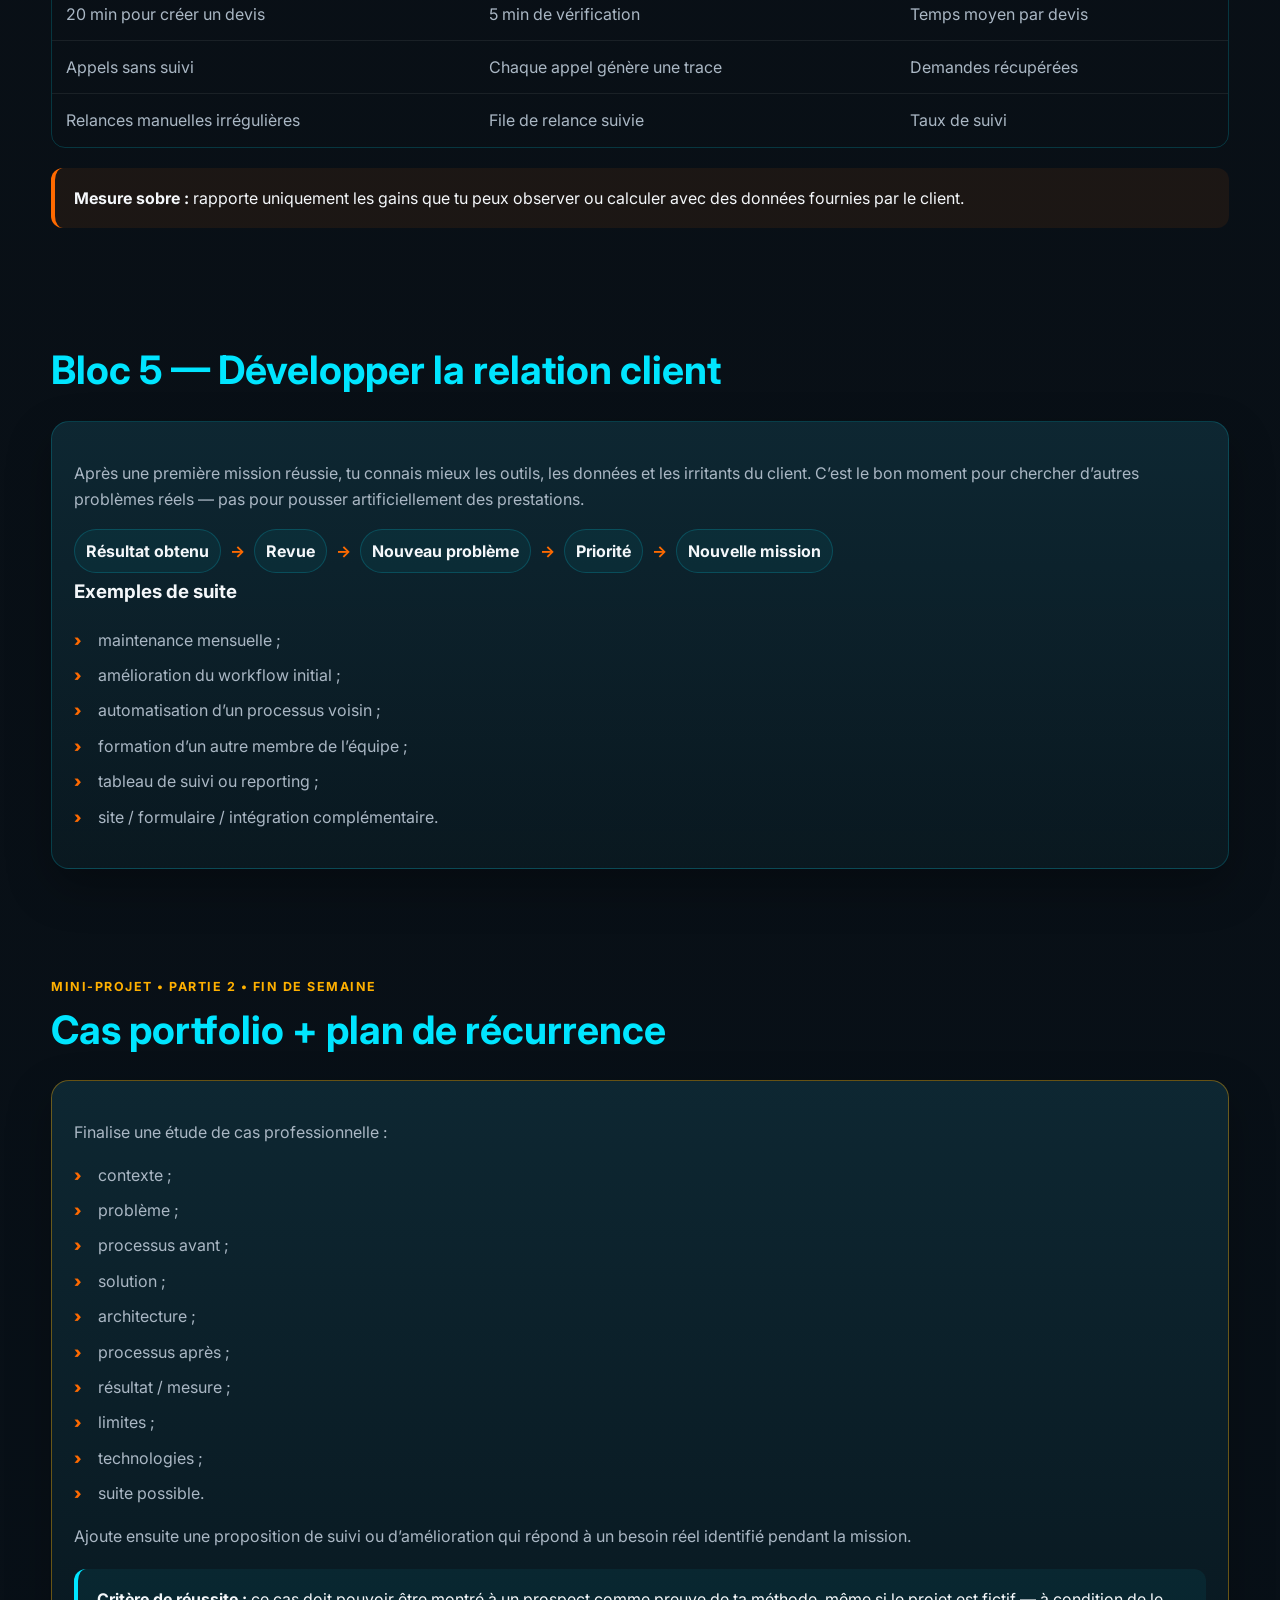
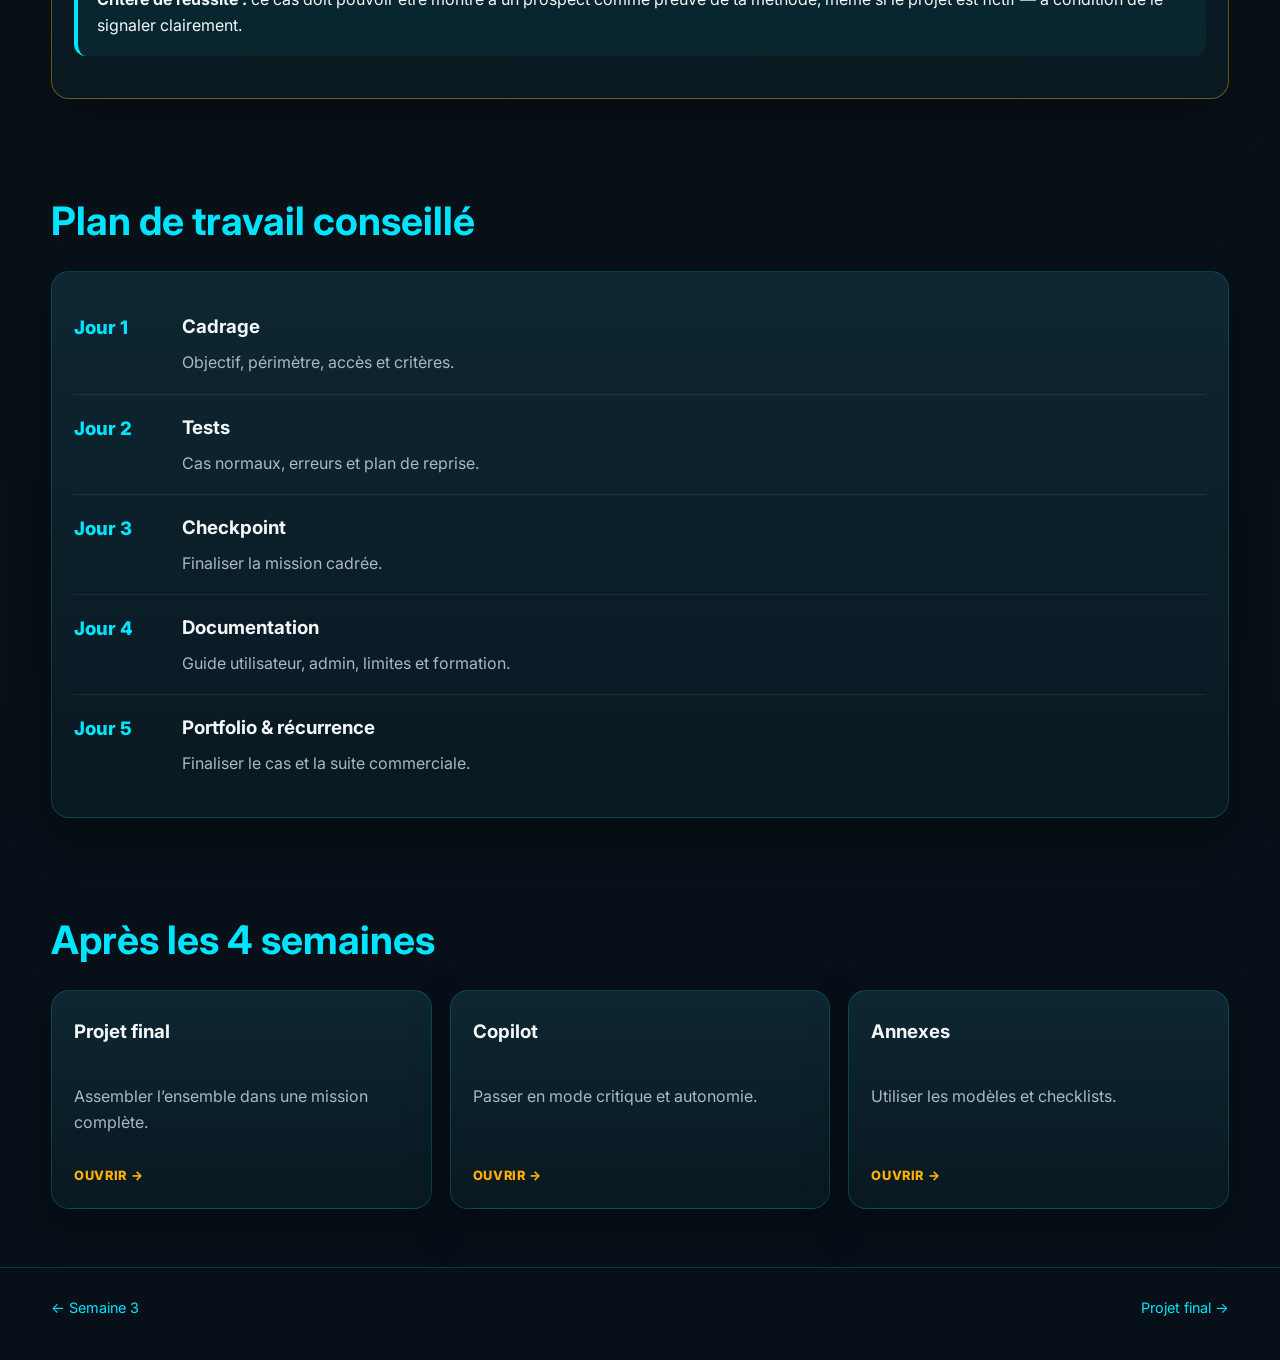
<file: semaine-4.html>
<!DOCTYPE html>
<html lang="fr"><head><meta charset="utf-8"/><meta content="width=device-width,initial-scale=1" name="viewport"/><title>Semaine 4 — Mission client &amp; développement</title><link href="style.css" rel="stylesheet"/></head><body>
<header class="topbar"><div class="wrap nav"><a class="brand" href="index.html">TRAFALGAR <span>IA</span></a><nav class="navlinks"><a href="index.html">Accueil</a><a href="introduction.html">Introduction</a><a href="semaine-1.html">S1</a><a href="semaine-2.html">S2</a><a href="semaine-3.html">S3</a><a class="active" href="semaine-4.html">S4</a><a href="projets.html">Projets</a><a href="projet-final.html">Projet final</a><a href="copilot.html">Copilot</a><a href="annexes.html">Annexes</a></nav></div></header>
<main><section class="hero"><div class="wrap"><div class="eyebrow">Semaine 4 • Mission client &amp; développement</div><h1>Livrer une solution <span>professionnelle et durable</span></h1><p>Dernière étape : cadrer une mission, construire le bon prototype, tester, documenter, former, mesurer et préparer la suite. L’objectif est de transformer un démonstrateur en méthode de prestation répétable.</p></div></section>
<section class="section"><div class="wrap"><h2>Objectifs</h2><div class="grid"><a class="card link smart-card" href="#cadrage"><span class="tag">01</span><h3>Cadrage</h3><p>Fixer objectifs, périmètre, dépendances et critères de réussite.</p><span class="card-preview">Définir objectif, périmètre, responsabilités, accès, critères de réussite et exclusions avant de produire.</span><span class="card-cta">Voir le bloc →</span></a><a class="card link smart-card" href="#deploiement"><span class="tag">02</span><h3>Livraison</h3><p>Tester, documenter et transmettre une solution utilisable.</p><span class="card-preview">Passer du prototype au système testé, réversible et suffisamment fiable pour un usage réel.</span><span class="card-cta">Voir le bloc →</span></a><a class="card link smart-card" href="#documentation"><span class="tag">03</span><h3>Mesure</h3><p>Comparer avant/après et éviter les promesses non vérifiables.</p><span class="card-preview">Livrer un système que le client comprend : guide, limites, procédure de reprise et transfert de compétences.</span><span class="card-cta">Voir le bloc →</span></a><a class="card link smart-card" href="#mesure"><span class="tag">04</span><h3>Récurrence</h3><p>Identifier de nouveaux besoins réels après une première réussite.</p><span class="card-preview">Comparer avant/après avec des indicateurs simples et préparer la suite uniquement si de nouveaux besoins réels apparaissent.</span><span class="card-cta">Voir le bloc →</span></a></div><div class="progress"><span class="w100"></span></div></div></section>
<section class="section anchor-target" id="cadrage"><div class="wrap"><h2>Bloc 1 — Cadrer la mission</h2><div class="card lesson"><div class="template"><p><strong>Une mission bien cadrée définit :</strong> objectif, entrée, sortie, acteurs, outils existants, données, règles, exceptions, critères d’acceptation, délai, responsabilités et limites.</p></div><ul class="list"><li>Ce qui est inclus et explicitement exclu.</li><li>Ce que le client doit fournir.</li><li>Qui valide les sorties.</li><li>Quels accès sont nécessaires.</li><li>Comment les tests sont réalisés.</li><li>Ce qui déclenche la mise en production.</li></ul></div></div></section>
<section class="section anchor-target" id="deploiement"><div class="wrap"><h2>Bloc 2 — Prototype, test, déploiement</h2><div class="pipeline"><span>Prototype</span><b>→</b><span>Test interne</span><b>→</b><span>Test client</span><b>→</b><span>Correction</span><b>→</b><span>Déploiement</span><b>→</b><span>Suivi</span></div><div class="grid compact" style="margin-top:18px"><div class="mini-card"><strong>Jeu de tests</strong><span>Cas normal, données incomplètes, erreur, doublon, indisponibilité.</span></div><div class="mini-card"><strong>Critères d’acceptation</strong><span>Résultats précis, validés avant la livraison.</span></div><div class="mini-card"><strong>Plan de retour arrière</strong><span>Que faire si le workflow doit être coupé.</span></div><div class="mini-card"><strong>Responsable</strong><span>Qui surveille, valide et intervient.</span></div></div></div></section>
<section class="section"><div class="wrap"><div class="eyebrow">Mini-projet • Partie 1 • Milieu de semaine</div><h2 id="mini1">Mission cadrée</h2><div class="card checkpoint"><p>Choisis un cas réel ou fictif et rédige le document de cadrage :</p><ul class="list"><li>contexte ;</li><li>problème confirmé ;</li><li>objectif mesurable ;</li><li>workflow cible ;</li><li>périmètre et exclusions ;</li><li>risques ;</li><li>données et accès ;</li><li>tests ;</li><li>critères d’acceptation ;</li><li>plan de livraison.</li></ul></div></div></section>
<section class="section anchor-target" id="documentation"><div class="wrap"><h2>Bloc 3 — Documentation &amp; formation</h2><div class="card lesson"><p>Une solution n’est pas terminée tant que le client ne sait pas l’utiliser, comprendre ses limites et savoir quoi faire quand elle échoue.</p><div class="grid compact"><div class="mini-card"><strong>Guide utilisateur</strong><span>Ce que fait le workflow et comment l’utiliser.</span></div><div class="mini-card"><strong>Guide administrateur</strong><span>Accès, configuration, clés, sauvegarde et maintenance.</span></div><div class="mini-card"><strong>Procédure d’erreur</strong><span>Messages fréquents et actions de reprise.</span></div><div class="mini-card"><strong>Limites</strong><span>Ce que le système ne doit pas faire automatiquement.</span></div></div></div></div></section>
<section class="section anchor-target" id="mesure"><div class="wrap"><h2>Bloc 4 — Mesurer la valeur</h2><div class="table-wrap"><table class="table"><thead><tr><th>Avant</th><th>Après</th><th>Indicateur</th></tr></thead><tbody><tr><td>20 min pour créer un devis</td><td>5 min de vérification</td><td>Temps moyen par devis</td></tr><tr><td>Appels sans suivi</td><td>Chaque appel génère une trace</td><td>Demandes récupérées</td></tr><tr><td>Relances manuelles irrégulières</td><td>File de relance suivie</td><td>Taux de suivi</td></tr></tbody></table></div><div class="callout"><strong>Mesure sobre :</strong> rapporte uniquement les gains que tu peux observer ou calculer avec des données fournies par le client.</div></div></section>
<section class="section"><div class="wrap"><h2>Bloc 5 — Développer la relation client</h2><div class="card lesson"><p>Après une première mission réussie, tu connais mieux les outils, les données et les irritants du client. C’est le bon moment pour chercher d’autres problèmes réels — pas pour pousser artificiellement des prestations.</p><div class="pipeline"><span>Résultat obtenu</span><b>→</b><span>Revue</span><b>→</b><span>Nouveau problème</span><b>→</b><span>Priorité</span><b>→</b><span>Nouvelle mission</span></div><h3>Exemples de suite</h3><ul class="list"><li>maintenance mensuelle ;</li><li>amélioration du workflow initial ;</li><li>automatisation d’un processus voisin ;</li><li>formation d’un autre membre de l’équipe ;</li><li>tableau de suivi ou reporting ;</li><li>site / formulaire / intégration complémentaire.</li></ul></div></div></section>
<section class="section"><div class="wrap"><div class="eyebrow">Mini-projet • Partie 2 • Fin de semaine</div><h2 id="mini2">Cas portfolio + plan de récurrence</h2><div class="card checkpoint"><p>Finalise une étude de cas professionnelle :</p><ul class="list"><li>contexte ;</li><li>problème ;</li><li>processus avant ;</li><li>solution ;</li><li>architecture ;</li><li>processus après ;</li><li>résultat / mesure ;</li><li>limites ;</li><li>technologies ;</li><li>suite possible.</li></ul><p>Ajoute ensuite une proposition de suivi ou d’amélioration qui répond à un besoin réel identifié pendant la mission.</p><div class="callout cyan"><strong>Critère de réussite :</strong> ce cas doit pouvoir être montré à un prospect comme preuve de ta méthode, même si le projet est fictif — à condition de le signaler clairement.</div></div></div></section>
<section class="section"><div class="wrap"><h2>Plan de travail conseillé</h2><div class="card"><div class="day"><div class="daynum">Jour 1</div><div><h3>Cadrage</h3><p>Objectif, périmètre, accès et critères.</p></div></div><div class="day"><div class="daynum">Jour 2</div><div><h3>Tests</h3><p>Cas normaux, erreurs et plan de reprise.</p></div></div><div class="day"><div class="daynum">Jour 3</div><div><h3>Checkpoint</h3><p>Finaliser la mission cadrée.</p></div></div><div class="day"><div class="daynum">Jour 4</div><div><h3>Documentation</h3><p>Guide utilisateur, admin, limites et formation.</p></div></div><div class="day"><div class="daynum">Jour 5</div><div><h3>Portfolio &amp; récurrence</h3><p>Finaliser le cas et la suite commerciale.</p></div></div></div></div></section>
<section class="section"><div class="wrap"><h2>Après les 4 semaines</h2><div class="grid"><a class="card link smart-card" href="projet-final.html"><h3>Projet final</h3><p>Assembler l’ensemble dans une mission complète.</p><span class="card-preview">Assemble toutes les compétences dans une mission de synthèse avec barème de validation.</span><span class="card-cta">Ouvrir →</span></a><a class="card link smart-card" href="copilot.html"><h3>Copilot</h3><p>Passer en mode critique et autonomie.</p><span class="card-preview">Utilise le Copilot en mode critique : il challenge tes choix au lieu de décider à ta place.</span><span class="card-cta">Ouvrir →</span></a><a class="card link smart-card" href="annexes.html"><h3>Annexes</h3><p>Utiliser les modèles et checklists.</p><span class="card-preview">Réutilise les checklists, matrices, formules et modèles dans tes futures missions.</span><span class="card-cta">Ouvrir →</span></a></div></div></section>
</main><footer><div class="wrap footer-nav"><a href="semaine-3.html">← Semaine 3</a><a href="projet-final.html">Projet final →</a></div></footer></body></html>
</file>
<file: style.css>
@import url('https://fonts.googleapis.com/css2?family=Inter:wght@400;500;600;700;800&display=swap');
:root{--bg:#0B0F14;--bg2:#071018;--panel:#0F2A35;--panel2:#0A1A22;--cyan:#00E5FF;--orange:#FF6A00;--amber:#FFB000;--text:#F4F7FA;--muted:#AAB7C4;--border:rgba(0,229,255,.18);--shadow:0 18px 45px rgba(0,0,0,.28)}
*{box-sizing:border-box}html{scroll-behavior:smooth}body{margin:0;font-family:Inter,system-ui,sans-serif;background:linear-gradient(180deg,var(--bg),var(--bg2));color:var(--text);line-height:1.65}a{color:inherit;text-decoration:none}.wrap{width:min(1180px,92%);margin:auto}
.topbar{position:sticky;top:0;z-index:20;background:rgba(7,16,24,.94);backdrop-filter:blur(14px);border-bottom:1px solid var(--border)}.nav{display:flex;align-items:center;justify-content:space-between;gap:24px;padding:15px 0}.brand{font-weight:800;letter-spacing:.04em}.brand span{color:var(--cyan)}.navlinks{display:flex;flex-wrap:wrap;gap:14px}.navlinks a{color:var(--muted);font-size:.92rem}.navlinks a:hover,.navlinks a.active{color:var(--cyan)}
.hero{padding:78px 0 54px}.eyebrow{color:var(--amber);font-weight:700;text-transform:uppercase;letter-spacing:.12em;font-size:.78rem}.hero h1{font-size:clamp(2.35rem,6vw,4.8rem);line-height:1.04;margin:.35em 0}.hero h1 span{color:var(--cyan)}.hero p{max-width:840px;color:var(--muted);font-size:1.08rem}.actions{display:flex;gap:14px;flex-wrap:wrap;margin-top:26px}.btn{display:inline-flex;align-items:center;justify-content:center;padding:12px 18px;border-radius:12px;font-weight:800;border:1px solid transparent;cursor:pointer}.btn.primary{background:var(--orange);color:#fff}.btn.secondary{border-color:var(--cyan);color:var(--cyan);background:transparent}.btn.ghost{border-color:rgba(255,255,255,.1);color:var(--muted)}
.section{padding:32px 0 58px}.section h2{font-size:clamp(1.7rem,4vw,2.45rem);margin:0 0 18px;color:var(--cyan)}.section h3{margin-top:.25rem}.section-intro{color:var(--muted);max-width:880px;margin-bottom:26px}.grid{display:grid;grid-template-columns:repeat(auto-fit,minmax(240px,1fr));gap:18px}.grid.compact{grid-template-columns:repeat(auto-fit,minmax(210px,1fr))}.card{background:linear-gradient(180deg,rgba(15,42,53,.9),rgba(10,26,34,.88));border:1px solid var(--border);border-radius:18px;padding:22px;box-shadow:var(--shadow)}.card p{color:var(--muted)}.card.link:hover{transform:translateY(-2px);border-color:rgba(0,229,255,.42);transition:.2s}.tag{display:inline-block;font-size:.75rem;font-weight:800;color:var(--bg);background:var(--cyan);padding:5px 9px;border-radius:999px;margin-bottom:10px}.tag.orange{background:var(--orange);color:white}.tag.amber{background:var(--amber);color:var(--bg)}
.callout{border-left:4px solid var(--orange);background:rgba(255,106,0,.08);padding:17px 19px;border-radius:12px;margin:20px 0}.callout.cyan{border-left-color:var(--cyan);background:rgba(0,229,255,.06)}.small{font-size:.9rem;color:var(--muted)}.list{display:grid;gap:9px;padding:0;list-style:none}.list li{padding-left:24px;position:relative;color:var(--muted)}.list li:before{content:'›';position:absolute;left:0;color:var(--orange);font-weight:900}.numbered{display:grid;gap:9px;color:var(--muted);padding-left:1.4rem}.numbered li::marker{color:var(--orange);font-weight:800}.numbered strong,.list strong{color:var(--text)}
.pipeline{display:flex;align-items:center;flex-wrap:wrap;gap:9px;color:var(--muted)}.pipeline span{border:1px solid var(--border);background:rgba(0,229,255,.05);padding:8px 11px;border-radius:999px;color:var(--text);font-weight:700}.pipeline b{color:var(--orange)}
.progress{height:10px;background:#111923;border-radius:99px;overflow:hidden;margin:14px 0}.progress>span{display:block;height:100%;background:linear-gradient(90deg,var(--cyan),var(--orange))}.w25{width:25%}.w50{width:50%}.w75{width:75%}.w100{width:100%}
.lesson{margin-bottom:18px}.compare-grid{display:grid;grid-template-columns:repeat(2,minmax(0,1fr));gap:14px;margin:18px 0}.compare{border-radius:14px;padding:17px;border:1px solid var(--border)}.compare.bad{background:rgba(255,106,0,.055);border-color:rgba(255,106,0,.25)}.compare.good{background:rgba(0,229,255,.05)}.template,.mini-card,.formula,.deliverable{padding:15px 16px;border-radius:14px;background:rgba(255,255,255,.025);border:1px solid rgba(255,255,255,.075)}.template{margin:17px 0;background:rgba(0,229,255,.045);border-color:rgba(0,229,255,.16)}.mini-card{display:flex;flex-direction:column;gap:7px}.mini-card strong{color:var(--cyan)}.mini-card span{color:var(--muted);font-size:.94rem}.exercise{border:1px dashed rgba(255,176,0,.45);background:rgba(255,176,0,.05);padding:18px 20px;border-radius:14px;margin:18px 0}.exercise h3{color:var(--amber)}.formula{display:grid;grid-template-columns:minmax(190px,.8fr) 1.8fr;gap:14px;align-items:center;margin-bottom:9px}.formula strong{color:var(--cyan)}.formula span{color:var(--muted)}
.day{display:grid;grid-template-columns:90px 1fr;gap:18px;padding:18px 0;border-bottom:1px solid rgba(255,255,255,.07)}.day:last-child{border-bottom:0}.daynum{font-size:1.16rem;font-weight:800;color:var(--cyan)}.day h3{margin:0 0 6px}.day p{margin:0;color:var(--muted)}.checkpoint{border-color:rgba(255,176,0,.38)}
.checklist{display:grid;gap:9px}.checklist label{display:flex;gap:10px;align-items:flex-start;color:var(--muted);padding:9px 0;border-bottom:1px solid rgba(255,255,255,.06)}.checklist label:last-child{border-bottom:0}.checklist input{margin-top:5px;accent-color:var(--orange)}
.kpi{font-size:1.8rem;font-weight:800;color:var(--cyan);display:block}.table-wrap{overflow:auto;border:1px solid var(--border);border-radius:14px}.table{width:100%;border-collapse:collapse;min-width:720px}.table th,.table td{padding:13px 14px;border-bottom:1px solid rgba(255,255,255,.07);text-align:left;vertical-align:top}.table th{background:rgba(0,229,255,.05);color:var(--cyan)}.table td{color:var(--muted)}.table tr:last-child td{border-bottom:0}.promptbox{white-space:pre-wrap;overflow-wrap:anywhere;background:#071018;border:1px solid var(--border);border-radius:14px;padding:18px;color:var(--text);font:500 .9rem/1.65 ui-monospace,SFMono-Regular,Consolas,monospace;max-height:760px;overflow:auto}code{color:var(--amber)}details{margin-top:14px;border:1px solid var(--border);border-radius:14px;padding:13px 15px;background:rgba(0,229,255,.03)}details summary{cursor:pointer;color:var(--cyan);font-weight:800}
footer{border-top:1px solid var(--border);padding:28px 0 40px;color:var(--muted);font-size:.9rem}.footer-nav{display:flex;justify-content:space-between;gap:14px;flex-wrap:wrap}.footer-nav a{color:var(--cyan)}
@media(max-width:760px){.nav{align-items:flex-start;flex-direction:column}.navlinks{gap:9px}.hero{padding-top:52px}.day{grid-template-columns:1fr}.daynum{font-size:1rem}.compare-grid{grid-template-columns:1fr}.formula{grid-template-columns:1fr;gap:3px}.hero h1{font-size:2.45rem}}

/* Copilot — cartes de commandes interactives */
.command-grid{align-items:stretch}
.command-card{position:relative;min-height:190px;overflow:hidden;cursor:pointer;transition:transform .22s ease,border-color .22s ease,background .22s ease,box-shadow .22s ease;outline:none}
.command-card:hover,.command-card:focus-visible{transform:translateY(-4px);border-color:rgba(0,229,255,.52);background:linear-gradient(180deg,rgba(15,42,53,.98),rgba(7,16,24,.98));box-shadow:0 22px 50px rgba(0,0,0,.34),0 0 0 1px rgba(0,229,255,.10)}
.command-card:focus-visible{box-shadow:0 0 0 3px rgba(0,229,255,.22),0 22px 50px rgba(0,0,0,.34)}
.command-hover{max-height:0;opacity:0;transform:translateY(8px);overflow:hidden;transition:max-height .28s ease,opacity .22s ease,transform .22s ease;color:var(--text)!important;font-size:.9rem!important;border-top:1px solid rgba(0,229,255,.15);padding-top:0}
.command-card:hover .command-hover,.command-card:focus-visible .command-hover{max-height:120px;opacity:1;transform:translateY(0);padding-top:10px}
.command-cta{margin-top:auto;color:var(--amber)!important;font-size:.82rem!important;font-weight:800;text-transform:uppercase;letter-spacing:.05em}
.command-details{scroll-margin-top:90px}.command-sheet{scroll-margin-top:95px}.command-sheet h3{color:var(--cyan);margin-bottom:12px}.command-sheet p{margin:.5rem 0}.command-sheet:target{border-color:rgba(255,176,0,.62);box-shadow:0 0 0 2px rgba(255,176,0,.12),var(--shadow)}
@media (hover:none){.command-hover{max-height:120px;opacity:1;transform:none;padding-top:10px}.command-card{min-height:auto}}


/* Cartes interactives génériques — aperçu au survol, détail au clic */
.smart-card{position:relative;overflow:hidden;cursor:pointer;transition:transform .22s ease,border-color .22s ease,background .22s ease,box-shadow .22s ease;outline:none}
.smart-card:hover,.smart-card:focus-visible{transform:translateY(-4px);border-color:rgba(0,229,255,.52);background:linear-gradient(180deg,rgba(15,42,53,.98),rgba(7,16,24,.98));box-shadow:0 22px 50px rgba(0,0,0,.34),0 0 0 1px rgba(0,229,255,.10)}
.smart-card:focus-visible{box-shadow:0 0 0 3px rgba(0,229,255,.22),0 22px 50px rgba(0,0,0,.34)}
.card-preview{max-height:0;opacity:0;transform:translateY(8px);overflow:hidden;transition:max-height .3s ease,opacity .22s ease,transform .22s ease,padding .22s ease;margin:0!important;padding-top:0;color:var(--text)!important;font-size:.91rem!important;border-top:1px solid rgba(0,229,255,.15)}
.smart-card:hover .card-preview,.smart-card:focus-visible .card-preview{max-height:180px;opacity:1;transform:translateY(0);padding-top:10px;margin-top:4px!important}
.card-cta{display:block;margin-top:auto;padding-top:12px;color:var(--amber)!important;font-size:.8rem!important;font-weight:800;text-transform:uppercase;letter-spacing:.05em}
.smart-card.card,.smart-card.mini-card{display:flex;flex-direction:column}
.anchor-target{scroll-margin-top:95px}
.quick-nav{margin-top:6px}
@media (hover:none){.card-preview{max-height:180px;opacity:1;transform:none;padding-top:10px;margin-top:4px!important}.smart-card{min-height:auto}}
</file>
